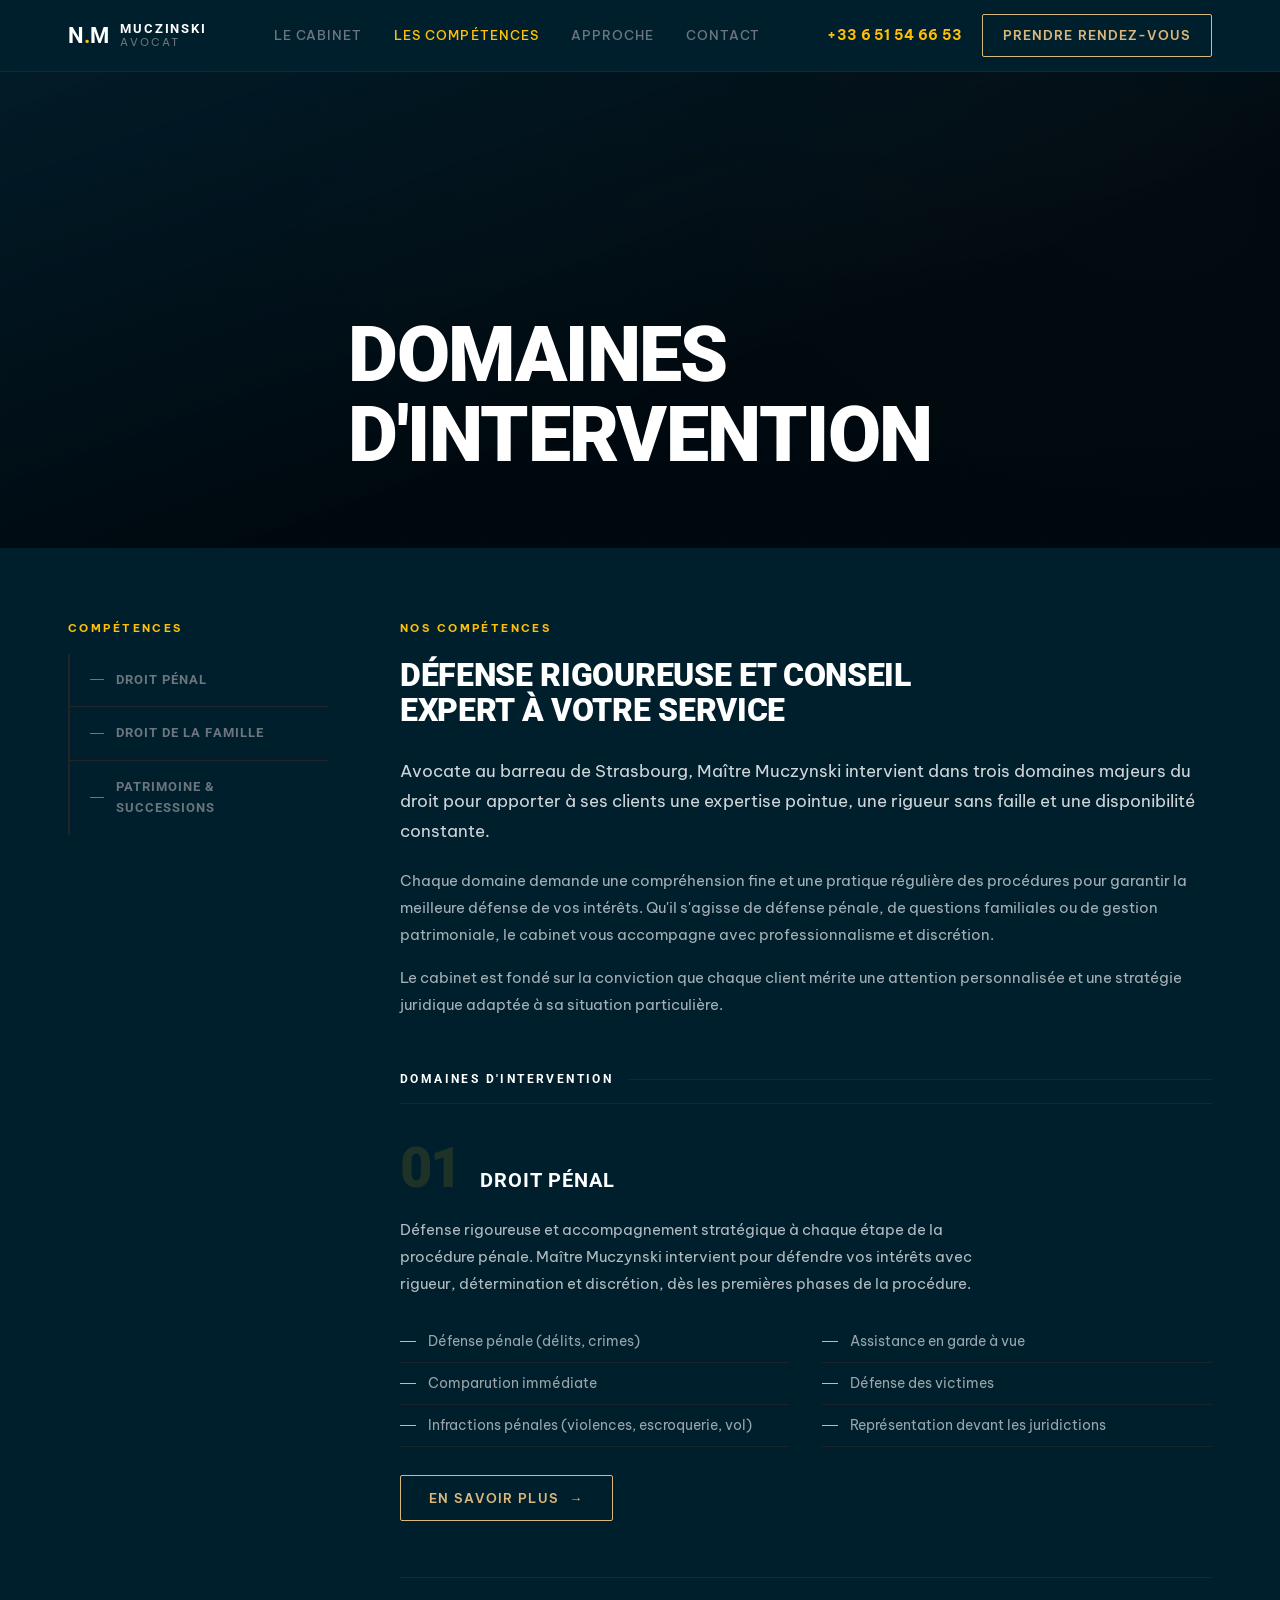
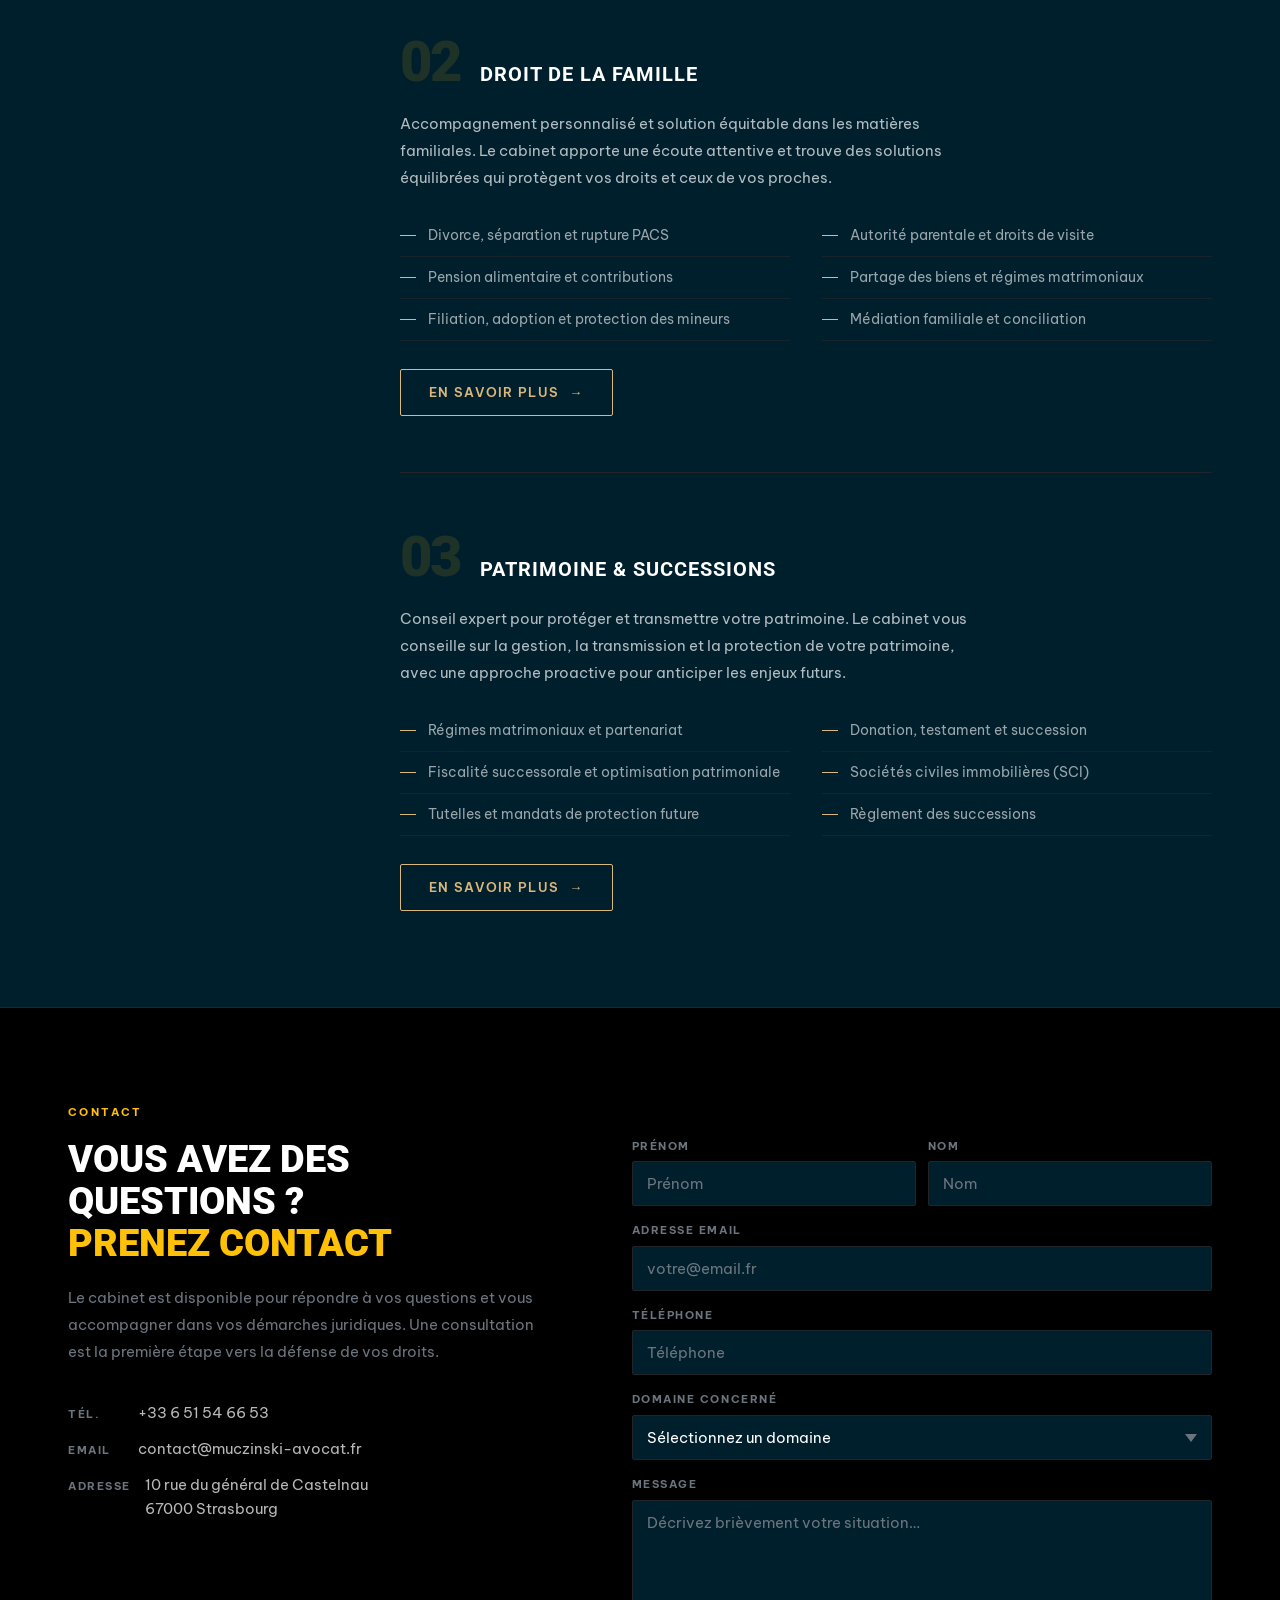
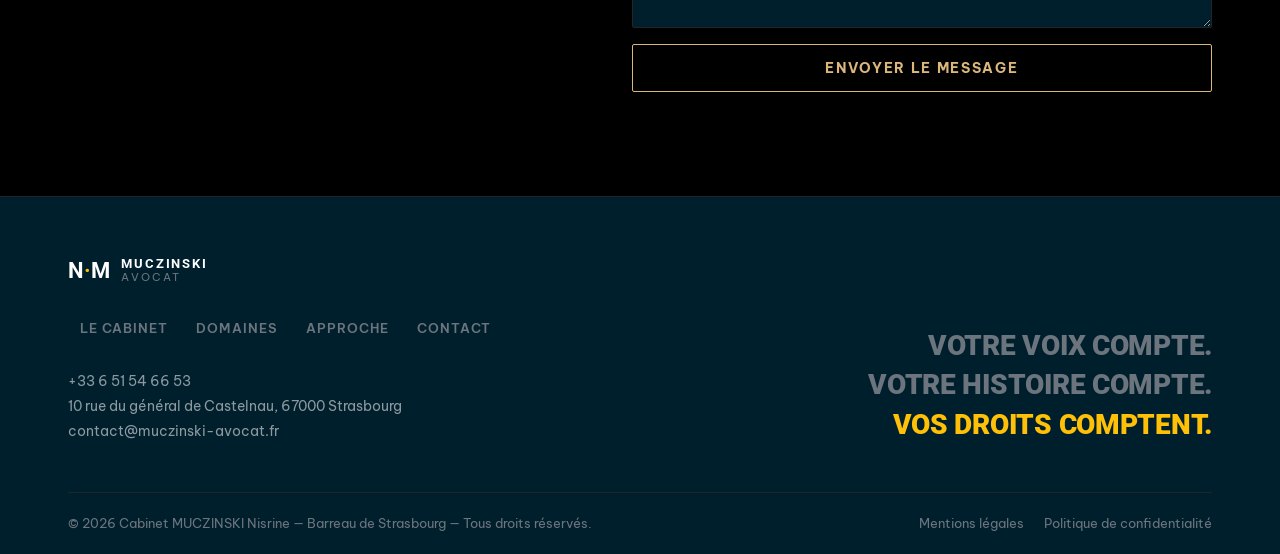
<file: competences.html>
<!DOCTYPE html>
<html lang="fr">
<head>
  <meta charset="UTF-8" />
  <meta name="viewport" content="width=device-width, initial-scale=1.0" />
  <title>Domaines d'Intervention | Maître Muczynski Avocat Strasbourg</title>
  <meta name="description" content="Domaines d'intervention : droit pénal, droit de la famille, patrimoine et successions. Maître Muczynski intervient à Strasbourg. Découvrez nos compétences." />
  <link rel="preconnect" href="https://fonts.googleapis.com" />
  <link rel="preconnect" href="https://fonts.gstatic.com" crossorigin />
  <link href="https://fonts.googleapis.com/css2?family=Be+Vietnam+Pro:ital,wght@0,300;0,400;0,500;0,600;0,700;1,400&family=Roboto:wght@300;400;500;700;900&display=swap" rel="stylesheet" />
  <style>
    /* ============================================
       KOSHIBA DESIGN SYSTEM — Cabinet Muczynski
       ============================================ */

    *, *::before, *::after {
      box-sizing: border-box;
      margin: 0;
      padding: 0;
    }

    :root {
      --bg:      #001f2d;
      --surface: #000000;
      --text:    #ffffff;
      --muted:   #6c757d;
      --accent:  #ffc107;
      --gold:    #dbb77b;
      --border:  #212529;
    }

    html { font-size: 16px; scroll-behavior: smooth; }

    body {
      background: var(--bg);
      color: var(--text);
      font-family: 'Be Vietnam Pro', sans-serif;
      font-size: 1rem;
      line-height: 1.6;
      -webkit-font-smoothing: antialiased;
    }

    a { color: inherit; text-decoration: none; }

    .container {
      max-width: 1200px;
      margin: 0 auto;
      padding: 0 28px;
    }

    /* ===========================
       HEADER
       =========================== */

    .site-header {
      position: fixed;
      top: 0; left: 0; right: 0;
      z-index: 1030;
      background: var(--bg);
      border-bottom: 1px solid var(--border);
    }

    .header-inner {
      display: flex;
      align-items: center;
      justify-content: space-between;
      gap: 24px;
      padding: 14px 0;
    }

    .site-logo {
      display: flex;
      align-items: center;
      gap: 12px;
      flex-shrink: 0;
    }

    .logo-mark {
      font-family: 'Roboto', sans-serif;
      font-size: 1.375rem;
      font-weight: 700;
      letter-spacing: -0.01em;
    }

    .logo-mark .dot { color: var(--accent); }

    .logo-text {
      display: flex;
      flex-direction: column;
      line-height: 1.1;
    }

    .logo-text .name {
      font-family: 'Roboto', sans-serif;
      font-size: 0.8125rem;
      font-weight: 700;
      letter-spacing: 0.14em;
      text-transform: uppercase;
    }

    .logo-text .role {
      font-size: 0.6875rem;
      letter-spacing: 0.2em;
      text-transform: uppercase;
      color: var(--muted);
    }

    .main-nav {
      display: flex;
      align-items: center;
      gap: 4px;
    }

    .main-nav a {
      font-size: 0.8125rem;
      font-weight: 500;
      letter-spacing: 0.08em;
      text-transform: uppercase;
      color: var(--muted);
      padding: 8px 14px;
      border-radius: 2px;
      transition: color 0.3s ease;
    }

    .main-nav a:hover { color: var(--text); }
    .main-nav a.active { color: var(--accent); }

    .header-right {
      display: flex;
      align-items: center;
      gap: 20px;
      flex-shrink: 0;
    }

    .nav-phone {
      font-size: 0.875rem;
      font-weight: 700;
      color: var(--accent);
      letter-spacing: 0.02em;
      white-space: nowrap;
    }

    .btn-rdv {
      display: inline-flex;
      align-items: center;
      padding: 10px 20px;
      border: 1px solid var(--gold);
      color: var(--gold);
      font-size: 0.8125rem;
      font-weight: 600;
      letter-spacing: 0.08em;
      text-transform: uppercase;
      border-radius: 2px;
      white-space: nowrap;
      transition: 0.5s ease-in-out;
    }

    .btn-rdv:hover {
      background: rgba(219, 183, 123, 0.72);
      color: #2a352e;
      border-color: #c7a266;
    }

    .mobile-toggle {
      display: none;
      flex-direction: column;
      gap: 5px;
      background: none;
      border: none;
      cursor: pointer;
      padding: 4px;
    }

    .mobile-toggle span {
      display: block;
      width: 24px;
      height: 2px;
      background: var(--text);
      border-radius: 2px;
      transition: 0.3s ease;
    }

    /* ===========================
       HERO
       =========================== */

    .page-hero {
      position: relative;
      min-height: 487px;
      display: flex;
      align-items: flex-end;
      padding-bottom: 72px;
      margin-top: 61px;
      overflow: hidden;
      background: #061822;
    }

    /* Atmospheric dark background layers */
    .page-hero::before {
      content: '';
      position: absolute;
      inset: 0;
      background:
        linear-gradient(160deg, rgba(0,31,45,0.6) 0%, rgba(0,8,14,0.92) 60%),
        radial-gradient(ellipse at 75% 40%, rgba(219,183,123,0.07) 0%, transparent 55%);
      z-index: 1;
    }

    /* Subtle texture layer */
    .page-hero::after {
      content: '';
      position: absolute;
      inset: 0;
      background-image:
        repeating-linear-gradient(
          90deg,
          rgba(255,255,255,0.012) 0px,
          rgba(255,255,255,0.012) 1px,
          transparent 1px,
          transparent 80px
        ),
        repeating-linear-gradient(
          180deg,
          rgba(255,255,255,0.012) 0px,
          rgba(255,255,255,0.012) 1px,
          transparent 1px,
          transparent 80px
        );
      z-index: 0;
    }

    .hero-glow {
      position: absolute;
      top: 0; right: 0;
      width: 50%;
      height: 100%;
      background: radial-gradient(ellipse at 80% 30%, rgba(219,183,123,0.12) 0%, transparent 60%);
      z-index: 0;
    }

    .hero-content {
      position: relative;
      z-index: 2;
    }

    .hero-content h1 {
      font-family: 'Roboto', sans-serif;
      font-size: clamp(2.75rem, 6vw, 5rem);
      font-weight: 900;
      line-height: 1.05;
      letter-spacing: -0.02em;
      text-transform: uppercase;
      color: var(--text);
    }

    /* ===========================
       LAYOUT: SIDEBAR + CONTENT
       =========================== */

    .layout-section {
      padding: 72px 0 96px;
    }

    .layout-grid {
      display: grid;
      grid-template-columns: 260px 1fr;
      gap: 72px;
      align-items: start;
    }

    /* ===========================
       SIDEBAR
       =========================== */

    .sidebar {
      position: sticky;
      top: 88px;
    }

    .sidebar-label {
      font-size: 0.6875rem;
      font-weight: 700;
      letter-spacing: 0.22em;
      text-transform: uppercase;
      color: var(--accent);
      margin-bottom: 16px;
      display: block;
    }

    .sidebar-nav {
      list-style: none;
      border-left: 2px solid var(--border);
    }

    .sidebar-nav li { border-bottom: 1px solid var(--border); }
    .sidebar-nav li:last-child { border-bottom: none; }

    .sidebar-nav a {
      display: flex;
      align-items: center;
      gap: 12px;
      padding: 16px 20px;
      font-family: 'Roboto', sans-serif;
      font-size: 0.8125rem;
      font-weight: 700;
      letter-spacing: 0.08em;
      text-transform: uppercase;
      color: var(--muted);
      transition: color 0.3s ease, border-left-color 0.3s ease, padding-left 0.3s ease;
      border-left: 2px solid transparent;
      margin-left: -2px;
    }

    .sidebar-nav a::before {
      content: '';
      width: 14px;
      height: 1px;
      background: currentColor;
      flex-shrink: 0;
      transition: width 0.3s ease, background 0.3s ease;
    }

    .sidebar-nav a:hover {
      color: var(--text);
      border-left-color: rgba(219,183,123,0.4);
    }

    .sidebar-nav a:hover::before { width: 20px; }

    /* ===========================
       ARTICLE CONTENT
       =========================== */

    .article-eyebrow {
      display: block;
      font-size: 0.6875rem;
      font-weight: 700;
      letter-spacing: 0.22em;
      text-transform: uppercase;
      color: var(--accent);
      margin-bottom: 20px;
    }

    .article-heading {
      font-family: 'Roboto', sans-serif;
      font-size: clamp(1.625rem, 2.5vw, 2.25rem);
      font-weight: 900;
      line-height: 1.12;
      letter-spacing: -0.01em;
      text-transform: uppercase;
      color: var(--text);
      margin-bottom: 28px;
    }

    .article-lead {
      font-size: 1.0625rem;
      line-height: 1.75;
      color: rgba(255, 255, 255, 0.82);
      margin-bottom: 20px;
    }

    .article-body p {
      font-size: 0.9375rem;
      line-height: 1.8;
      color: rgba(255, 255, 255, 0.65);
      margin-bottom: 16px;
    }

    /* ===========================
       PRACTICE AREA SECTIONS
       =========================== */

    .areas-divider {
      font-family: 'Roboto', sans-serif;
      font-size: 0.75rem;
      font-weight: 700;
      letter-spacing: 0.2em;
      text-transform: uppercase;
      color: var(--text);
      margin: 52px 0 36px;
      padding-bottom: 14px;
      border-bottom: 1px solid var(--border);
      display: flex;
      align-items: center;
      gap: 16px;
    }

    .areas-divider::after {
      content: '';
      flex: 1;
      height: 1px;
      background: var(--border);
    }

    .area-block {
      padding-bottom: 56px;
      margin-bottom: 56px;
      border-bottom: 1px solid var(--border);
    }

    .area-block:last-child {
      border-bottom: none;
      margin-bottom: 0;
      padding-bottom: 0;
    }

    .area-header {
      display: flex;
      align-items: baseline;
      gap: 20px;
      margin-bottom: 20px;
    }

    .area-num {
      font-family: 'Roboto', sans-serif;
      font-size: 3.5rem;
      font-weight: 900;
      line-height: 1;
      color: rgba(255, 193, 7, 0.12);
      letter-spacing: -0.04em;
      flex-shrink: 0;
      min-width: 60px;
    }

    .area-title {
      font-family: 'Roboto', sans-serif;
      font-size: 1.25rem;
      font-weight: 700;
      letter-spacing: 0.05em;
      text-transform: uppercase;
      color: var(--text);
    }

    .area-desc {
      font-size: 0.9375rem;
      line-height: 1.8;
      color: rgba(255, 255, 255, 0.7);
      margin-bottom: 24px;
      max-width: 580px;
    }

    .area-services {
      list-style: none;
      display: grid;
      grid-template-columns: 1fr 1fr;
      gap: 0 32px;
      margin-bottom: 28px;
    }

    .area-services li {
      display: flex;
      align-items: center;
      gap: 12px;
      font-size: 0.875rem;
      line-height: 1.5;
      color: rgba(255, 255, 255, 0.6);
      padding: 10px 0;
      border-bottom: 1px solid rgba(33, 37, 41, 0.8);
    }

    .area-services li::before {
      content: '';
      width: 16px;
      height: 1px;
      background: var(--gold);
      flex-shrink: 0;
    }

    .area-cta {
      display: inline-flex;
      align-items: center;
      gap: 10px;
      padding: 12px 28px;
      border: 1px solid var(--gold);
      color: var(--gold);
      font-size: 0.8125rem;
      font-weight: 600;
      letter-spacing: 0.1em;
      text-transform: uppercase;
      border-radius: 2px;
      transition: 0.5s ease-in-out;
    }

    .area-cta::after { content: '→'; }

    .area-cta:hover {
      background: rgba(219, 183, 123, 0.72);
      color: #2a352e;
      border-color: #c7a266;
    }

    /* ===========================
       CONTACT SECTION
       =========================== */

    .contact-section {
      background: var(--surface);
      border-top: 1px solid var(--border);
      padding: 96px 0 104px;
    }

    .contact-label {
      display: block;
      font-size: 0.6875rem;
      font-weight: 700;
      letter-spacing: 0.22em;
      text-transform: uppercase;
      color: var(--accent);
      margin-bottom: 16px;
    }

    .contact-grid {
      display: grid;
      grid-template-columns: 1fr 1.2fr;
      gap: 80px;
      align-items: start;
    }

    .contact-heading {
      font-family: 'Roboto', sans-serif;
      font-size: clamp(1.75rem, 3vw, 2.75rem);
      font-weight: 900;
      line-height: 1.1;
      text-transform: uppercase;
      color: var(--text);
      margin-bottom: 20px;
    }

    .contact-heading em {
      color: var(--accent);
      font-style: normal;
    }

    .contact-sub {
      font-size: 0.9375rem;
      line-height: 1.8;
      color: var(--muted);
      margin-bottom: 36px;
    }

    .contact-info {
      display: flex;
      flex-direction: column;
      gap: 12px;
    }

    .contact-info-row {
      display: flex;
      gap: 14px;
      align-items: baseline;
      font-size: 0.9375rem;
      color: rgba(255, 255, 255, 0.72);
    }

    .info-label {
      font-size: 0.6875rem;
      font-weight: 700;
      letter-spacing: 0.14em;
      text-transform: uppercase;
      color: var(--muted);
      flex-shrink: 0;
      min-width: 56px;
    }

    .contact-info-row a { transition: color 0.3s; }
    .contact-info-row a:hover { color: var(--accent); }

    /* Form */
    .contact-form {
      display: flex;
      flex-direction: column;
      gap: 16px;
    }

    .form-row {
      display: grid;
      grid-template-columns: 1fr 1fr;
      gap: 12px;
    }

    .form-group {
      display: flex;
      flex-direction: column;
      gap: 6px;
    }

    .form-group label {
      font-size: 0.6875rem;
      font-weight: 700;
      letter-spacing: 0.14em;
      text-transform: uppercase;
      color: var(--muted);
    }

    .form-group input,
    .form-group textarea,
    .form-group select {
      background: var(--bg);
      border: 1px solid var(--border);
      border-radius: 2px;
      padding: 12px 14px;
      color: var(--text);
      font-family: 'Be Vietnam Pro', sans-serif;
      font-size: 0.9375rem;
      transition: border-color 0.15s ease-in-out;
      outline: none;
      width: 100%;
      -webkit-appearance: none;
    }

    .form-group select {
      background-image: url("data:image/svg+xml,%3Csvg xmlns='http://www.w3.org/2000/svg' width='12' height='8' viewBox='0 0 12 8'%3E%3Cpath fill='%236c757d' d='M6 8L0 0h12z'/%3E%3C/svg%3E");
      background-repeat: no-repeat;
      background-position: right 14px center;
      padding-right: 36px;
      cursor: pointer;
    }

    .form-group select option { background: var(--bg); }

    .form-group input:focus,
    .form-group textarea:focus,
    .form-group select:focus { border-color: var(--gold); }

    .form-group input::placeholder,
    .form-group textarea::placeholder { color: var(--muted); }

    .form-group textarea {
      resize: vertical;
      min-height: 128px;
    }

    .btn-submit {
      display: flex;
      align-items: center;
      justify-content: center;
      width: 100%;
      padding: 14px 32px;
      background: transparent;
      border: 1px solid var(--gold);
      color: var(--gold);
      font-family: 'Be Vietnam Pro', sans-serif;
      font-size: 0.875rem;
      font-weight: 700;
      letter-spacing: 0.12em;
      text-transform: uppercase;
      border-radius: 2px;
      cursor: pointer;
      transition: 0.5s ease-in-out;
    }

    .btn-submit:hover {
      background: rgba(219, 183, 123, 0.72);
      color: #2a352e;
      border-color: #c7a266;
    }

    /* ===========================
       FOOTER
       =========================== */

    .site-footer {
      background: var(--bg);
      border-top: 1px solid var(--border);
    }

    .footer-body {
      display: grid;
      grid-template-columns: 1fr 1fr;
      gap: 64px;
      align-items: end;
      padding: 56px 0 48px;
    }

    .footer-left .site-logo { margin-bottom: 24px; }

    .footer-nav {
      display: flex;
      flex-wrap: wrap;
      gap: 4px;
      margin-bottom: 24px;
    }

    .footer-nav a {
      font-size: 0.8125rem;
      font-weight: 600;
      letter-spacing: 0.08em;
      text-transform: uppercase;
      color: var(--muted);
      padding: 6px 12px;
      border-radius: 2px;
      transition: color 0.3s;
    }

    .footer-nav a:hover { color: var(--text); }

    .footer-contact p {
      font-size: 0.875rem;
      line-height: 1.8;
      color: rgba(255, 255, 255, 0.55);
    }

    .footer-contact a { transition: color 0.3s; }
    .footer-contact a:hover { color: var(--accent); }

    .footer-tagline {
      text-align: right;
    }

    .footer-tagline .line {
      display: block;
      font-family: 'Roboto', sans-serif;
      font-size: clamp(1.25rem, 2.2vw, 1.875rem);
      font-weight: 900;
      letter-spacing: -0.01em;
      text-transform: uppercase;
      color: var(--muted);
      line-height: 1.4;
    }

    .footer-tagline .line.accent { color: var(--accent); }

    .footer-bottom {
      border-top: 1px solid var(--border);
      padding: 20px 0;
      display: flex;
      align-items: center;
      justify-content: space-between;
      gap: 16px;
    }

    .footer-bottom p {
      font-size: 0.8125rem;
      color: var(--muted);
    }

    .footer-legal {
      display: flex;
      gap: 20px;
    }

    .footer-legal a {
      font-size: 0.8125rem;
      color: var(--muted);
      transition: color 0.3s;
    }

    .footer-legal a:hover { color: var(--text); }

    /* ===========================
       SCROLL REVEAL
       =========================== */

    .reveal {
      opacity: 0;
      transform: translateY(28px);
      transition: opacity 0.6s ease-out, transform 0.6s ease-out;
    }

    .reveal.visible {
      opacity: 1;
      transform: translateY(0);
    }

    .reveal-delay-1 { transition-delay: 0.1s; }
    .reveal-delay-2 { transition-delay: 0.2s; }
    .reveal-delay-3 { transition-delay: 0.3s; }

    /* ===========================
       RESPONSIVE
       =========================== */

    @media (max-width: 991px) {
      .layout-grid {
        grid-template-columns: 1fr;
        gap: 48px;
      }

      .sidebar {
        position: static;
      }

      .sidebar-nav {
        display: flex;
        flex-wrap: wrap;
        border-left: none;
        border-top: 1px solid var(--border);
        border-bottom: 1px solid var(--border);
      }

      .sidebar-nav li { border-bottom: none; border-right: 1px solid var(--border); }

      .sidebar-nav a { padding: 12px 16px; }

      .contact-grid {
        grid-template-columns: 1fr;
        gap: 48px;
      }

      .footer-body {
        grid-template-columns: 1fr;
        gap: 36px;
      }

      .footer-tagline { text-align: left; }
    }

    @media (max-width: 768px) {
      .main-nav,
      .nav-phone,
      .btn-rdv { display: none; }

      .mobile-toggle { display: flex; }

      .area-services { grid-template-columns: 1fr; }

      .form-row { grid-template-columns: 1fr; }

      .footer-bottom {
        flex-direction: column;
        align-items: flex-start;
        gap: 12px;
      }
    }

    @media (max-width: 575px) {
      .container { padding: 0 20px; }
    }

    /* Mobile nav open state */
    .main-nav.open {
      display: flex !important;
      flex-direction: column;
      position: fixed;
      top: 61px; left: 0; right: 0;
      background: var(--bg);
      border-bottom: 1px solid var(--border);
      padding: 20px 28px 28px;
      gap: 4px;
      z-index: 1020;
    }

    .main-nav.open a { padding: 12px 0; }

    @media (prefers-reduced-motion: reduce) {
      *, *::before, *::after {
        animation-duration: 0.01ms !important;
        transition-duration: 0.01ms !important;
      }
    }
  </style>
</head>
<body>

  <!-- ========================
       HEADER
       ======================== -->
  <header class="site-header" id="header">
    <div class="container">
      <div class="header-inner">

        <a class="site-logo" href="index.html">
          <span class="logo-mark">N<span class="dot">.</span>M</span>
          <span class="logo-text">
            <span class="name">Muczinski</span>
            <span class="role">Avocat</span>
          </span>
        </a>

        <nav class="main-nav" id="main-nav">
          <a href="index.html#cabinet">Le Cabinet</a>
          <a href="competences.html" class="active">Les Compétences</a>
          <a href="index.html#approach">Approche</a>
          <a href="index.html#contact">Contact</a>
        </nav>

        <div class="header-right">
          <span class="nav-phone">+33 6 51 54 66 53</span>
          <a class="btn-rdv" href="index.html#contact">Prendre Rendez-vous</a>
          <button class="mobile-toggle" id="mobile-toggle" aria-label="Menu" aria-expanded="false">
            <span></span><span></span><span></span>
          </button>
        </div>

      </div>
    </div>
  </header>

  <!-- ========================
       HERO
       ======================== -->
  <section class="page-hero">
    <div class="hero-glow"></div>
    <div class="container">
      <div class="hero-content">
        <h1>Domaines<br>d'Intervention</h1>
      </div>
    </div>
  </section>

  <!-- ========================
       MAIN — SIDEBAR + CONTENT
       ======================== -->
  <main>
    <section class="layout-section">
      <div class="container">
        <div class="layout-grid">

          <!-- SIDEBAR -->
          <aside class="sidebar">
            <span class="sidebar-label">Compétences</span>
            <ul class="sidebar-nav">
              <li><a href="droit-penal.html">Droit Pénal</a></li>
              <li><a href="droit-famille.html">Droit de la Famille</a></li>
              <li><a href="patrimoine-successions.html">Patrimoine &amp; Successions</a></li>
            </ul>
          </aside>

          <!-- ARTICLE -->
          <article>

            <span class="article-eyebrow reveal">Nos Compétences</span>

            <h2 class="article-heading reveal reveal-delay-1">
              Défense rigoureuse et conseil<br>expert à votre service
            </h2>

            <p class="article-lead reveal reveal-delay-2">
              Avocate au barreau de Strasbourg, Maître Muczynski intervient dans trois domaines majeurs du droit pour apporter à ses clients une expertise pointue, une rigueur sans faille et une disponibilité constante.
            </p>

            <div class="article-body reveal reveal-delay-3">
              <p>
                Chaque domaine demande une compréhension fine et une pratique régulière des procédures pour garantir la meilleure défense de vos intérêts. Qu'il s'agisse de défense pénale, de questions familiales ou de gestion patrimoniale, le cabinet vous accompagne avec professionnalisme et discrétion.
              </p>
              <p>
                Le cabinet est fondé sur la conviction que chaque client mérite une attention personnalisée et une stratégie juridique adaptée à sa situation particulière.
              </p>
            </div>

            <!-- AREAS DIVIDER -->
            <div class="areas-divider reveal">Domaines d'intervention</div>

            <!-- ——— DROIT PÉNAL ——— -->
            <div class="area-block reveal">
              <div class="area-header">
                <span class="area-num">01</span>
                <h3 class="area-title">Droit Pénal</h3>
              </div>
              <p class="area-desc">
                Défense rigoureuse et accompagnement stratégique à chaque étape de la procédure pénale. Maître Muczynski intervient pour défendre vos intérêts avec rigueur, détermination et discrétion, dès les premières phases de la procédure.
              </p>
              <ul class="area-services">
                <li>Défense pénale (délits, crimes)</li>
                <li>Assistance en garde à vue</li>
                <li>Comparution immédiate</li>
                <li>Défense des victimes</li>
                <li>Infractions pénales (violences, escroquerie, vol)</li>
                <li>Représentation devant les juridictions</li>
              </ul>
              <a href="droit-penal.html" class="area-cta">En savoir plus</a>
            </div>

            <!-- ——— DROIT DE LA FAMILLE ——— -->
            <div class="area-block reveal">
              <div class="area-header">
                <span class="area-num">02</span>
                <h3 class="area-title">Droit de la Famille</h3>
              </div>
              <p class="area-desc">
                Accompagnement personnalisé et solution équitable dans les matières familiales. Le cabinet apporte une écoute attentive et trouve des solutions équilibrées qui protègent vos droits et ceux de vos proches.
              </p>
              <ul class="area-services">
                <li>Divorce, séparation et rupture PACS</li>
                <li>Autorité parentale et droits de visite</li>
                <li>Pension alimentaire et contributions</li>
                <li>Partage des biens et régimes matrimoniaux</li>
                <li>Filiation, adoption et protection des mineurs</li>
                <li>Médiation familiale et conciliation</li>
              </ul>
              <a href="droit-famille.html" class="area-cta">En savoir plus</a>
            </div>

            <!-- ——— PATRIMOINE & SUCCESSIONS ——— -->
            <div class="area-block reveal">
              <div class="area-header">
                <span class="area-num">03</span>
                <h3 class="area-title">Patrimoine &amp; Successions</h3>
              </div>
              <p class="area-desc">
                Conseil expert pour protéger et transmettre votre patrimoine. Le cabinet vous conseille sur la gestion, la transmission et la protection de votre patrimoine, avec une approche proactive pour anticiper les enjeux futurs.
              </p>
              <ul class="area-services">
                <li>Régimes matrimoniaux et partenariat</li>
                <li>Donation, testament et succession</li>
                <li>Fiscalité successorale et optimisation patrimoniale</li>
                <li>Sociétés civiles immobilières (SCI)</li>
                <li>Tutelles et mandats de protection future</li>
                <li>Règlement des successions</li>
              </ul>
              <a href="patrimoine-successions.html" class="area-cta">En savoir plus</a>
            </div>

          </article>

        </div>
      </div>
    </section>
  </main>

  <!-- ========================
       CONTACT
       ======================== -->
  <section class="contact-section">
    <div class="container">

      <span class="contact-label reveal">Contact</span>

      <div class="contact-grid">

        <div class="contact-left reveal">
          <h2 class="contact-heading">
            Vous avez des questions ?<br>
            <em>Prenez contact</em>
          </h2>
          <p class="contact-sub">
            Le cabinet est disponible pour répondre à vos questions et vous accompagner dans vos démarches juridiques. Une consultation est la première étape vers la défense de vos droits.
          </p>
          <div class="contact-info">
            <div class="contact-info-row">
              <span class="info-label">Tél.</span>
              <span>+33 6 51 54 66 53</span>
            </div>
            <div class="contact-info-row">
              <span class="info-label">Email</span>
              <a href="mailto:contact@muczinski-avocat.fr">contact@muczinski-avocat.fr</a>
            </div>
            <div class="contact-info-row">
              <span class="info-label">Adresse</span>
              <span>10 rue du général de Castelnau<br>67000 Strasbourg</span>
            </div>
          </div>
        </div>

        <form class="contact-form reveal reveal-delay-1" action="index.html#contact" method="GET">
          <div class="form-row">
            <div class="form-group">
              <label for="prenom">Prénom</label>
              <input type="text" id="prenom" name="prenom" placeholder="Prénom" autocomplete="given-name" />
            </div>
            <div class="form-group">
              <label for="nom">Nom</label>
              <input type="text" id="nom" name="nom" placeholder="Nom" autocomplete="family-name" />
            </div>
          </div>
          <div class="form-group">
            <label for="email">Adresse email</label>
            <input type="email" id="email" name="email" placeholder="votre@email.fr" autocomplete="email" />
          </div>
          <div class="form-group">
            <label for="telephone">Téléphone</label>
            <input type="tel" id="telephone" name="telephone" placeholder="Téléphone" autocomplete="tel" />
          </div>
          <div class="form-group">
            <label for="domaine">Domaine concerné</label>
            <select id="domaine" name="domaine">
              <option value="" disabled selected>Sélectionnez un domaine</option>
              <option value="penal">Droit Pénal</option>
              <option value="famille">Droit de la Famille</option>
              <option value="patrimoine">Patrimoine &amp; Successions</option>
              <option value="autre">Autre</option>
            </select>
          </div>
          <div class="form-group">
            <label for="message">Message</label>
            <textarea id="message" name="message" placeholder="Décrivez brièvement votre situation…"></textarea>
          </div>
          <button type="submit" class="btn-submit">Envoyer le message</button>
        </form>

      </div>
    </div>
  </section>

  <!-- ========================
       FOOTER
       ======================== -->
  <footer class="site-footer" id="footer">
    <div class="container">

      <div class="footer-body">

        <div class="footer-left">
          <a class="site-logo" href="index.html">
            <span class="logo-mark">N<span class="dot">·</span>M</span>
            <span class="logo-text">
              <span class="name">Muczinski</span>
              <span class="role">Avocat</span>
            </span>
          </a>
          <nav class="footer-nav">
            <a href="index.html#cabinet">Le Cabinet</a>
            <a href="competences.html">Domaines</a>
            <a href="index.html#approach">Approche</a>
            <a href="index.html#contact">Contact</a>
          </nav>
          <div class="footer-contact">
            <p>+33 6 51 54 66 53</p>
            <p>10 rue du général de Castelnau, 67000 Strasbourg</p>
            <p><a href="mailto:contact@muczinski-avocat.fr">contact@muczinski-avocat.fr</a></p>
          </div>
        </div>

        <div class="footer-tagline">
          <span class="line">Votre voix compte.</span>
          <span class="line">Votre histoire compte.</span>
          <span class="line accent">Vos droits comptent.</span>
        </div>

      </div>

      <div class="footer-bottom">
        <p>© <span id="year"></span> Cabinet MUCZINSKI Nisrine — Barreau de Strasbourg — Tous droits réservés.</p>
        <div class="footer-legal">
          <a href="#">Mentions légales</a>
          <a href="#">Politique de confidentialité</a>
        </div>
      </div>

    </div>
  </footer>

  <script>
    document.getElementById('year').textContent = new Date().getFullYear();

    // Scroll reveal
    const reveals = document.querySelectorAll('.reveal');
    const revealObserver = new IntersectionObserver((entries) => {
      entries.forEach(entry => {
        if (entry.isIntersecting) {
          entry.target.classList.add('visible');
        }
      });
    }, { threshold: 0.08, rootMargin: '0px 0px -32px 0px' });
    reveals.forEach(el => revealObserver.observe(el));

    // Mobile nav toggle
    const toggle = document.getElementById('mobile-toggle');
    const nav = document.getElementById('main-nav');
    if (toggle && nav) {
      toggle.addEventListener('click', () => {
        const open = nav.classList.toggle('open');
        toggle.setAttribute('aria-expanded', open);
      });
    }
  </script>

</body>
</html>
</file>
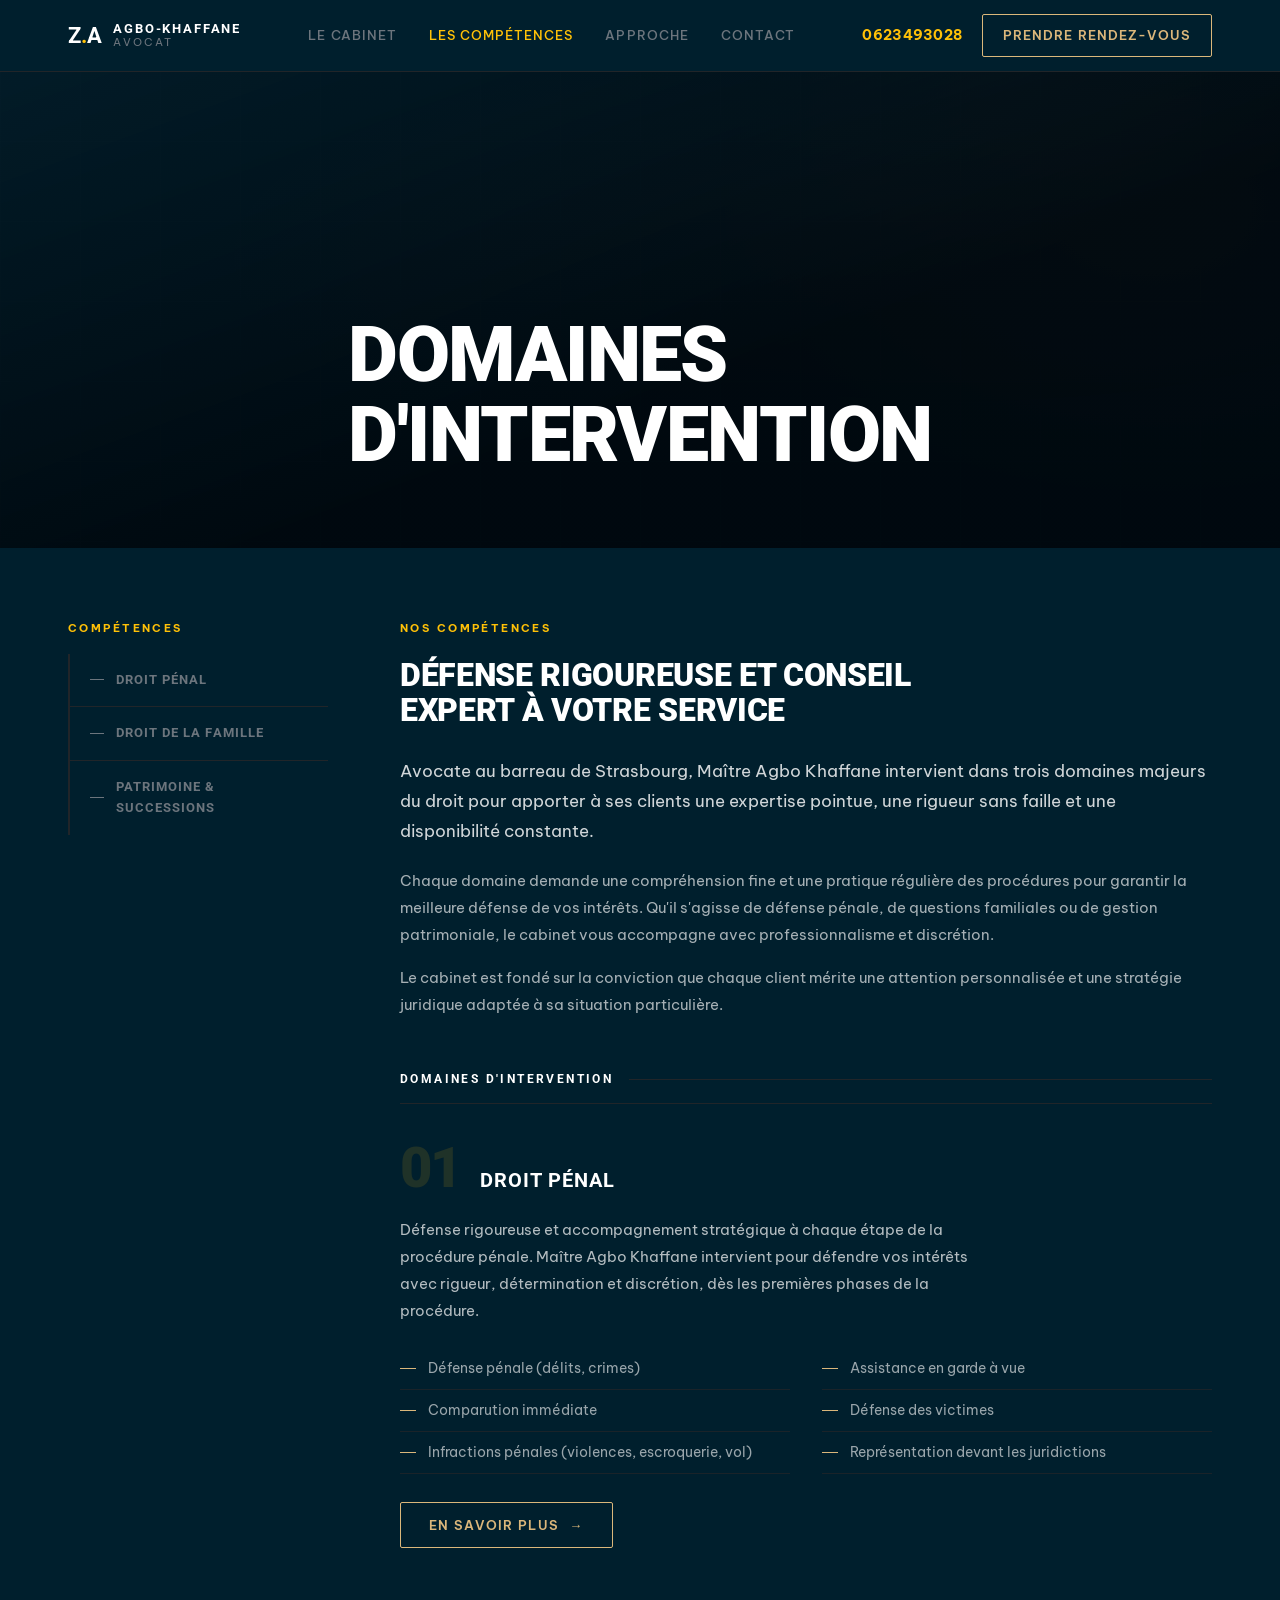
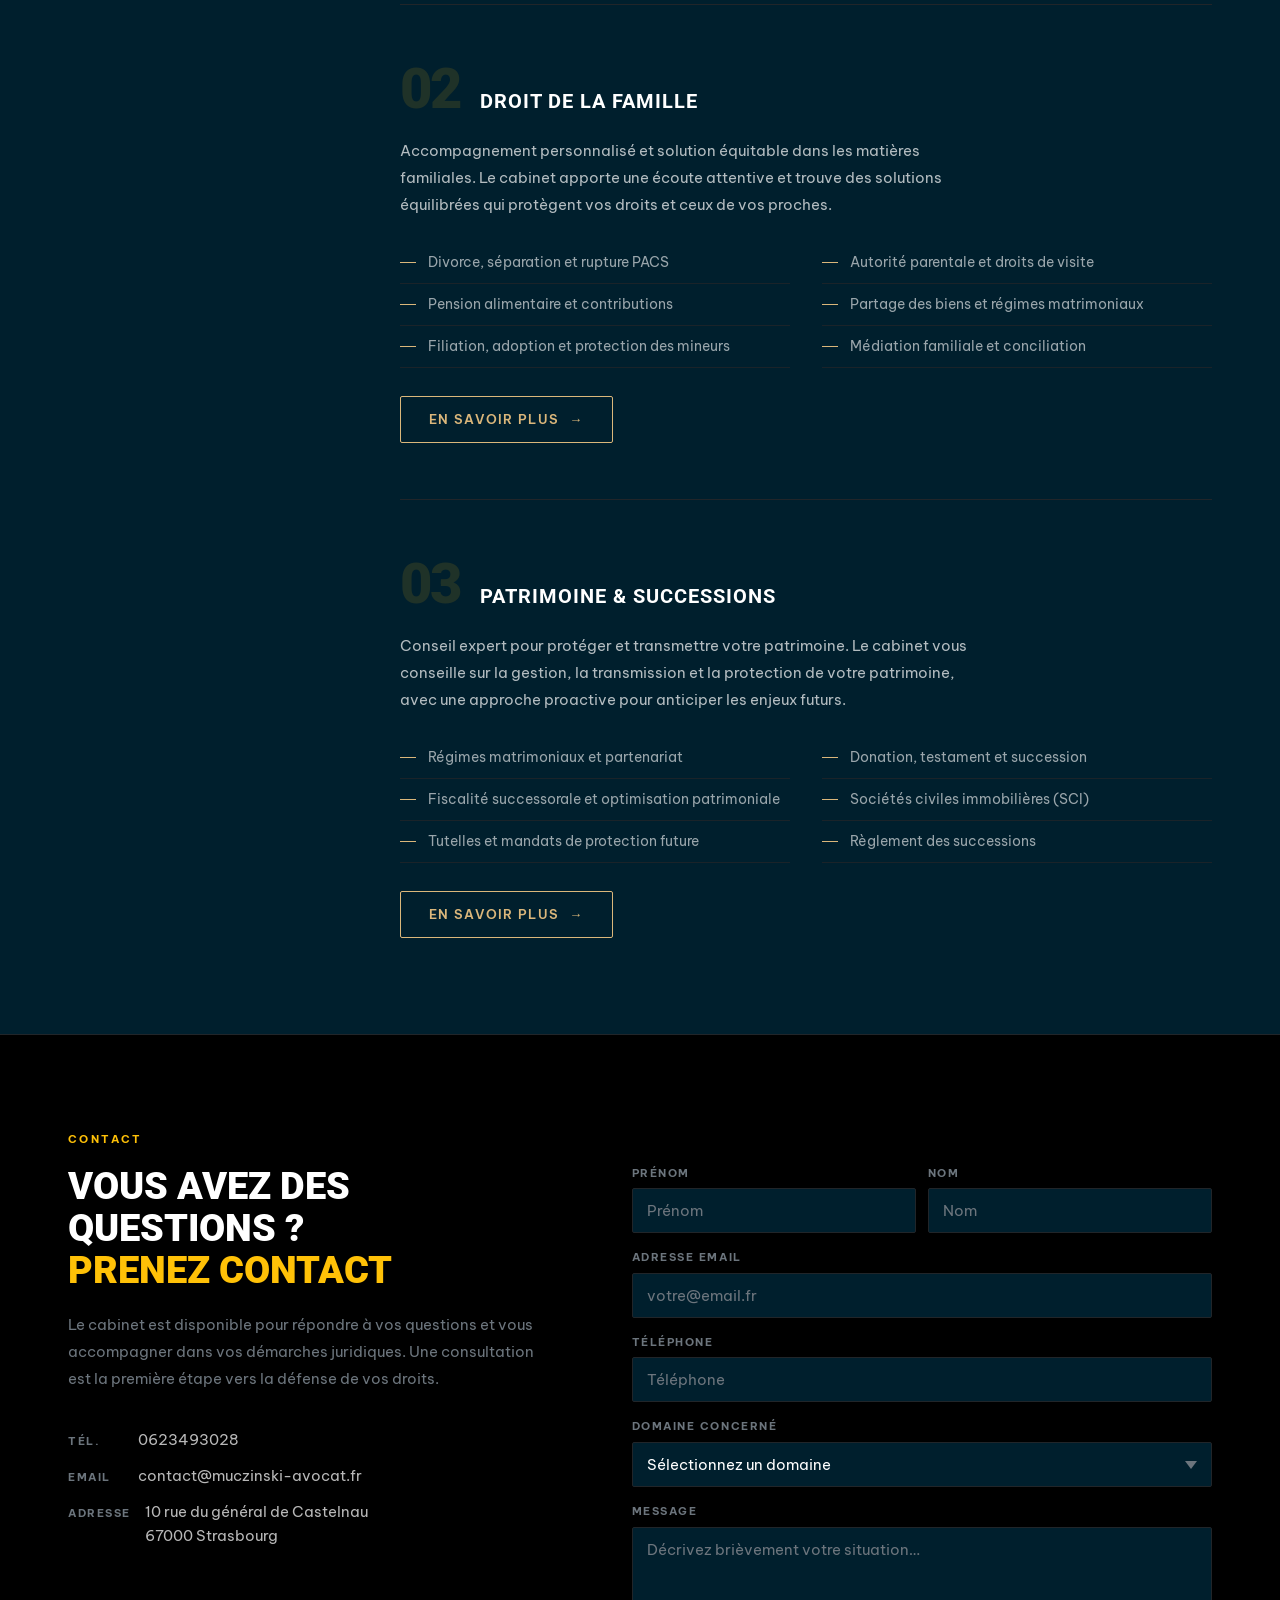
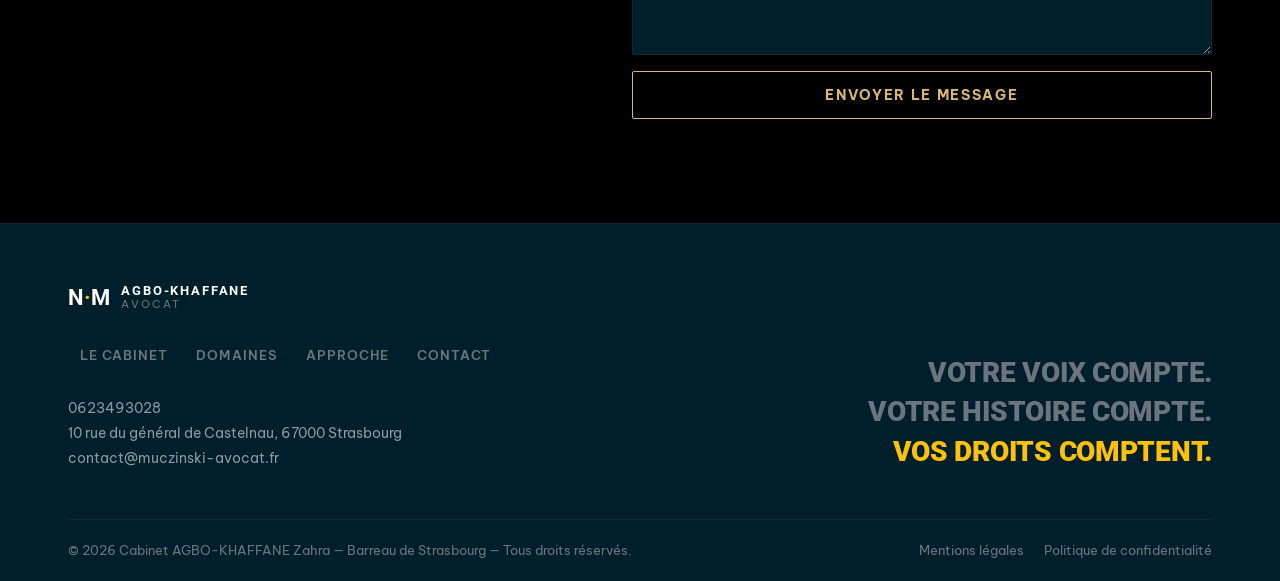
<file: zahra-agbo-khaffane/competences.html>
<!DOCTYPE html>
<html lang="fr">
<head>
  <meta charset="UTF-8" />
  <meta name="viewport" content="width=device-width, initial-scale=1.0" />
  <title>Domaines d'Intervention | Maître Agbo Khaffane Avocat Strasbourg</title>
  <meta name="description" content="Domaines d'intervention : droit pénal, droit de la famille, patrimoine et successions. Maître Agbo Khaffane intervient à Strasbourg. Découvrez nos compétences." />
  <link rel="preconnect" href="https://fonts.googleapis.com" />
  <link rel="preconnect" href="https://fonts.gstatic.com" crossorigin />
  <link href="https://fonts.googleapis.com/css2?family=Be+Vietnam+Pro:ital,wght@0,300;0,400;0,500;0,600;0,700;1,400&family=Roboto:wght@300;400;500;700;900&display=swap" rel="stylesheet" />
  <style>
    /* ============================================
       KOSHIBA DESIGN SYSTEM — Cabinet AGBO-KHAFFANE
       ============================================ */

    *, *::before, *::after {
      box-sizing: border-box;
      margin: 0;
      padding: 0;
    }

    :root {
      --bg:      #001f2d;
      --surface: #000000;
      --text:    #ffffff;
      --muted:   #6c757d;
      --accent:  #ffc107;
      --gold:    #dbb77b;
      --border:  #212529;
    }

    html { font-size: 16px; scroll-behavior: smooth; }

    body {
      background: var(--bg);
      color: var(--text);
      font-family: 'Be Vietnam Pro', sans-serif;
      font-size: 1rem;
      line-height: 1.6;
      -webkit-font-smoothing: antialiased;
    }

    a { color: inherit; text-decoration: none; }

    .container {
      max-width: 1200px;
      margin: 0 auto;
      padding: 0 28px;
    }

    /* ===========================
       HEADER
       =========================== */

    .site-header {
      position: fixed;
      top: 0; left: 0; right: 0;
      z-index: 1030;
      background: var(--bg);
      border-bottom: 1px solid var(--border);
    }

    .header-inner {
      display: flex;
      align-items: center;
      justify-content: space-between;
      gap: 24px;
      padding: 14px 0;
    }

    .site-logo {
      display: flex;
      align-items: center;
      gap: 12px;
      flex-shrink: 0;
    }

    .logo-mark {
      font-family: 'Roboto', sans-serif;
      font-size: 1.375rem;
      font-weight: 700;
      letter-spacing: -0.01em;
    }

    .logo-mark .dot { color: var(--accent); }

    .logo-text {
      display: flex;
      flex-direction: column;
      line-height: 1.1;
    }

    .logo-text .name {
      font-family: 'Roboto', sans-serif;
      font-size: 0.8125rem;
      font-weight: 700;
      letter-spacing: 0.14em;
      text-transform: uppercase;
    }

    .logo-text .role {
      font-size: 0.6875rem;
      letter-spacing: 0.2em;
      text-transform: uppercase;
      color: var(--muted);
    }

    .main-nav {
      display: flex;
      align-items: center;
      gap: 4px;
    }

    .main-nav a {
      font-size: 0.8125rem;
      font-weight: 500;
      letter-spacing: 0.08em;
      text-transform: uppercase;
      color: var(--muted);
      padding: 8px 14px;
      border-radius: 2px;
      transition: color 0.3s ease;
    }

    .main-nav a:hover { color: var(--text); }
    .main-nav a.active { color: var(--accent); }

    .header-right {
      display: flex;
      align-items: center;
      gap: 20px;
      flex-shrink: 0;
    }

    .nav-phone {
      font-size: 0.875rem;
      font-weight: 700;
      color: var(--accent);
      letter-spacing: 0.02em;
      white-space: nowrap;
    }

    .btn-rdv {
      display: inline-flex;
      align-items: center;
      padding: 10px 20px;
      border: 1px solid var(--gold);
      color: var(--gold);
      font-size: 0.8125rem;
      font-weight: 600;
      letter-spacing: 0.08em;
      text-transform: uppercase;
      border-radius: 2px;
      white-space: nowrap;
      transition: 0.5s ease-in-out;
    }

    .btn-rdv:hover {
      background: rgba(219, 183, 123, 0.72);
      color: #2a352e;
      border-color: #c7a266;
    }

    .mobile-toggle {
      display: none;
      flex-direction: column;
      gap: 5px;
      background: none;
      border: none;
      cursor: pointer;
      padding: 4px;
    }

    .mobile-toggle span {
      display: block;
      width: 24px;
      height: 2px;
      background: var(--text);
      border-radius: 2px;
      transition: 0.3s ease;
    }

    /* ===========================
       HERO
       =========================== */

    .page-hero {
      position: relative;
      min-height: 487px;
      display: flex;
      align-items: flex-end;
      padding-bottom: 72px;
      margin-top: 61px;
      overflow: hidden;
      background: #061822;
    }

    /* Atmospheric dark background layers */
    .page-hero::before {
      content: '';
      position: absolute;
      inset: 0;
      background:
        linear-gradient(160deg, rgba(0,31,45,0.6) 0%, rgba(0,8,14,0.92) 60%),
        radial-gradient(ellipse at 75% 40%, rgba(219,183,123,0.07) 0%, transparent 55%);
      z-index: 1;
    }

    /* Subtle texture layer */
    .page-hero::after {
      content: '';
      position: absolute;
      inset: 0;
      background-image:
        repeating-linear-gradient(
          90deg,
          rgba(255,255,255,0.012) 0px,
          rgba(255,255,255,0.012) 1px,
          transparent 1px,
          transparent 80px
        ),
        repeating-linear-gradient(
          180deg,
          rgba(255,255,255,0.012) 0px,
          rgba(255,255,255,0.012) 1px,
          transparent 1px,
          transparent 80px
        );
      z-index: 0;
    }

    .hero-glow {
      position: absolute;
      top: 0; right: 0;
      width: 50%;
      height: 100%;
      background: radial-gradient(ellipse at 80% 30%, rgba(219,183,123,0.12) 0%, transparent 60%);
      z-index: 0;
    }

    .hero-content {
      position: relative;
      z-index: 2;
    }

    .hero-content h1 {
      font-family: 'Roboto', sans-serif;
      font-size: clamp(2.75rem, 6vw, 5rem);
      font-weight: 900;
      line-height: 1.05;
      letter-spacing: -0.02em;
      text-transform: uppercase;
      color: var(--text);
    }

    /* ===========================
       LAYOUT: SIDEBAR + CONTENT
       =========================== */

    .layout-section {
      padding: 72px 0 96px;
    }

    .layout-grid {
      display: grid;
      grid-template-columns: 260px 1fr;
      gap: 72px;
      align-items: start;
    }

    /* ===========================
       SIDEBAR
       =========================== */

    .sidebar {
      position: sticky;
      top: 88px;
    }

    .sidebar-label {
      font-size: 0.6875rem;
      font-weight: 700;
      letter-spacing: 0.22em;
      text-transform: uppercase;
      color: var(--accent);
      margin-bottom: 16px;
      display: block;
    }

    .sidebar-nav {
      list-style: none;
      border-left: 2px solid var(--border);
    }

    .sidebar-nav li { border-bottom: 1px solid var(--border); }
    .sidebar-nav li:last-child { border-bottom: none; }

    .sidebar-nav a {
      display: flex;
      align-items: center;
      gap: 12px;
      padding: 16px 20px;
      font-family: 'Roboto', sans-serif;
      font-size: 0.8125rem;
      font-weight: 700;
      letter-spacing: 0.08em;
      text-transform: uppercase;
      color: var(--muted);
      transition: color 0.3s ease, border-left-color 0.3s ease, padding-left 0.3s ease;
      border-left: 2px solid transparent;
      margin-left: -2px;
    }

    .sidebar-nav a::before {
      content: '';
      width: 14px;
      height: 1px;
      background: currentColor;
      flex-shrink: 0;
      transition: width 0.3s ease, background 0.3s ease;
    }

    .sidebar-nav a:hover {
      color: var(--text);
      border-left-color: rgba(219,183,123,0.4);
    }

    .sidebar-nav a:hover::before { width: 20px; }

    /* ===========================
       ARTICLE CONTENT
       =========================== */

    .article-eyebrow {
      display: block;
      font-size: 0.6875rem;
      font-weight: 700;
      letter-spacing: 0.22em;
      text-transform: uppercase;
      color: var(--accent);
      margin-bottom: 20px;
    }

    .article-heading {
      font-family: 'Roboto', sans-serif;
      font-size: clamp(1.625rem, 2.5vw, 2.25rem);
      font-weight: 900;
      line-height: 1.12;
      letter-spacing: -0.01em;
      text-transform: uppercase;
      color: var(--text);
      margin-bottom: 28px;
    }

    .article-lead {
      font-size: 1.0625rem;
      line-height: 1.75;
      color: rgba(255, 255, 255, 0.82);
      margin-bottom: 20px;
    }

    .article-body p {
      font-size: 0.9375rem;
      line-height: 1.8;
      color: rgba(255, 255, 255, 0.65);
      margin-bottom: 16px;
    }

    /* ===========================
       PRACTICE AREA SECTIONS
       =========================== */

    .areas-divider {
      font-family: 'Roboto', sans-serif;
      font-size: 0.75rem;
      font-weight: 700;
      letter-spacing: 0.2em;
      text-transform: uppercase;
      color: var(--text);
      margin: 52px 0 36px;
      padding-bottom: 14px;
      border-bottom: 1px solid var(--border);
      display: flex;
      align-items: center;
      gap: 16px;
    }

    .areas-divider::after {
      content: '';
      flex: 1;
      height: 1px;
      background: var(--border);
    }

    .area-block {
      padding-bottom: 56px;
      margin-bottom: 56px;
      border-bottom: 1px solid var(--border);
    }

    .area-block:last-child {
      border-bottom: none;
      margin-bottom: 0;
      padding-bottom: 0;
    }

    .area-header {
      display: flex;
      align-items: baseline;
      gap: 20px;
      margin-bottom: 20px;
    }

    .area-num {
      font-family: 'Roboto', sans-serif;
      font-size: 3.5rem;
      font-weight: 900;
      line-height: 1;
      color: rgba(255, 193, 7, 0.12);
      letter-spacing: -0.04em;
      flex-shrink: 0;
      min-width: 60px;
    }

    .area-title {
      font-family: 'Roboto', sans-serif;
      font-size: 1.25rem;
      font-weight: 700;
      letter-spacing: 0.05em;
      text-transform: uppercase;
      color: var(--text);
    }

    .area-desc {
      font-size: 0.9375rem;
      line-height: 1.8;
      color: rgba(255, 255, 255, 0.7);
      margin-bottom: 24px;
      max-width: 580px;
    }

    .area-services {
      list-style: none;
      display: grid;
      grid-template-columns: 1fr 1fr;
      gap: 0 32px;
      margin-bottom: 28px;
    }

    .area-services li {
      display: flex;
      align-items: center;
      gap: 12px;
      font-size: 0.875rem;
      line-height: 1.5;
      color: rgba(255, 255, 255, 0.6);
      padding: 10px 0;
      border-bottom: 1px solid rgba(33, 37, 41, 0.8);
    }

    .area-services li::before {
      content: '';
      width: 16px;
      height: 1px;
      background: var(--gold);
      flex-shrink: 0;
    }

    .area-cta {
      display: inline-flex;
      align-items: center;
      gap: 10px;
      padding: 12px 28px;
      border: 1px solid var(--gold);
      color: var(--gold);
      font-size: 0.8125rem;
      font-weight: 600;
      letter-spacing: 0.1em;
      text-transform: uppercase;
      border-radius: 2px;
      transition: 0.5s ease-in-out;
    }

    .area-cta::after { content: '→'; }

    .area-cta:hover {
      background: rgba(219, 183, 123, 0.72);
      color: #2a352e;
      border-color: #c7a266;
    }

    /* ===========================
       CONTACT SECTION
       =========================== */

    .contact-section {
      background: var(--surface);
      border-top: 1px solid var(--border);
      padding: 96px 0 104px;
    }

    .contact-label {
      display: block;
      font-size: 0.6875rem;
      font-weight: 700;
      letter-spacing: 0.22em;
      text-transform: uppercase;
      color: var(--accent);
      margin-bottom: 16px;
    }

    .contact-grid {
      display: grid;
      grid-template-columns: 1fr 1.2fr;
      gap: 80px;
      align-items: start;
    }

    .contact-heading {
      font-family: 'Roboto', sans-serif;
      font-size: clamp(1.75rem, 3vw, 2.75rem);
      font-weight: 900;
      line-height: 1.1;
      text-transform: uppercase;
      color: var(--text);
      margin-bottom: 20px;
    }

    .contact-heading em {
      color: var(--accent);
      font-style: normal;
    }

    .contact-sub {
      font-size: 0.9375rem;
      line-height: 1.8;
      color: var(--muted);
      margin-bottom: 36px;
    }

    .contact-info {
      display: flex;
      flex-direction: column;
      gap: 12px;
    }

    .contact-info-row {
      display: flex;
      gap: 14px;
      align-items: baseline;
      font-size: 0.9375rem;
      color: rgba(255, 255, 255, 0.72);
    }

    .info-label {
      font-size: 0.6875rem;
      font-weight: 700;
      letter-spacing: 0.14em;
      text-transform: uppercase;
      color: var(--muted);
      flex-shrink: 0;
      min-width: 56px;
    }

    .contact-info-row a { transition: color 0.3s; }
    .contact-info-row a:hover { color: var(--accent); }

    /* Form */
    .contact-form {
      display: flex;
      flex-direction: column;
      gap: 16px;
    }

    .form-row {
      display: grid;
      grid-template-columns: 1fr 1fr;
      gap: 12px;
    }

    .form-group {
      display: flex;
      flex-direction: column;
      gap: 6px;
    }

    .form-group label {
      font-size: 0.6875rem;
      font-weight: 700;
      letter-spacing: 0.14em;
      text-transform: uppercase;
      color: var(--muted);
    }

    .form-group input,
    .form-group textarea,
    .form-group select {
      background: var(--bg);
      border: 1px solid var(--border);
      border-radius: 2px;
      padding: 12px 14px;
      color: var(--text);
      font-family: 'Be Vietnam Pro', sans-serif;
      font-size: 0.9375rem;
      transition: border-color 0.15s ease-in-out;
      outline: none;
      width: 100%;
      -webkit-appearance: none;
    }

    .form-group select {
      background-image: url("data:image/svg+xml,%3Csvg xmlns='http://www.w3.org/2000/svg' width='12' height='8' viewBox='0 0 12 8'%3E%3Cpath fill='%236c757d' d='M6 8L0 0h12z'/%3E%3C/svg%3E");
      background-repeat: no-repeat;
      background-position: right 14px center;
      padding-right: 36px;
      cursor: pointer;
    }

    .form-group select option { background: var(--bg); }

    .form-group input:focus,
    .form-group textarea:focus,
    .form-group select:focus { border-color: var(--gold); }

    .form-group input::placeholder,
    .form-group textarea::placeholder { color: var(--muted); }

    .form-group textarea {
      resize: vertical;
      min-height: 128px;
    }

    .btn-submit {
      display: flex;
      align-items: center;
      justify-content: center;
      width: 100%;
      padding: 14px 32px;
      background: transparent;
      border: 1px solid var(--gold);
      color: var(--gold);
      font-family: 'Be Vietnam Pro', sans-serif;
      font-size: 0.875rem;
      font-weight: 700;
      letter-spacing: 0.12em;
      text-transform: uppercase;
      border-radius: 2px;
      cursor: pointer;
      transition: 0.5s ease-in-out;
    }

    .btn-submit:hover {
      background: rgba(219, 183, 123, 0.72);
      color: #2a352e;
      border-color: #c7a266;
    }

    /* ===========================
       FOOTER
       =========================== */

    .site-footer {
      background: var(--bg);
      border-top: 1px solid var(--border);
    }

    .footer-body {
      display: grid;
      grid-template-columns: 1fr 1fr;
      gap: 64px;
      align-items: end;
      padding: 56px 0 48px;
    }

    .footer-left .site-logo { margin-bottom: 24px; }

    .footer-nav {
      display: flex;
      flex-wrap: wrap;
      gap: 4px;
      margin-bottom: 24px;
    }

    .footer-nav a {
      font-size: 0.8125rem;
      font-weight: 600;
      letter-spacing: 0.08em;
      text-transform: uppercase;
      color: var(--muted);
      padding: 6px 12px;
      border-radius: 2px;
      transition: color 0.3s;
    }

    .footer-nav a:hover { color: var(--text); }

    .footer-contact p {
      font-size: 0.875rem;
      line-height: 1.8;
      color: rgba(255, 255, 255, 0.55);
    }

    .footer-contact a { transition: color 0.3s; }
    .footer-contact a:hover { color: var(--accent); }

    .footer-tagline {
      text-align: right;
    }

    .footer-tagline .line {
      display: block;
      font-family: 'Roboto', sans-serif;
      font-size: clamp(1.25rem, 2.2vw, 1.875rem);
      font-weight: 900;
      letter-spacing: -0.01em;
      text-transform: uppercase;
      color: var(--muted);
      line-height: 1.4;
    }

    .footer-tagline .line.accent { color: var(--accent); }

    .footer-bottom {
      border-top: 1px solid var(--border);
      padding: 20px 0;
      display: flex;
      align-items: center;
      justify-content: space-between;
      gap: 16px;
    }

    .footer-bottom p {
      font-size: 0.8125rem;
      color: var(--muted);
    }

    .footer-legal {
      display: flex;
      gap: 20px;
    }

    .footer-legal a {
      font-size: 0.8125rem;
      color: var(--muted);
      transition: color 0.3s;
    }

    .footer-legal a:hover { color: var(--text); }

    /* ===========================
       SCROLL REVEAL
       =========================== */

    .reveal {
      opacity: 0;
      transform: translateY(28px);
      transition: opacity 0.6s ease-out, transform 0.6s ease-out;
    }

    .reveal.visible {
      opacity: 1;
      transform: translateY(0);
    }

    .reveal-delay-1 { transition-delay: 0.1s; }
    .reveal-delay-2 { transition-delay: 0.2s; }
    .reveal-delay-3 { transition-delay: 0.3s; }

    /* ===========================
       RESPONSIVE
       =========================== */

    @media (max-width: 991px) {
      .layout-grid {
        grid-template-columns: 1fr;
        gap: 48px;
      }

      .sidebar {
        position: static;
      }

      .sidebar-nav {
        display: flex;
        flex-wrap: wrap;
        border-left: none;
        border-top: 1px solid var(--border);
        border-bottom: 1px solid var(--border);
      }

      .sidebar-nav li { border-bottom: none; border-right: 1px solid var(--border); }

      .sidebar-nav a { padding: 12px 16px; }

      .contact-grid {
        grid-template-columns: 1fr;
        gap: 48px;
      }

      .footer-body {
        grid-template-columns: 1fr;
        gap: 36px;
      }

      .footer-tagline { text-align: left; }
    }

    @media (max-width: 768px) {
      .main-nav,
      .nav-phone,
      .btn-rdv { display: none; }

      .mobile-toggle { display: flex; }

      .area-services { grid-template-columns: 1fr; }

      .form-row { grid-template-columns: 1fr; }

      .footer-bottom {
        flex-direction: column;
        align-items: flex-start;
        gap: 12px;
      }
    }

    @media (max-width: 575px) {
      .container { padding: 0 20px; }
    }

    /* Mobile nav open state */
    .main-nav.open {
      display: flex !important;
      flex-direction: column;
      position: fixed;
      top: 61px; left: 0; right: 0;
      background: var(--bg);
      border-bottom: 1px solid var(--border);
      padding: 20px 28px 28px;
      gap: 4px;
      z-index: 1020;
    }

    .main-nav.open a { padding: 12px 0; }

    @media (prefers-reduced-motion: reduce) {
      *, *::before, *::after {
        animation-duration: 0.01ms !important;
        transition-duration: 0.01ms !important;
      }
    }
  </style>
</head>
<body>

  <!-- ========================
       HEADER
       ======================== -->
  <header class="site-header" id="header">
    <div class="container">
      <div class="header-inner">

        <a class="site-logo" href="index.html">
          <span class="logo-mark">Z<span class="dot">.</span>A</span>
          <span class="logo-text">
            <span class="name">AGBO-KHAFFANE</span>
            <span class="role">Avocat</span>
          </span>
        </a>

        <nav class="main-nav" id="main-nav">
          <a href="index.html#cabinet">Le Cabinet</a>
          <a href="competences.html" class="active">Les Compétences</a>
          <a href="index.html#approach">Approche</a>
          <a href="index.html#contact">Contact</a>
        </nav>

        <div class="header-right">
          <span class="nav-phone">0623493028</span>
          <a class="btn-rdv" href="index.html#contact">Prendre Rendez-vous</a>
          <button class="mobile-toggle" id="mobile-toggle" aria-label="Menu" aria-expanded="false">
            <span></span><span></span><span></span>
          </button>
        </div>

      </div>
    </div>
  </header>

  <!-- ========================
       HERO
       ======================== -->
  <section class="page-hero">
    <div class="hero-glow"></div>
    <div class="container">
      <div class="hero-content">
        <h1>Domaines<br>d'Intervention</h1>
      </div>
    </div>
  </section>

  <!-- ========================
       MAIN — SIDEBAR + CONTENT
       ======================== -->
  <main>
    <section class="layout-section">
      <div class="container">
        <div class="layout-grid">

          <!-- SIDEBAR -->
          <aside class="sidebar">
            <span class="sidebar-label">Compétences</span>
            <ul class="sidebar-nav">
              <li><a href="droit-penal.html">Droit Pénal</a></li>
              <li><a href="droit-famille.html">Droit de la Famille</a></li>
              <li><a href="patrimoine-successions.html">Patrimoine &amp; Successions</a></li>
            </ul>
          </aside>

          <!-- ARTICLE -->
          <article>

            <span class="article-eyebrow reveal">Nos Compétences</span>

            <h2 class="article-heading reveal reveal-delay-1">
              Défense rigoureuse et conseil<br>expert à votre service
            </h2>

            <p class="article-lead reveal reveal-delay-2">
              Avocate au barreau de Strasbourg, Maître Agbo Khaffane intervient dans trois domaines majeurs du droit pour apporter à ses clients une expertise pointue, une rigueur sans faille et une disponibilité constante.
            </p>

            <div class="article-body reveal reveal-delay-3">
              <p>
                Chaque domaine demande une compréhension fine et une pratique régulière des procédures pour garantir la meilleure défense de vos intérêts. Qu'il s'agisse de défense pénale, de questions familiales ou de gestion patrimoniale, le cabinet vous accompagne avec professionnalisme et discrétion.
              </p>
              <p>
                Le cabinet est fondé sur la conviction que chaque client mérite une attention personnalisée et une stratégie juridique adaptée à sa situation particulière.
              </p>
            </div>

            <!-- AREAS DIVIDER -->
            <div class="areas-divider reveal">Domaines d'intervention</div>

            <!-- ——— DROIT PÉNAL ——— -->
            <div class="area-block reveal">
              <div class="area-header">
                <span class="area-num">01</span>
                <h3 class="area-title">Droit Pénal</h3>
              </div>
              <p class="area-desc">
                Défense rigoureuse et accompagnement stratégique à chaque étape de la procédure pénale. Maître Agbo Khaffane intervient pour défendre vos intérêts avec rigueur, détermination et discrétion, dès les premières phases de la procédure.
              </p>
              <ul class="area-services">
                <li>Défense pénale (délits, crimes)</li>
                <li>Assistance en garde à vue</li>
                <li>Comparution immédiate</li>
                <li>Défense des victimes</li>
                <li>Infractions pénales (violences, escroquerie, vol)</li>
                <li>Représentation devant les juridictions</li>
              </ul>
              <a href="droit-penal.html" class="area-cta">En savoir plus</a>
            </div>

            <!-- ——— DROIT DE LA FAMILLE ——— -->
            <div class="area-block reveal">
              <div class="area-header">
                <span class="area-num">02</span>
                <h3 class="area-title">Droit de la Famille</h3>
              </div>
              <p class="area-desc">
                Accompagnement personnalisé et solution équitable dans les matières familiales. Le cabinet apporte une écoute attentive et trouve des solutions équilibrées qui protègent vos droits et ceux de vos proches.
              </p>
              <ul class="area-services">
                <li>Divorce, séparation et rupture PACS</li>
                <li>Autorité parentale et droits de visite</li>
                <li>Pension alimentaire et contributions</li>
                <li>Partage des biens et régimes matrimoniaux</li>
                <li>Filiation, adoption et protection des mineurs</li>
                <li>Médiation familiale et conciliation</li>
              </ul>
              <a href="droit-famille.html" class="area-cta">En savoir plus</a>
            </div>

            <!-- ——— PATRIMOINE & SUCCESSIONS ——— -->
            <div class="area-block reveal">
              <div class="area-header">
                <span class="area-num">03</span>
                <h3 class="area-title">Patrimoine &amp; Successions</h3>
              </div>
              <p class="area-desc">
                Conseil expert pour protéger et transmettre votre patrimoine. Le cabinet vous conseille sur la gestion, la transmission et la protection de votre patrimoine, avec une approche proactive pour anticiper les enjeux futurs.
              </p>
              <ul class="area-services">
                <li>Régimes matrimoniaux et partenariat</li>
                <li>Donation, testament et succession</li>
                <li>Fiscalité successorale et optimisation patrimoniale</li>
                <li>Sociétés civiles immobilières (SCI)</li>
                <li>Tutelles et mandats de protection future</li>
                <li>Règlement des successions</li>
              </ul>
              <a href="patrimoine-successions.html" class="area-cta">En savoir plus</a>
            </div>

          </article>

        </div>
      </div>
    </section>
  </main>

  <!-- ========================
       CONTACT
       ======================== -->
  <section class="contact-section">
    <div class="container">

      <span class="contact-label reveal">Contact</span>

      <div class="contact-grid">

        <div class="contact-left reveal">
          <h2 class="contact-heading">
            Vous avez des questions ?<br>
            <em>Prenez contact</em>
          </h2>
          <p class="contact-sub">
            Le cabinet est disponible pour répondre à vos questions et vous accompagner dans vos démarches juridiques. Une consultation est la première étape vers la défense de vos droits.
          </p>
          <div class="contact-info">
            <div class="contact-info-row">
              <span class="info-label">Tél.</span>
              <span>0623493028</span>
            </div>
            <div class="contact-info-row">
              <span class="info-label">Email</span>
              <a href="mailto:contact@muczinski-avocat.fr">contact@muczinski-avocat.fr</a>
            </div>
            <div class="contact-info-row">
              <span class="info-label">Adresse</span>
              <span>10 rue du général de Castelnau<br>67000 Strasbourg</span>
            </div>
          </div>
        </div>

        <form class="contact-form reveal reveal-delay-1" action="index.html#contact" method="GET">
          <div class="form-row">
            <div class="form-group">
              <label for="prenom">Prénom</label>
              <input type="text" id="prenom" name="prenom" placeholder="Prénom" autocomplete="given-name" />
            </div>
            <div class="form-group">
              <label for="nom">Nom</label>
              <input type="text" id="nom" name="nom" placeholder="Nom" autocomplete="family-name" />
            </div>
          </div>
          <div class="form-group">
            <label for="email">Adresse email</label>
            <input type="email" id="email" name="email" placeholder="votre@email.fr" autocomplete="email" />
          </div>
          <div class="form-group">
            <label for="telephone">Téléphone</label>
            <input type="tel" id="telephone" name="telephone" placeholder="Téléphone" autocomplete="tel" />
          </div>
          <div class="form-group">
            <label for="domaine">Domaine concerné</label>
            <select id="domaine" name="domaine">
              <option value="" disabled selected>Sélectionnez un domaine</option>
              <option value="penal">Droit Pénal</option>
              <option value="famille">Droit de la Famille</option>
              <option value="patrimoine">Patrimoine &amp; Successions</option>
              <option value="autre">Autre</option>
            </select>
          </div>
          <div class="form-group">
            <label for="message">Message</label>
            <textarea id="message" name="message" placeholder="Décrivez brièvement votre situation…"></textarea>
          </div>
          <button type="submit" class="btn-submit">Envoyer le message</button>
        </form>

      </div>
    </div>
  </section>

  <!-- ========================
       FOOTER
       ======================== -->
  <footer class="site-footer" id="footer">
    <div class="container">

      <div class="footer-body">

        <div class="footer-left">
          <a class="site-logo" href="index.html">
            <span class="logo-mark">N<span class="dot">·</span>M</span>
            <span class="logo-text">
              <span class="name">AGBO-KHAFFANE</span>
              <span class="role">Avocat</span>
            </span>
          </a>
          <nav class="footer-nav">
            <a href="index.html#cabinet">Le Cabinet</a>
            <a href="competences.html">Domaines</a>
            <a href="index.html#approach">Approche</a>
            <a href="index.html#contact">Contact</a>
          </nav>
          <div class="footer-contact">
            <p>0623493028</p>
            <p>10 rue du général de Castelnau, 67000 Strasbourg</p>
            <p><a href="mailto:contact@muczinski-avocat.fr">contact@muczinski-avocat.fr</a></p>
          </div>
        </div>

        <div class="footer-tagline">
          <span class="line">Votre voix compte.</span>
          <span class="line">Votre histoire compte.</span>
          <span class="line accent">Vos droits comptent.</span>
        </div>

      </div>

      <div class="footer-bottom">
        <p>© <span id="year"></span> Cabinet AGBO-KHAFFANE Zahra — Barreau de Strasbourg — Tous droits réservés.</p>
        <div class="footer-legal">
          <a href="#">Mentions légales</a>
          <a href="#">Politique de confidentialité</a>
        </div>
      </div>

    </div>
  </footer>

  <script>
    document.getElementById('year').textContent = new Date().getFullYear();

    // Scroll reveal
    const reveals = document.querySelectorAll('.reveal');
    const revealObserver = new IntersectionObserver((entries) => {
      entries.forEach(entry => {
        if (entry.isIntersecting) {
          entry.target.classList.add('visible');
        }
      });
    }, { threshold: 0.08, rootMargin: '0px 0px -32px 0px' });
    reveals.forEach(el => revealObserver.observe(el));

    // Mobile nav toggle
    const toggle = document.getElementById('mobile-toggle');
    const nav = document.getElementById('main-nav');
    if (toggle && nav) {
      toggle.addEventListener('click', () => {
        const open = nav.classList.toggle('open');
        toggle.setAttribute('aria-expanded', open);
      });
    }
  </script>

</body>
</html>
</file>
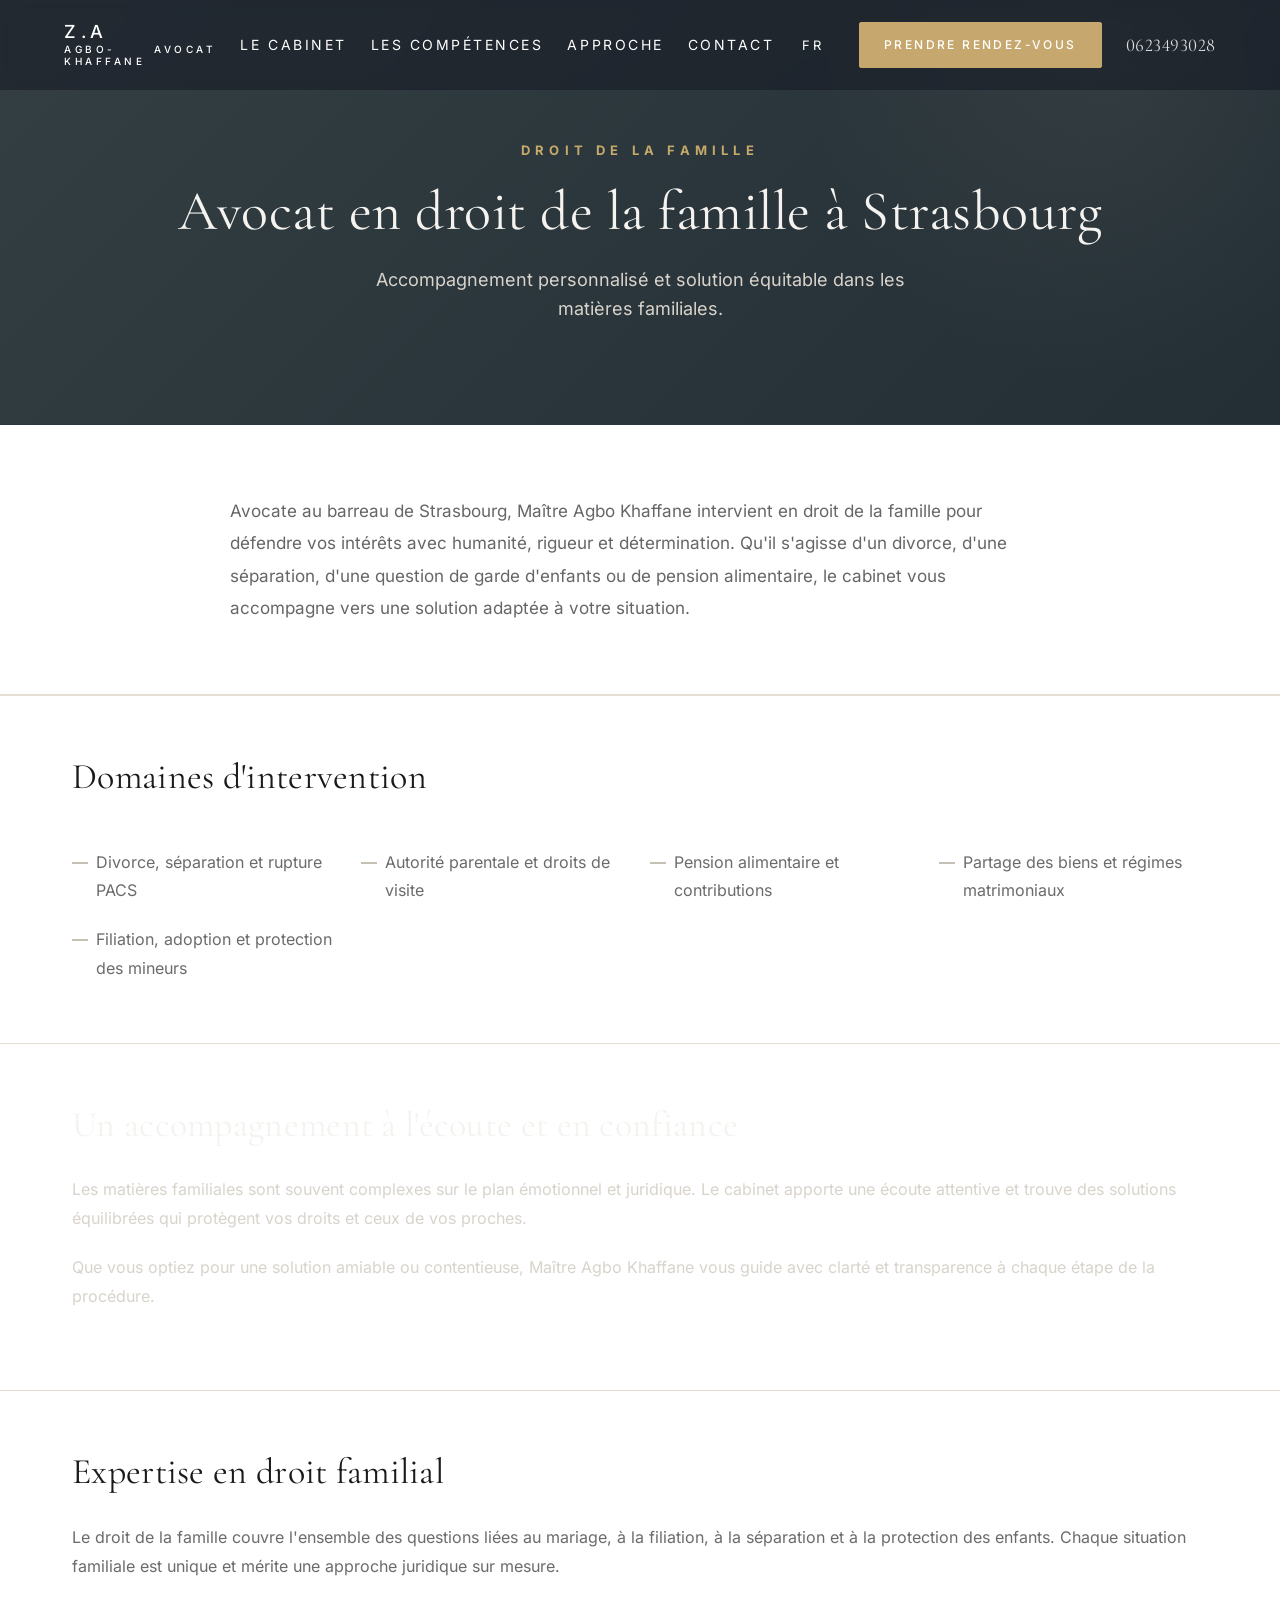
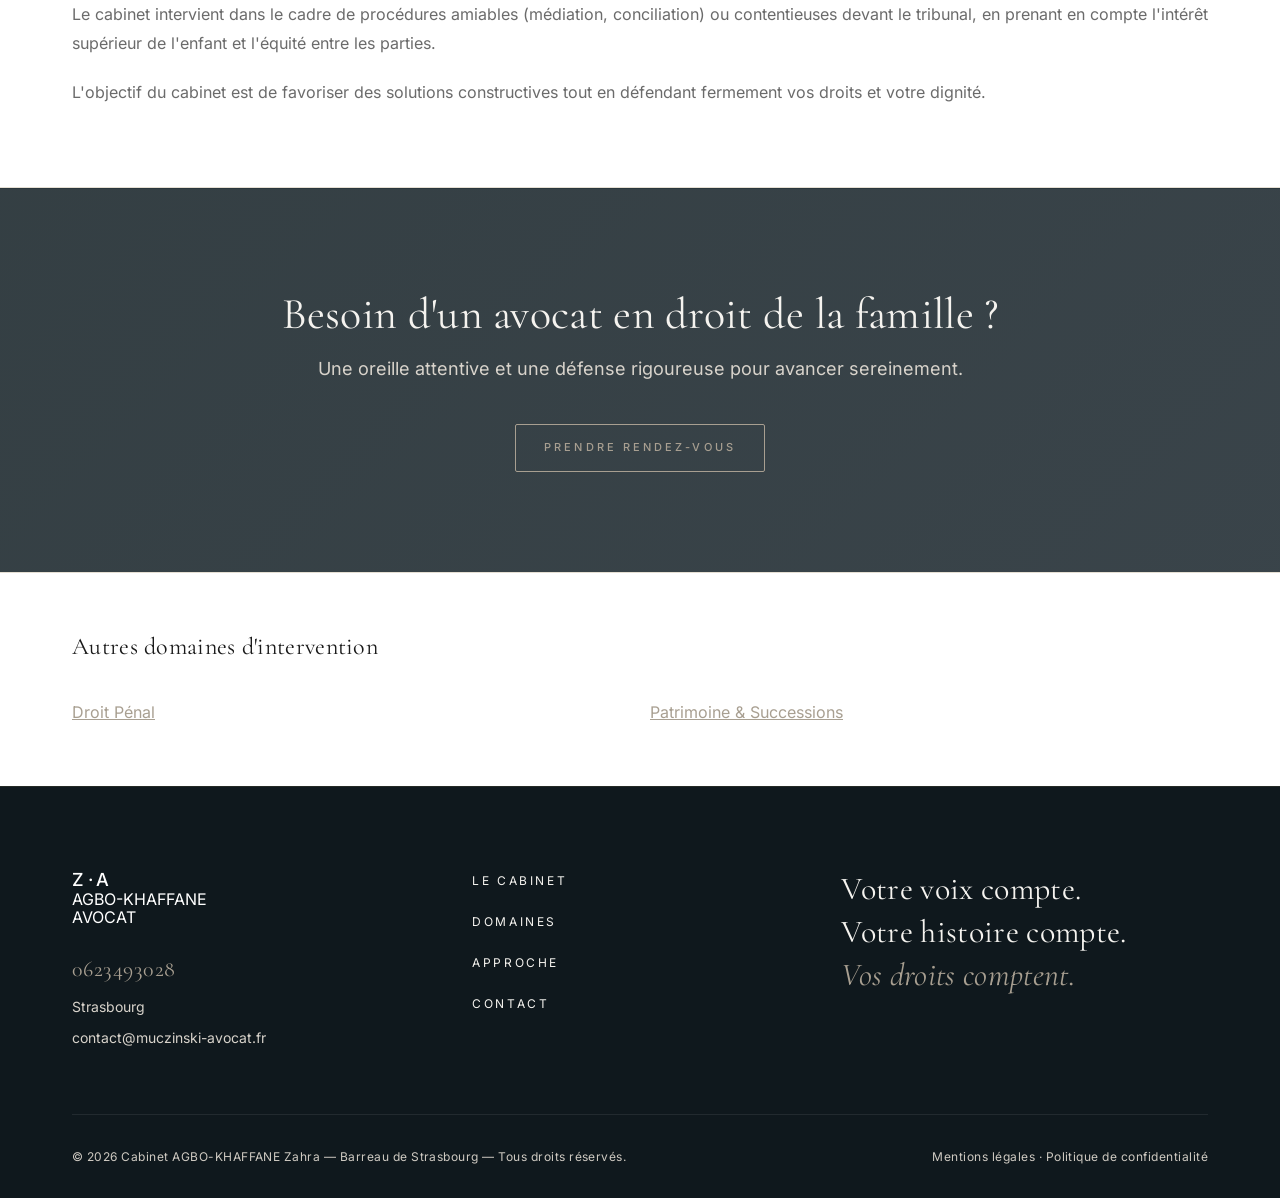
<file: zahra-agbo-khaffane/droit-famille.html>
<!DOCTYPE html>
<html lang="fr">
<head>
  <meta charset="UTF-8" />
  <meta name="viewport" content="width=device-width, initial-scale=1.0" />
  <title>Avocat Droit de la Famille à Strasbourg | Maître Agbo Khaffane</title>
  <meta name="description" content="Avocat en droit de la famille à Strasbourg. Divorce, séparation, garde d'enfants, pension alimentaire. Maître Agbo Khaffane vous accompagne. Contactez le cabinet." />
  <link rel="stylesheet" href="styles.css" />
</head>
<body>

  <header id="header">
    <div class="container">
      <div class="wrap flex">
        <a class="logo" href="index.html">
          <span class="logo-mark">Z<span class="logo-dot">.</span>A</span>
          <span class="logo-meta">
            <span>AGBO-KHAFFANE</span>
            <span>Avocat</span>
          </span>
        </a>
        <nav class="main-nav">
          <ul class="main-menu">
            <li><a href="index.html#cabinet">Le Cabinet</a></li>
            <li><a href="competences.html">Les Compétences</a></li>
            <li><a href="index.html#approach">Approche</a></li>
            <li><a href="index.html#contact">Contact</a></li>
          </ul>
          <div class="lang-switch">
            <span class="active">FR</span>
          </div>
          <a class="btn nav-btn" href="index.html#contact">Prendre Rendez-vous</a>
          <div class="phone-top">0623493028</div>
        </nav>
        <button class="mobile-toggle" aria-label="Menu">
          <span></span><span></span><span></span>
        </button>
      </div>
    </div>
  </header>

  <main id="main-content">

    <section class="page-hero page-hero-competences">
      <div class="hero-overlay"></div>
      <div class="container">
        <div class="wrap">
          <p class="eyebrow">Droit de la Famille</p>
          <h1 class="serif">Avocat en droit de la famille à Strasbourg</h1>
          <p class="page-hero-subtitle">
            Accompagnement personnalisé et solution équitable dans les matières familiales.
          </p>
        </div>
      </div>
    </section>

    <section class="page-intro">
      <div class="container">
        <div class="wrap">
          <p class="page-intro-text">
            Avocate au barreau de Strasbourg, Maître Agbo Khaffane intervient en droit de la famille pour défendre vos intérêts avec humanité, rigueur et détermination.
            Qu'il s'agisse d'un divorce, d'une séparation, d'une question de garde d'enfants ou de pension alimentaire, le cabinet vous accompagne vers une solution adaptée à votre situation.
          </p>
        </div>
      </div>
    </section>

    <section class="page-services">
      <div class="container">
        <div class="wrap">
          <h2 class="serif">Domaines d'intervention</h2>
          <ul class="services-list">
            <li>Divorce, séparation et rupture PACS</li>
            <li>Autorité parentale et droits de visite</li>
            <li>Pension alimentaire et contributions</li>
            <li>Partage des biens et régimes matrimoniaux</li>
            <li>Filiation, adoption et protection des mineurs</li>
          </ul>
        </div>
      </div>
    </section>

    <section class="page-why">
      <div class="container">
        <div class="wrap">
          <h2 class="serif">Un accompagnement à l'écoute et en confiance</h2>

          <p>
            Les matières familiales sont souvent complexes sur le plan émotionnel et juridique.
            Le cabinet apporte une écoute attentive et trouve des solutions équilibrées qui protègent vos droits et ceux de vos proches.
          </p>

          <p>
            Que vous optiez pour une solution amiable ou contentieuse, Maître Agbo Khaffane vous guide avec clarté et transparence à chaque étape de la procédure.
          </p>
        </div>
      </div>
    </section>

    <section class="page-deep">
      <div class="container">
        <div class="wrap">
          <h2 class="serif">Expertise en droit familial</h2>

          <p>
            Le droit de la famille couvre l'ensemble des questions liées au mariage, à la filiation, à la séparation et à la protection des enfants.
            Chaque situation familiale est unique et mérite une approche juridique sur mesure.
          </p>

          <p>
            Le cabinet intervient dans le cadre de procédures amiables (médiation, conciliation) ou contentieuses devant le tribunal, en prenant en compte l'intérêt supérieur de l'enfant et l'équité entre les parties.
          </p>

          <p>
            L'objectif du cabinet est de favoriser des solutions constructives tout en défendant fermement vos droits et votre dignité.
          </p>
        </div>
      </div>
    </section>

    <section class="page-cta">
      <div class="container">
        <div class="wrap">
          <h2 class="serif">Besoin d'un avocat en droit de la famille ?</h2>
          <p class="page-cta-subtitle">Une oreille attentive et une défense rigoureuse pour avancer sereinement.</p>
          <a href="index.html#contact" class="btn">Prendre rendez-vous</a>
        </div>
      </div>
    </section>

    <section class="page-internal-links">
      <div class="container">
        <div class="wrap">
          <h3 class="serif">Autres domaines d'intervention</h3>
          <ul class="internal-links-list">
            <li><a href="droit-penal.html">Droit Pénal</a></li>
            <li><a href="patrimoine-successions.html">Patrimoine & Successions</a></li>
          </ul>
        </div>
      </div>
    </section>

  </main>

  <footer id="footer">
    <div class="container">
      <div class="footer-grid">
        <div class="foot-brand">
          <a class="logo logo-light" href="index.html">
            <span class="logo-mark">Z<span class="logo-dot">·</span>A</span>
            <span class="logo-sub">AGBO-KHAFFANE</span>
            <span class="logo-tag">AVOCAT</span>
          </a>
          <p class="foot-phone">0623493028</p>
          <p class="foot-addr">Strasbourg</p>
          <p class="foot-email"><a href="mailto:contact@muczinski-avocat.fr">contact@muczinski-avocat.fr</a></p>
        </div>
        <nav class="foot-nav">
          <a href="index.html#cabinet">Le Cabinet</a>
          <a href="competences.html">Domaines</a>
          <a href="index.html#approach">Approche</a>
          <a href="index.html#contact">Contact</a>
        </nav>
        <div class="foot-quote">
          <p class="foot-title serif">Votre voix compte.<br/>Votre histoire compte.<br/><em>Vos droits comptent.</em></p>
        </div>
      </div>
      <div class="footer-bottom">
        <p>© <span id="year"></span> Cabinet AGBO-KHAFFANE Zahra — Barreau de Strasbourg — Tous droits réservés.</p>
        <p class="foot-legal"><a href="#">Mentions légales</a> · <a href="#">Politique de confidentialité</a></p>
      </div>
    </div>
  </footer>

  <script src="script.js" defer></script>
</body>
</html>
</file>
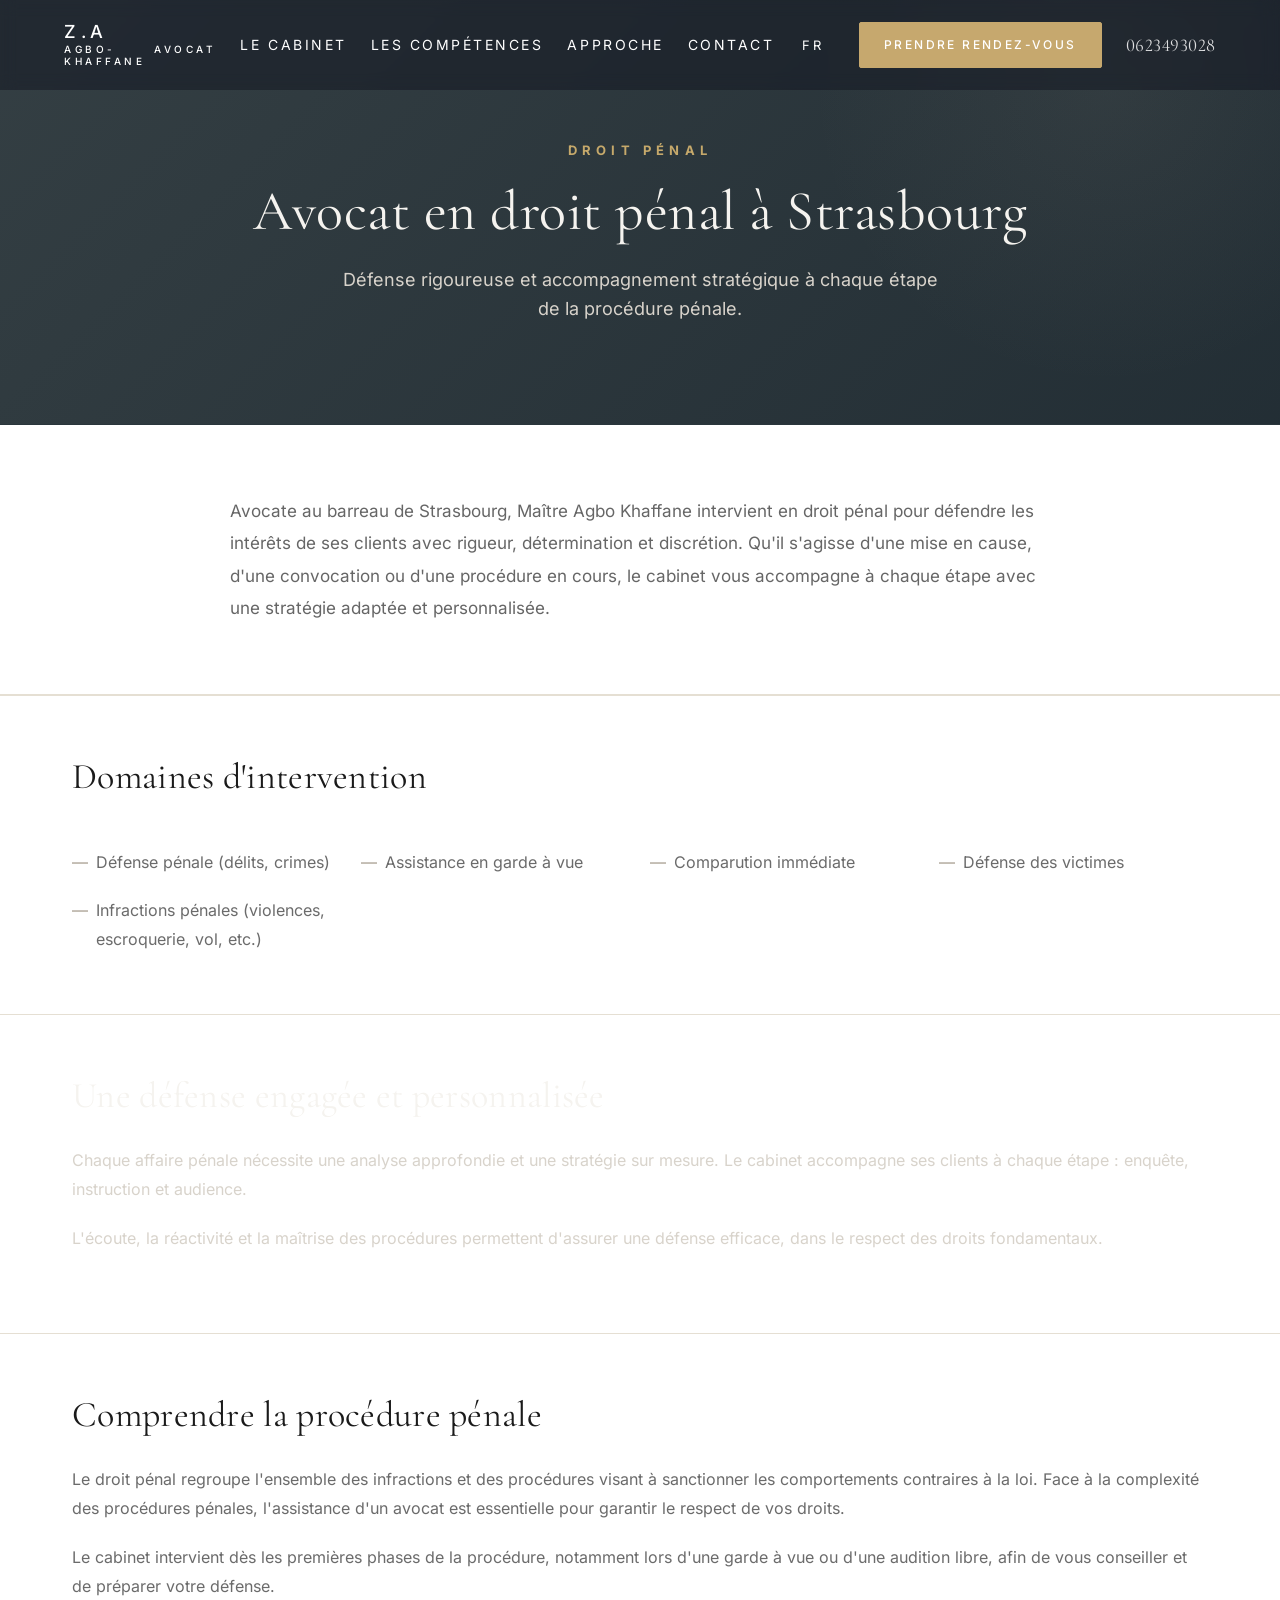
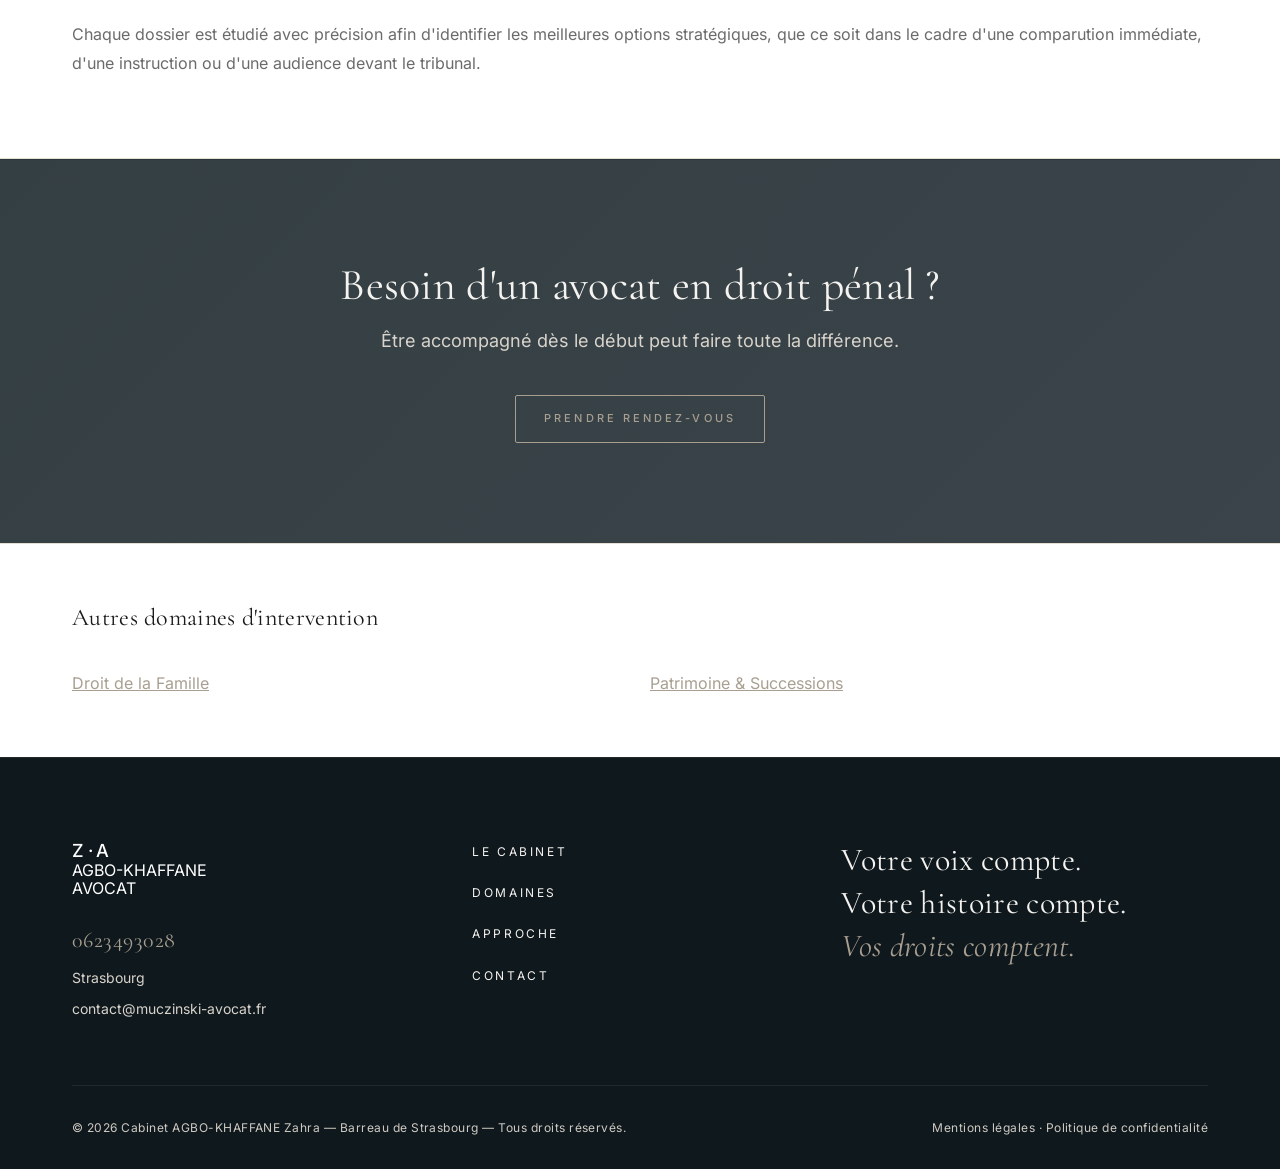
<file: zahra-agbo-khaffane/droit-penal.html>
<!DOCTYPE html>
<html lang="fr">
<head>
  <meta charset="UTF-8" />
  <meta name="viewport" content="width=device-width, initial-scale=1.0" />
  <title>Avocat Droit Pénal à Strasbourg | Maître Agbo Khaffane</title>
  <meta name="description" content="Avocat en droit pénal à Strasbourg. Maître Agbo Khaffane assure votre défense pénale, assistance garde à vue, représentation devant les juridictions. Contactez le cabinet." />
  <link rel="stylesheet" href="styles.css" />
</head>
<body>

  <header id="header">
    <div class="container">
      <div class="wrap flex">
        <a class="logo" href="index.html">
          <span class="logo-mark">Z<span class="logo-dot">.</span>A</span>
          <span class="logo-meta">
            <span>AGBO-KHAFFANE</span>
            <span>Avocat</span>
          </span>
        </a>
        <nav class="main-nav">
          <ul class="main-menu">
            <li><a href="index.html#cabinet">Le Cabinet</a></li>
            <li><a href="competences.html">Les Compétences</a></li>
            <li><a href="index.html#approach">Approche</a></li>
            <li><a href="index.html#contact">Contact</a></li>
          </ul>
          <div class="lang-switch">
            <span class="active">FR</span>
          </div>
          <a class="btn nav-btn" href="index.html#contact">Prendre Rendez-vous</a>
          <div class="phone-top">0623493028</div>
        </nav>
        <button class="mobile-toggle" aria-label="Menu">
          <span></span><span></span><span></span>
        </button>
      </div>
    </div>
  </header>

  <main id="main-content">

    <section class="page-hero page-hero-competences">
      <div class="hero-overlay"></div>
      <div class="container">
        <div class="wrap">
          <p class="eyebrow">Droit Pénal</p>
          <h1 class="serif">Avocat en droit pénal à Strasbourg</h1>
          <p class="page-hero-subtitle">
            Défense rigoureuse et accompagnement stratégique à chaque étape de la procédure pénale.
          </p>
        </div>
      </div>
    </section>

    <section class="page-intro">
      <div class="container">
        <div class="wrap">
          <p class="page-intro-text">
            Avocate au barreau de Strasbourg, Maître Agbo Khaffane intervient en droit pénal pour défendre les intérêts de ses clients avec rigueur, détermination et discrétion.
            Qu'il s'agisse d'une mise en cause, d'une convocation ou d'une procédure en cours, le cabinet vous accompagne à chaque étape avec une stratégie adaptée et personnalisée.
          </p>
        </div>
      </div>
    </section>

    <section class="page-services">
      <div class="container">
        <div class="wrap">
          <h2 class="serif">Domaines d'intervention</h2>
          <ul class="services-list">
            <li>Défense pénale (délits, crimes)</li>
            <li>Assistance en garde à vue</li>
            <li>Comparution immédiate</li>
            <li>Défense des victimes</li>
            <li>Infractions pénales (violences, escroquerie, vol, etc.)</li>
          </ul>
        </div>
      </div>
    </section>

    <section class="page-why">
      <div class="container">
        <div class="wrap">
          <h2 class="serif">Une défense engagée et personnalisée</h2>

          <p>
            Chaque affaire pénale nécessite une analyse approfondie et une stratégie sur mesure.
            Le cabinet accompagne ses clients à chaque étape : enquête, instruction et audience.
          </p>

          <p>
            L'écoute, la réactivité et la maîtrise des procédures permettent d'assurer une défense efficace, dans le respect des droits fondamentaux.
          </p>
        </div>
      </div>
    </section>

    <section class="page-deep">
      <div class="container">
        <div class="wrap">
          <h2 class="serif">Comprendre la procédure pénale</h2>

          <p>
            Le droit pénal regroupe l'ensemble des infractions et des procédures visant à sanctionner les comportements contraires à la loi.
            Face à la complexité des procédures pénales, l'assistance d'un avocat est essentielle pour garantir le respect de vos droits.
          </p>

          <p>
            Le cabinet intervient dès les premières phases de la procédure, notamment lors d'une garde à vue ou d'une audition libre, afin de vous conseiller et de préparer votre défense.
          </p>

          <p>
            Chaque dossier est étudié avec précision afin d'identifier les meilleures options stratégiques, que ce soit dans le cadre d'une comparution immédiate, d'une instruction ou d'une audience devant le tribunal.
          </p>
        </div>
      </div>
    </section>

    <section class="page-cta">
      <div class="container">
        <div class="wrap">
          <h2 class="serif">Besoin d'un avocat en droit pénal ?</h2>
          <p class="page-cta-subtitle">Être accompagné dès le début peut faire toute la différence.</p>
          <a href="index.html#contact" class="btn">Prendre rendez-vous</a>
        </div>
      </div>
    </section>

    <section class="page-internal-links">
      <div class="container">
        <div class="wrap">
          <h3 class="serif">Autres domaines d'intervention</h3>
          <ul class="internal-links-list">
            <li><a href="droit-famille.html">Droit de la Famille</a></li>
            <li><a href="patrimoine-successions.html">Patrimoine & Successions</a></li>
          </ul>
        </div>
      </div>
    </section>

  </main>

  <footer id="footer">
    <div class="container">
      <div class="footer-grid">
        <div class="foot-brand">
          <a class="logo logo-light" href="index.html">
            <span class="logo-mark">Z<span class="logo-dot">·</span>A</span>
            <span class="logo-sub">AGBO-KHAFFANE</span>
            <span class="logo-tag">AVOCAT</span>
          </a>
          <p class="foot-phone">0623493028</p>
          <p class="foot-addr">Strasbourg</p>
          <p class="foot-email"><a href="mailto:contact@muczinski-avocat.fr">contact@muczinski-avocat.fr</a></p>
        </div>
        <nav class="foot-nav">
          <a href="index.html#cabinet">Le Cabinet</a>
          <a href="competences.html">Domaines</a>
          <a href="index.html#approach">Approche</a>
          <a href="index.html#contact">Contact</a>
        </nav>
        <div class="foot-quote">
          <p class="foot-title serif">Votre voix compte.<br/>Votre histoire compte.<br/><em>Vos droits comptent.</em></p>
        </div>
      </div>
      <div class="footer-bottom">
        <p>© <span id="year"></span> Cabinet AGBO-KHAFFANE Zahra — Barreau de Strasbourg — Tous droits réservés.</p>
        <p class="foot-legal"><a href="#">Mentions légales</a> · <a href="#">Politique de confidentialité</a></p>
      </div>
    </div>
  </footer>

  <script src="script.js" defer></script>
</body>
</html>
</file>
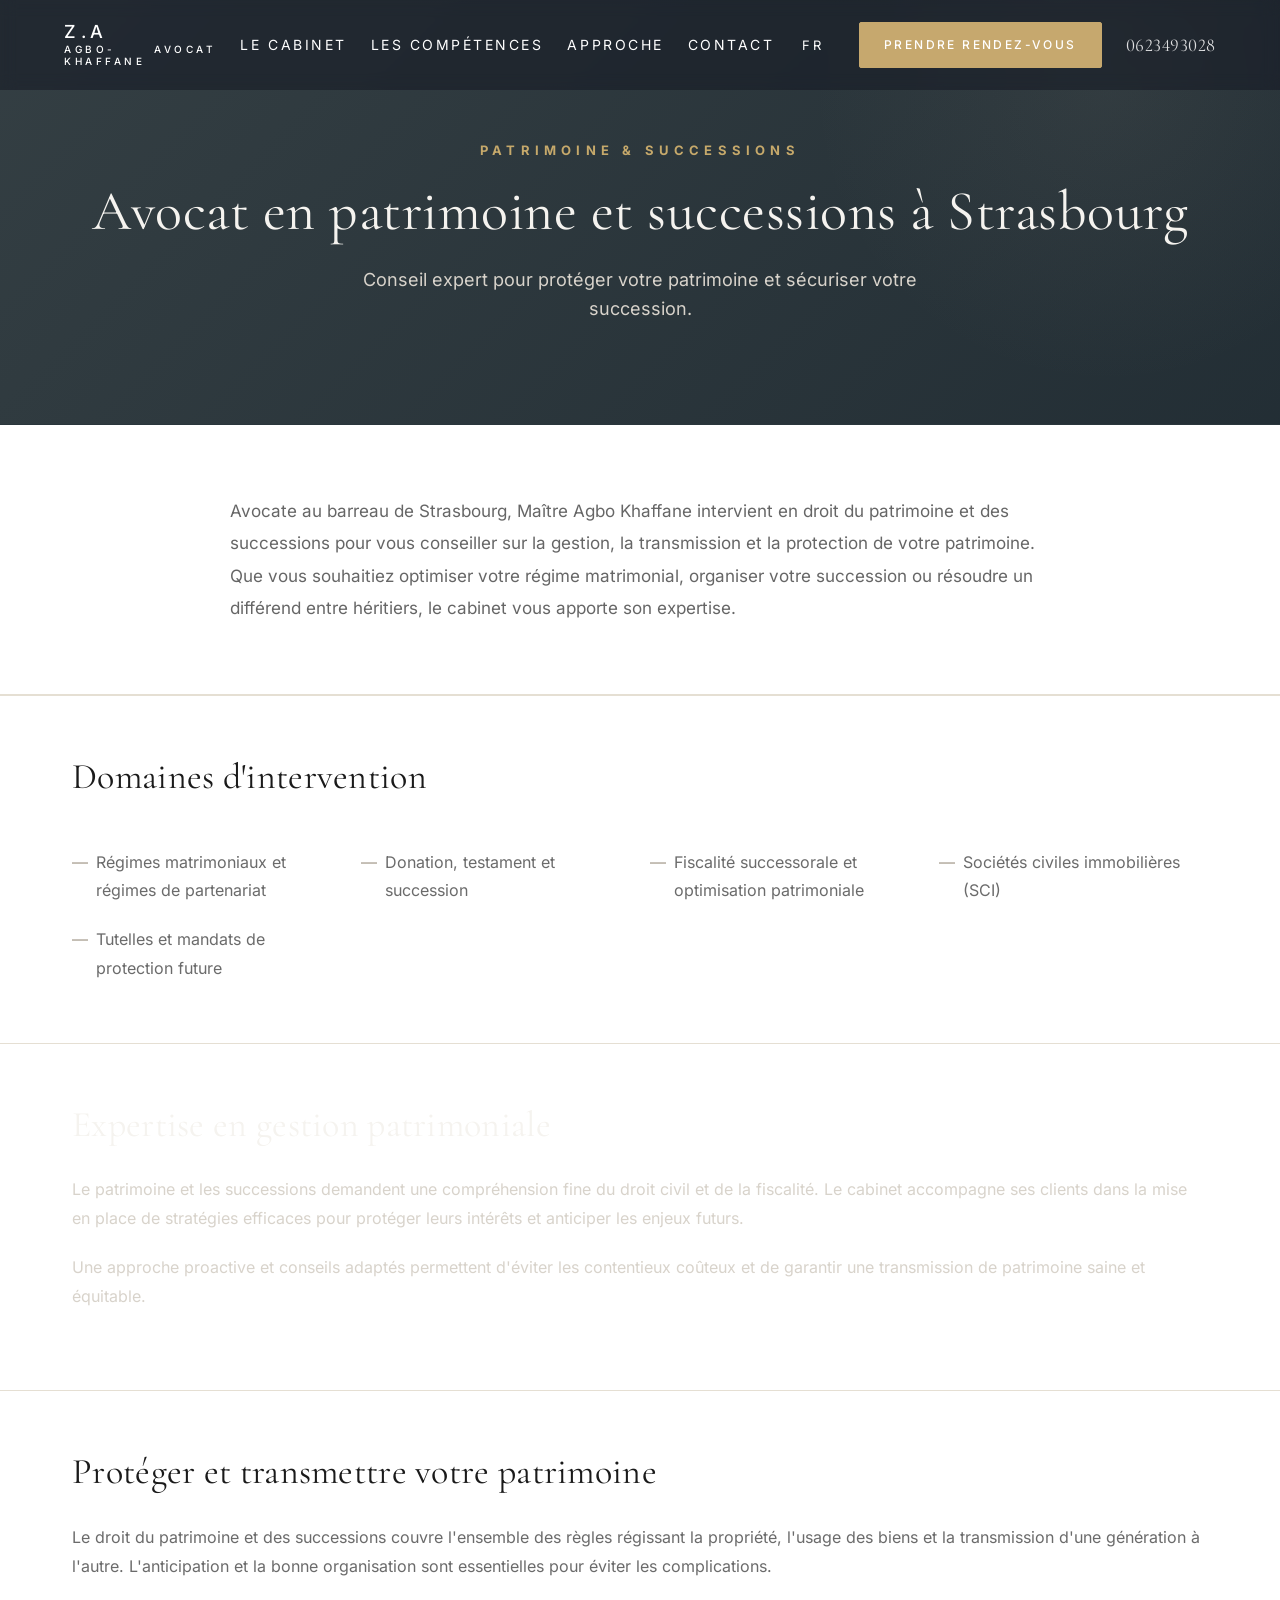
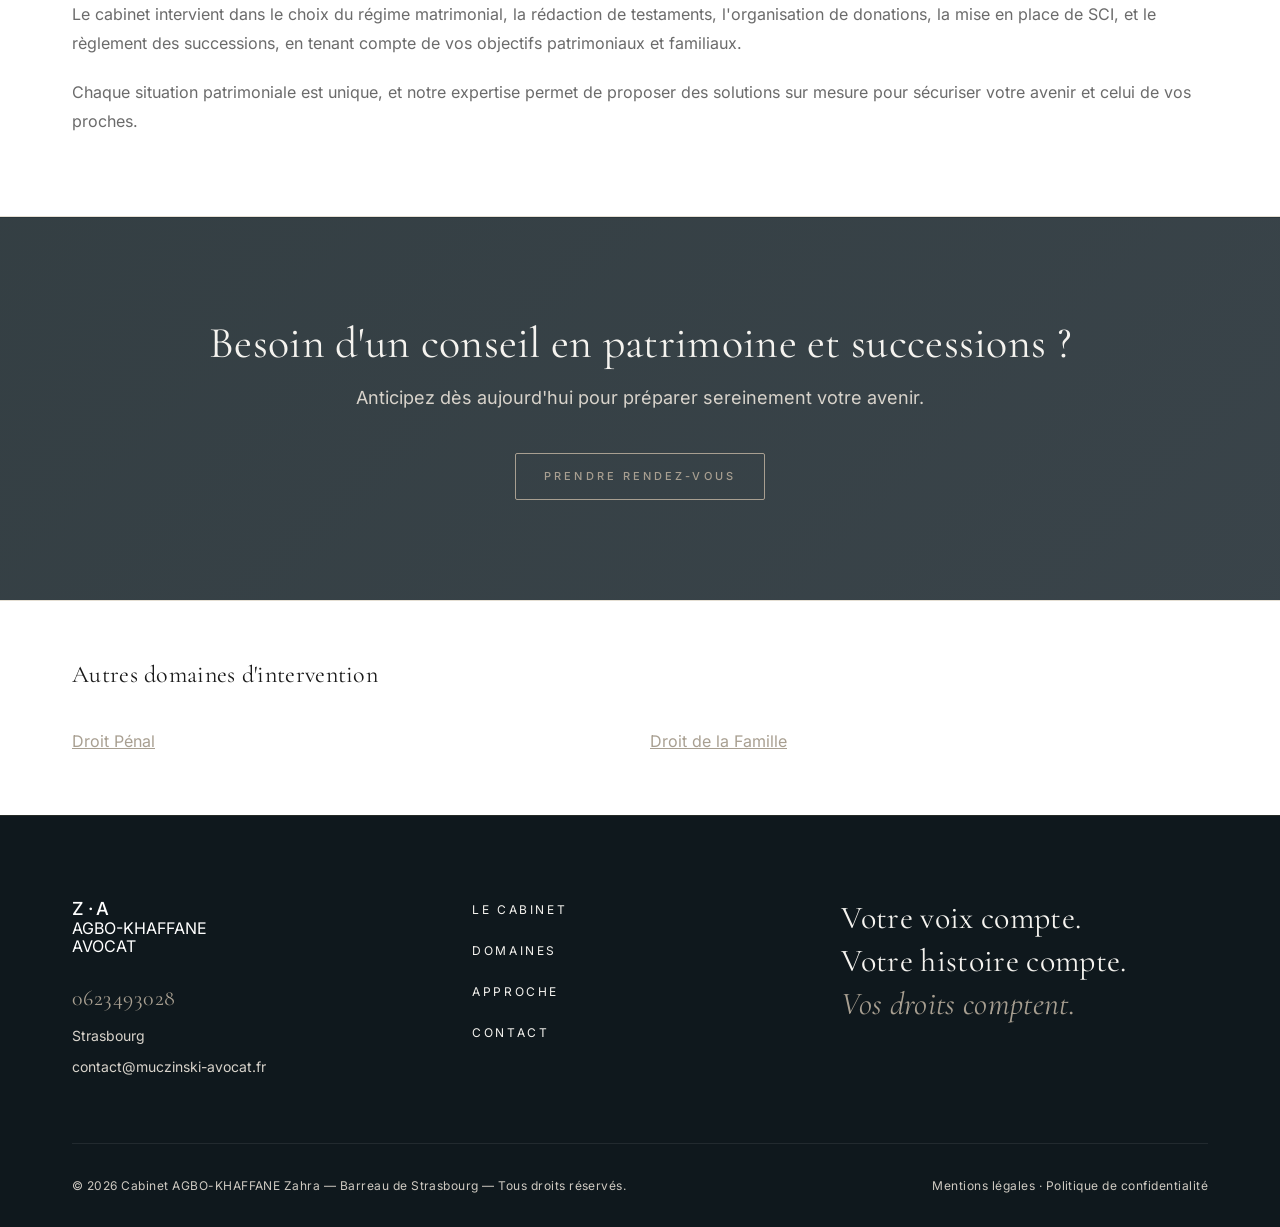
<file: zahra-agbo-khaffane/patrimoine-successions.html>
<!DOCTYPE html>
<html lang="fr">
<head>
  <meta charset="UTF-8" />
  <meta name="viewport" content="width=device-width, initial-scale=1.0" />
  <title>Avocat Patrimoine & Successions à Strasbourg | Maître Agbo Khaffane</title>
  <meta name="description" content="Avocat en patrimoine et successions à Strasbourg. Donation, héritage, testament, régimes matrimoniaux, SCI. Maître Agbo Khaffane vous conseille. Contactez le cabinet." />
  <link rel="stylesheet" href="styles.css" />
</head>
<body>

  <header id="header">
    <div class="container">
      <div class="wrap flex">
        <a class="logo" href="index.html">
          <span class="logo-mark">Z<span class="logo-dot">.</span>A</span>
          <span class="logo-meta">
            <span>AGBO-KHAFFANE</span>
            <span>Avocat</span>
          </span>
        </a>
        <nav class="main-nav">
          <ul class="main-menu">
            <li><a href="index.html#cabinet">Le Cabinet</a></li>
            <li><a href="competences.html">Les Compétences</a></li>
            <li><a href="index.html#approach">Approche</a></li>
            <li><a href="index.html#contact">Contact</a></li>
          </ul>
          <div class="lang-switch">
            <span class="active">FR</span>
          </div>
          <a class="btn nav-btn" href="index.html#contact">Prendre Rendez-vous</a>
          <div class="phone-top">0623493028</div>
        </nav>
        <button class="mobile-toggle" aria-label="Menu">
          <span></span><span></span><span></span>
        </button>
      </div>
    </div>
  </header>

  <main id="main-content">

    <section class="page-hero page-hero-competences">
      <div class="hero-overlay"></div>
      <div class="container">
        <div class="wrap">
          <p class="eyebrow">Patrimoine & Successions</p>
          <h1 class="serif">Avocat en patrimoine et successions à Strasbourg</h1>
          <p class="page-hero-subtitle">
            Conseil expert pour protéger votre patrimoine et sécuriser votre succession.
          </p>
        </div>
      </div>
    </section>

    <section class="page-intro">
      <div class="container">
        <div class="wrap">
          <p class="page-intro-text">
            Avocate au barreau de Strasbourg, Maître Agbo Khaffane intervient en droit du patrimoine et des successions pour vous conseiller sur la gestion, la transmission et la protection de votre patrimoine.
            Que vous souhaitiez optimiser votre régime matrimonial, organiser votre succession ou résoudre un différend entre héritiers, le cabinet vous apporte son expertise.
          </p>
        </div>
      </div>
    </section>

    <section class="page-services">
      <div class="container">
        <div class="wrap">
          <h2 class="serif">Domaines d'intervention</h2>
          <ul class="services-list">
            <li>Régimes matrimoniaux et régimes de partenariat</li>
            <li>Donation, testament et succession</li>
            <li>Fiscalité successorale et optimisation patrimoniale</li>
            <li>Sociétés civiles immobilières (SCI)</li>
            <li>Tutelles et mandats de protection future</li>
          </ul>
        </div>
      </div>
    </section>

    <section class="page-why">
      <div class="container">
        <div class="wrap">
          <h2 class="serif">Expertise en gestion patrimoniale</h2>

          <p>
            Le patrimoine et les successions demandent une compréhension fine du droit civil et de la fiscalité.
            Le cabinet accompagne ses clients dans la mise en place de stratégies efficaces pour protéger leurs intérêts et anticiper les enjeux futurs.
          </p>

          <p>
            Une approche proactive et conseils adaptés permettent d'éviter les contentieux coûteux et de garantir une transmission de patrimoine saine et équitable.
          </p>
        </div>
      </div>
    </section>

    <section class="page-deep">
      <div class="container">
        <div class="wrap">
          <h2 class="serif">Protéger et transmettre votre patrimoine</h2>

          <p>
            Le droit du patrimoine et des successions couvre l'ensemble des règles régissant la propriété, l'usage des biens et la transmission d'une génération à l'autre.
            L'anticipation et la bonne organisation sont essentielles pour éviter les complications.
          </p>

          <p>
            Le cabinet intervient dans le choix du régime matrimonial, la rédaction de testaments, l'organisation de donations, la mise en place de SCI, et le règlement des successions, en tenant compte de vos objectifs patrimoniaux et familiaux.
          </p>

          <p>
            Chaque situation patrimoniale est unique, et notre expertise permet de proposer des solutions sur mesure pour sécuriser votre avenir et celui de vos proches.
          </p>
        </div>
      </div>
    </section>

    <section class="page-cta">
      <div class="container">
        <div class="wrap">
          <h2 class="serif">Besoin d'un conseil en patrimoine et successions ?</h2>
          <p class="page-cta-subtitle">Anticipez dès aujourd'hui pour préparer sereinement votre avenir.</p>
          <a href="index.html#contact" class="btn">Prendre rendez-vous</a>
        </div>
      </div>
    </section>

    <section class="page-internal-links">
      <div class="container">
        <div class="wrap">
          <h3 class="serif">Autres domaines d'intervention</h3>
          <ul class="internal-links-list">
            <li><a href="droit-penal.html">Droit Pénal</a></li>
            <li><a href="droit-famille.html">Droit de la Famille</a></li>
          </ul>
        </div>
      </div>
    </section>

  </main>

  <footer id="footer">
    <div class="container">
      <div class="footer-grid">
        <div class="foot-brand">
          <a class="logo logo-light" href="index.html">
            <span class="logo-mark">Z<span class="logo-dot">·</span>A</span>
            <span class="logo-sub">AGBO-KHAFFANE</span>
            <span class="logo-tag">AVOCAT</span>
          </a>
          <p class="foot-phone">0623493028</p>
          <p class="foot-addr">Strasbourg</p>
          <p class="foot-email"><a href="mailto:contact@muczinski-avocat.fr">contact@muczinski-avocat.fr</a></p>
        </div>
        <nav class="foot-nav">
          <a href="index.html#cabinet">Le Cabinet</a>
          <a href="competences.html">Domaines</a>
          <a href="index.html#approach">Approche</a>
          <a href="index.html#contact">Contact</a>
        </nav>
        <div class="foot-quote">
          <p class="foot-title serif">Votre voix compte.<br/>Votre histoire compte.<br/><em>Vos droits comptent.</em></p>
        </div>
      </div>
      <div class="footer-bottom">
        <p>© <span id="year"></span> Cabinet AGBO-KHAFFANE Zahra — Barreau de Strasbourg — Tous droits réservés.</p>
        <p class="foot-legal"><a href="#">Mentions légales</a> · <a href="#">Politique de confidentialité</a></p>
      </div>
    </div>
  </footer>

  <script src="script.js" defer></script>
</body>
</html>
</file>
<file: zahra-agbo-khaffane/styles.css>
/* ============================================================
   Cabinet MUCZINSKI — styles
   Design system: koshibalaw-design (dark, warm, accent #dbb77b)
   ============================================================ */

@font-face {
  font-family: "Baskerville";
  src: url("fonts/Baskerville-Regular.ttf") format("truetype");
  font-weight: 400;
  font-style: normal;
  font-display: swap;
}
@font-face {
  font-family: "Cormorant Garamond";
  src: url("fonts/CormorantGaramond-Regular.woff2") format("woff2");
  font-weight: 400;
  font-style: normal;
  font-display: swap;
}
@font-face {
  font-family: "Cormorant Garamond";
  src: url("fonts/CormorantGaramond-Italic.woff2") format("woff2");
  font-weight: 400;
  font-style: italic;
  font-display: swap;
}
@font-face {
  font-family: "Cormorant Garamond";
  src: url("fonts/CormorantGaramond-Medium.woff2") format("woff2");
  font-weight: 500;
  font-style: normal;
  font-display: swap;
}
@font-face {
  font-family: "Cormorant Garamond";
  src: url("fonts/CormorantGaramond-SemiBold.woff2") format("woff2");
  font-weight: 600;
  font-style: normal;
  font-display: swap;
}
@font-face {
  font-family: "Inter";
  src: url("fonts/Inter-Regular.woff2") format("woff2");
  font-weight: 400;
  font-display: swap;
}
@font-face {
  font-family: "Inter";
  src: url("fonts/Inter-Medium.woff2") format("woff2");
  font-weight: 500;
  font-display: swap;
}
@font-face {
  font-family: "Inter";
  src: url("fonts/Inter-Bold.woff2") format("woff2");
  font-weight: 700;
  font-display: swap;
}

:root {
  --background: #1E2A2F;
  --background-2: #17232A;
  --surface: #0F181D;
  --text-primary: #F5F3EF;
  --text-light: #D8D3CB;
  --text-muted: #CFCAC2;
  --text-dark: #1A1A1A;
  --text-dark-muted: #6B6B6B;
  --accent: #A89F91;
  --accent-strong: #A89F91;
  --accent-soft: rgba(168, 159, 145, 0.18);
  --border: #2A363C;
  --border-light: #E5DFD3;
  --light-bg: #ffffff;
  --radius: 2px;
}

* { box-sizing: border-box; margin: 0; padding: 0; }

html {
  scroll-behavior: smooth;
  background: #ffffff;
  overflow-x: clip;
}

body {
  font-family: "Inter", system-ui, sans-serif;
  font-size: 16px;
  line-height: 1.6;
  color: var(--text-primary);
  background: #ffffff;
  -webkit-font-smoothing: antialiased;
  overflow-x: clip;
  max-width: 100%;
}

img, svg { max-width: 100%; display: block; }
a { color: inherit; text-decoration: none; transition: color 0.5s ease-in-out; }
ul { list-style: none; }
em { font-style: italic; color: var(--accent); }

/* ------------------------------------------------------------
   Layout primitives
------------------------------------------------------------ */

.container {
  max-width: 1200px;
  margin: 0 auto;
  padding: 0 32px;
}

.wrap { width: 100%; }
.flex { display: flex; }
.between { justify-content: space-between; align-items: flex-start; }
.center { text-align: center; }

/* ------------------------------------------------------------
   Typography
------------------------------------------------------------ */

.serif {
  font-family: "Cormorant Garamond", Georgia, serif;
  font-weight: 400;
  letter-spacing: 0.01em;
}

h1, h2, h3, h4 {
  font-family: "Cormorant Garamond", Georgia, serif;
  font-weight: 400;
  line-height: 1.15;
  letter-spacing: 0.01em;
}

h1 {
  font-size: clamp(44px, 6vw, 88px);
  line-height: 1.05;
}

.h2 {
  font-size: clamp(32px, 4.5vw, 60px);
  line-height: 1.1;
}

h3 {
  font-size: clamp(22px, 2.2vw, 28px);
  font-weight: 500;
  font-family: "Cormorant Garamond", Georgia, serif;
}

.eyebrow {
  font-family: "Inter", system-ui, sans-serif;
  font-size: 12px;
  font-weight: 500;
  letter-spacing: 0.28em;
  text-transform: uppercase;
  color: var(--text-muted);
  margin-bottom: 16px;
}
.eyebrow.gold { color: var(--accent); }

.sub {
  font-family: "Inter", system-ui, sans-serif;
  font-size: 12px;
  font-weight: 500;
  letter-spacing: 0.28em;
  text-transform: uppercase;
  color: var(--accent-strong);
  margin-bottom: 24px;
}

.light { color: var(--text-light); }

/* ------------------------------------------------------------
   Buttons
------------------------------------------------------------ */

.btn {
  display: inline-flex;
  align-items: center;
  justify-content: center;
  padding: 14px 28px;
  font-family: "Inter", system-ui, sans-serif;
  font-size: 11px;
  font-weight: 500;
  letter-spacing: 0.28em;
  text-transform: uppercase;
  color: var(--accent);
  background: transparent;
  border: 1px solid var(--accent);
  border-radius: var(--radius);
  cursor: pointer;
  transition: 0.5s ease-in-out;
  white-space: nowrap;
}
.btn:hover {
  background: var(--accent);
  color: var(--text-dark);
  border-color: var(--accent-strong);
}
.btn:focus-visible { outline: 2px solid var(--accent-strong); outline-offset: 2px; }

.btn-ghost {
  color: var(--text-primary);
  border-color: var(--text-primary);
}
.btn-ghost:hover {
  background: var(--text-primary);
  color: var(--background);
}
.btn-ghost.btn-light {
  color: var(--accent);
  border-color: var(--accent);
}
.btn-ghost.btn-light:hover {
  background: var(--accent);
  color: var(--background);
}

/* ------------------------------------------------------------
   Header / Nav
------------------------------------------------------------ */

#header {
  position: fixed;
  top: 0;
  left: 0;
  right: 0;
  z-index: 1050;
  transition: background 0.4s ease, box-shadow 0.4s ease, opacity 0.4s ease, transform 0.4s ease;
  background: rgba(20, 25, 35, 0.55);
  border-bottom: none;
}
#header::before {
  content: "";
  position: absolute;
  inset: 0;
  backdrop-filter: blur(8px);
  -webkit-backdrop-filter: blur(8px);
  z-index: -1;
  pointer-events: none;
}
#header.hidden {
  opacity: 0;
  transform: translateY(-20px);
  pointer-events: none;
}
#header .container { max-width: 1200px; padding: 0 24px; }
#header.scrolled {
  background: rgba(20, 20, 20, 0.85);
  box-shadow: 0 2px 24px rgba(0, 0, 0, 0.3);
}

#header .wrap.flex {
  align-items: center;
  justify-content: space-between;
  gap: 24px;
  height: 90px;
  flex-wrap: nowrap;
}

.logo {
  display: inline-flex;
  flex-direction: column;
  align-items: flex-start;
  gap: 2px;
  line-height: 1;
  color: #ffffff;
  padding: 4px 0;
}
.logo-mark {
  font-family: "Inter", system-ui, sans-serif;
  font-size: 18px;
  font-weight: 500;
  color: #ffffff;
  letter-spacing: 0.25em;
}
.logo-dot { color: #ffffff; }
.logo-meta {
  display: inline-flex;
  flex-direction: row;
  gap: 6px;
  font-family: "Inter", system-ui, sans-serif;
  font-size: 10px;
  font-weight: 500;
  letter-spacing: 0.35em;
  text-transform: uppercase;
  color: #ffffff;
  line-height: 1.2;
}

.main-nav {
  display: flex;
  align-items: center;
  gap: 24px;
  flex-shrink: 0;
  white-space: nowrap;
}
.main-menu {
  display: flex;
  gap: 24px;
  align-items: center;
}
.main-menu a {
  font-family: "Inter", system-ui, sans-serif;
  font-size: 14px;
  font-weight: 400;
  letter-spacing: 0.18em;
  text-transform: uppercase;
  color: #ffffff;
  padding: 8px 0;
  transition: opacity 0.3s ease, color 0.3s ease;
}
.main-menu a:hover { color: #ffffff; opacity: 1; }

.lang-switch {
  display: flex;
  gap: 8px;
  font-family: "Inter", system-ui, sans-serif;
  font-size: 13px;
  letter-spacing: 0.18em;
  color: #ffffff;
}
.lang-switch span { cursor: pointer; padding: 4px; transition: opacity 0.3s ease; }
.lang-switch span:hover { opacity: 1; }
.lang-switch .active { color: #ffffff; }
.lang-switch span:not(.active) { opacity: 0.5; }

.nav-btn {
  margin-left: 8px;
  padding: 12px 24px;
  font-size: 12px;
  letter-spacing: 0.2em;
  color: #ffffff;
  border: 1px solid #C6A86E;
  background: #C6A86E;
  position: relative;
  overflow: hidden;
  transition: all 0.3s ease;
}
.nav-btn::before { display: none; }
.nav-btn:hover {
  background: #b8935a;
  border-color: #b8935a;
  color: #ffffff;
}

.phone-top {
  font-family: "Cormorant Garamond", Georgia, serif;
  font-size: 18px;
  letter-spacing: 0.03em;
  color: rgba(255, 255, 255, 0.85);
  margin-left: 0;
  white-space: nowrap;
  flex-shrink: 0;
  font-variant-numeric: lining-nums;
  font-feature-settings: "lnum" 1;
}

.mobile-toggle {
  display: none;
  flex-direction: column;
  gap: 4px;
  padding: 8px;
  background: transparent;
  border: none;
  cursor: pointer;
}
.mobile-toggle span {
  display: block;
  width: 24px;
  height: 2px;
  background: #ffffff;
  transition: 0.3s;
}

/* ------------------------------------------------------------
   Animations
------------------------------------------------------------ */

@keyframes heroReveal {
  from {
    opacity: 0;
    transform: translateY(10px);
  }
  to {
    opacity: 1;
    transform: translateY(0);
  }
}

@keyframes surnameGlow {
  from {
    opacity: 0;
    filter: drop-shadow(0 0 0px rgba(229, 211, 161, 0));
  }
  to {
    opacity: 1;
    filter: drop-shadow(0 0 8px rgba(229, 211, 161, 0.3));
  }
}

@keyframes subtitleReveal {
  from {
    opacity: 0;
  }
  to {
    opacity: 1;
  }
}

@keyframes slideUp {
  from {
    opacity: 0;
    transform: translateY(20px);
  }
  to {
    opacity: 1;
    transform: translateY(0);
  }
}

@keyframes slowFadeIn {
  from {
    opacity: 0;
  }
  to {
    opacity: 0.08;
  }
}

@keyframes scaleIn {
  from {
    opacity: 0;
    transform: scale(0.98);
  }
  to {
    opacity: 1;
    transform: scale(1);
  }
}

@keyframes photoScale {
  from {
    opacity: 0;
    transform: scale(0.98);
  }
  to {
    opacity: 1;
    transform: scale(1);
  }
}

@keyframes fadeInSubtle {
  from {
    opacity: 0;
  }
  to {
    opacity: 1;
  }
}

@keyframes titleSlideUp {
  from {
    opacity: 0;
    transform: translateY(15px);
  }
  to {
    opacity: 1;
    transform: translateY(0);
  }
}

@keyframes trustContentFadeUp {
  from {
    opacity: 0;
    transform: translateY(12px);
  }
  to {
    opacity: 1;
    transform: translateY(0);
  }
}

@keyframes trustSeparator {
  from {
    opacity: 0;
    width: 0;
  }
  to {
    opacity: 1;
    width: 60px;
  }
}

@keyframes trustBulletStagger {
  from {
    opacity: 0;
    transform: translateX(-8px);
  }
  to {
    opacity: 1;
    transform: translateX(0);
  }
}

@keyframes placeholderAppear {
  from {
    opacity: 0;
    transform: scale(0.98);
  }
  to {
    opacity: 1;
    transform: scale(1);
  }
}

/* ------------------------------------------------------------
   Hero banner
------------------------------------------------------------ */

#home-banner {
  position: relative;
  height: 100vh;
  min-height: 640px;
  width: 100%;
  display: flex;
  align-items: center;
  overflow: hidden;
  color: var(--text-primary);
}
.banner-bg {
  position: absolute;
  inset: 0;
  background:
    url("strasbourg-sunset.jpg") center/cover no-repeat;
  filter: saturate(0.92) contrast(0.97) brightness(0.95);
  z-index: 0;
}
.banner-bg::after {
  content: "";
  position: absolute;
  inset: 0;
  background-image:
    linear-gradient(rgba(255,255,255,0.5) 1px, transparent 1px),
    linear-gradient(90deg, rgba(255,255,255,0.5) 1px, transparent 1px);
  background-size: 60px 60px;
  opacity: 0.04;
  pointer-events: none;
}
.banner-overlay {
  position: absolute;
  inset: 0;
  background:
    linear-gradient(
      90deg,
      rgba(10, 15, 25, 0.65) 0%,
      rgba(10, 15, 25, 0.35) 40%,
      rgba(180, 140, 80, 0.08) 60%,
      rgba(0, 0, 0, 0) 75%
    );
  z-index: 1;
}
#home-banner .container {
  position: relative;
  z-index: 2;
  width: 100%;
  max-width: none;
  padding: 0 32px;
  height: 100%;
  display: flex;
  align-items: center;
}
@media (min-width: 992px) {
  #home-banner .container { padding: 0 80px; }
}
@media (min-width: 1280px) {
  #home-banner .container { padding: 0 128px; }
}

.banner-inner {
  max-width: 576px;
  margin-top: 0;
  text-shadow: 0 10px 30px rgba(0, 0, 0, 0.5);
}
@media (min-width: 1280px) {
  .banner-inner {
    max-width: 720px;
    margin-left: 80px;
  }
}

#home-banner .eyebrow {
  font-size: 12px;
  letter-spacing: 0.3em;
  color: rgba(255, 255, 255, 0.6);
  margin-bottom: 24px;
  text-transform: uppercase;
}

.banner-inner h1 {
  font-family: "Cormorant Garamond", Georgia, serif;
  color: rgba(255, 255, 255, 0.8);
  font-weight: 400;
  font-size: clamp(52px, 6vw, 72px);
  line-height: 1.1;
  margin: 0 0 28px;
}
.banner-inner h1 em {
  background: linear-gradient(180deg, #E5D3A1, #BFA76A);
  -webkit-background-clip: text;
  -webkit-text-fill-color: transparent;
  background-clip: text;
  font-style: italic;
  font-weight: 300;
  display: inline-block;
}

.hero-name {
  display: inline-block;
  animation: heroReveal 0.6s ease-out 0.2s both;
}

.hero-surname {
  animation: surnameGlow 0.7s ease-out 0.5s both;
}

.banner-sub-text {
  display: inline;
  animation: subtitleReveal 0.5s ease-out 0.9s both;
}

.banner-sub {
  font-size: 17px;
  line-height: 1.6;
  color: rgba(255, 255, 255, 0.85);
  font-family: "Inter", system-ui, sans-serif;
  font-weight: 400;
  margin: 0 0 40px;
}
.banner-ctas {
  display: flex;
  gap: 20px;
  flex-wrap: wrap;
  margin-top: 0;
}

.banner-ctas .btn {
  padding: 16px 36px;
  font-size: 12px;
  letter-spacing: 0.2em;
  font-weight: 700;
  color: #ffffff;
  border: none;
  background: linear-gradient(135deg, #C6A86E, #D9C28A);
  box-shadow: 0 8px 20px rgba(0, 0, 0, 0.18);
  text-transform: uppercase;
  position: relative;
  overflow: hidden;
  transition: all 0.3s ease;
}
.banner-ctas .btn::before {
  content: "";
  position: absolute;
  top: 0;
  left: -100%;
  width: 100%;
  height: 100%;
  background: rgba(255, 255, 255, 0.15);
  transition: left 0.4s ease;
}
.banner-ctas .btn:hover::before {
  left: 0;
}
.banner-ctas .btn:hover {
  background: linear-gradient(135deg, #B89660 0%, #C8B070 100%);
  box-shadow: 0 4px 12px rgba(0, 0, 0, 0.25);
  color: #ffffff;
}

.scroll-indicator {
  position: absolute;
  bottom: 40px;
  left: 50%;
  transform: translateX(-50%);
  display: flex;
  flex-direction: column;
  align-items: center;
  gap: 12px;
  z-index: 3;
  color: var(--text-muted);
  opacity: 0.7;
}
.scroll-line {
  width: 1px;
  height: 32px;
  background: var(--text-muted);
  animation: scrollPulse 2s ease-in-out infinite;
  transform-origin: top;
}
.scroll-label {
  font-family: "Inter", system-ui, sans-serif;
  font-size: 10px;
  letter-spacing: 0.3em;
  text-transform: uppercase;
}
@keyframes scrollPulse {
  0%, 100% { transform: scaleY(1); opacity: 1; }
  50% { transform: scaleY(0.4); opacity: 0.4; }
}

/* ------------------------------------------------------------
   Light section (about / cabinet)
------------------------------------------------------------ */

.section-light {
  background: var(--light-bg);
  color: var(--text-dark);
  padding: 140px 0;
  position: relative;
  overflow: hidden;
}
.section-light .sub { color: var(--accent-strong); }
.section-light h1, .section-light h2, .section-light h3 { color: var(--text-dark); }
.section-light p { color: #6B6B6B; }
.section-light em { color: var(--accent-strong); }
.section-light .btn { color: var(--accent-strong); border-color: var(--accent-strong); }
.section-light .btn:hover { background: var(--accent-strong); color: var(--text-primary); }
.section-light .btn-ghost { color: var(--text-dark); border-color: var(--text-dark); }
.section-light .btn-ghost:hover { background: var(--text-dark); color: var(--text-primary); }

#cabinet { overflow: hidden; }
#cabinet .container { position: relative; z-index: 2; }
#cabinet .sub { text-align: left; margin-bottom: 20px; }
.cabinet-watermark {
  position: absolute;
  top: 24px;
  left: 0;
  right: 0;
  text-align: center;
  font-family: "Cormorant Garamond", Georgia, serif;
  font-weight: 400;
  font-size: clamp(80px, 15vw, 220px);
  line-height: 1;
  letter-spacing: 0.02em;
  color: rgba(0, 31, 45, 0.03);
  white-space: nowrap;
  pointer-events: none;
  user-select: none;
  z-index: 1;
}
.cabinet-grid { gap: 120px; align-items: flex-start; }
.cabinet-grid .left { flex: 1.4; margin-left: -140px; }
.cabinet-grid .right { flex: 1; padding-left: 0; margin-right: -2.5cm; }
.cabinet-grid .h2 { margin-bottom: 0; }
.cabinet-headline {
  text-transform: uppercase;
  font-size: 58px;
  line-height: 1.1;
  letter-spacing: -0.02em;
  font-family: "Baskerville", Georgia, serif;
  font-weight: 400;
  color: #111111;
  margin-bottom: 0.2em;
}
.cabinet-divider {
  margin-top: 72px;
  height: 1px;
  width: 85%;
  background: #C6A46C;
  opacity: 1;
}
.cabinet-grid .text p {
  margin-bottom: 24px;
  font-size: 16px;
  font-family: "Inter", system-ui, sans-serif;
  font-weight: 400;
  color: #1a1a1a;
  line-height: 1.8;
}
.cabinet-grid .text { padding-top: 12px; }
.cabinet-grid .text .btn {
  margin-top: 32px;
  padding: 16px 48px;
  font-size: 15px;
  font-weight: 700;
  letter-spacing: 0.22em;
  color: #7A5C2E;
  border: 1px solid #C6A46C;
  background: transparent;
  text-transform: uppercase;
  transition: background 0.3s ease, color 0.3s ease;
}
.cabinet-grid .text .btn:hover {
  background: #C6A46C;
  color: #ffffff;
  border-color: #C6A46C;
}
#cabinet .sub { color: #7A5C2E; font-weight: 700; font-size: 15px; }

/* Cabinet animations */
.cabinet-fade {
  animation: slowFadeIn 2s ease-out 0.3s both;
}

.cabinet-slide-up {
  animation: slideUp 0.7s ease-out 0.4s both;
}

.cabinet-text-item {
  animation: slideUp 0.6s ease-out both;
}
.cabinet-text-item:nth-child(1) {
  animation-delay: 0.7s;
}
.cabinet-text-item:nth-child(2) {
  animation-delay: 0.9s;
}

.cabinet-btn-scale {
  animation: scaleIn 0.5s ease-out 1.1s both;
}
.cabinet-btn-scale:hover {
  filter: drop-shadow(0 0 8px rgba(198, 164, 108, 0.4));
}

/* ------------------------------------------------------------
   Practice section (dark with image cards)
------------------------------------------------------------ */

.section-dark {
  background: #ffffff;
  color: var(--text-dark);
  padding: 140px 0;
  position: relative;
  overflow: hidden;
}
.section-dark > .container { position: relative; z-index: 1; }

.practice-title {
  font-size: clamp(36px, 5vw, 64px);
  margin-bottom: 56px;
  letter-spacing: 0.02em;
  color: #111111;
  font-weight: 700;
}

#practice .eyebrow {
  font-weight: 700;
  color: #7A5C2E;
  font-size: 15px;
}

.practice-grid {
  display: grid;
  grid-template-columns: repeat(3, 1fr);
  gap: 2px;
  margin: 0 1cm 48px;
  background: linear-gradient(to bottom, transparent, rgba(200,169,106,0.6), transparent);
  border: 2px solid rgba(200,169,106,0.6);
}

.item {
  background: transparent;
  border: none;
  padding: 0;
  border-radius: 0;
}

.practice-item {
  position: relative;
  width: 100%;
  min-height: 640px;
  overflow: hidden;
  background-size: cover;
  background-position: center;
  border-radius: 0;
  cursor: pointer;
  isolation: isolate;
  transition: background-size 0.6s ease;
}
.practice-item::before {
  content: "";
  position: absolute;
  inset: -6%;
  background-image: inherit;
  background-size: cover;
  background-position: center;
  z-index: 0;
  transition: transform 0.6s ease;
}
.practice-item:hover::before {
  transform: scale(1.06);
}

.practice-penal {
  background-image: url("ip-bg.png");
}
.practice-famille {
  background-image: url("digital-bg.png");
}
.practice-famille::after {
  content: "";
  position: absolute;
  inset: 0;
  background: linear-gradient(to right, transparent 80%, rgba(0,0,0,0.4) 100%);
  z-index: 1;
  pointer-events: none;
}
.practice-patrimoine {
  background-image: url("commercial-bg.png");
}
.practice-patrimoine::after {
  content: "";
  position: absolute;
  inset: 0;
  background: linear-gradient(to left, rgba(0,0,0,0.4) 0%, transparent 20%);
  z-index: 1;
  pointer-events: none;
}

.practice-overlay {
  position: absolute;
  inset: 0;
  background: linear-gradient(
    to top,
    rgba(0,0,0,0.6) 0%,
    rgba(0,0,0,0.35) 40%,
    rgba(10,10,10,0.05) 100%
  );
  z-index: 1;
  transition: opacity 0.5s ease;
}
.practice-item:hover .practice-overlay {
  opacity: 0.7;
}
.practice-famille {
  filter: brightness(0.85);
}

.back, .front {
  position: absolute;
  inset: 0;
  z-index: 2;
  display: flex;
  align-items: center;
  justify-content: center;
  padding: 32px;
  transition: 0.5s ease-in-out;
}
.back { opacity: 1; align-items: flex-end; justify-content: center; padding-bottom: 80px; }
.back h3 {
  font-family: "Baskerville", Georgia, serif;
  font-size: 30px;
  font-weight: 400;
  color: #DBB77B;
  letter-spacing: 0.18em;
  text-transform: uppercase;
  text-align: center;
  text-shadow: 0 1px 8px rgba(0,0,0,0.5);
}
.front {
  opacity: 0;
  background: linear-gradient(180deg, rgba(10,10,10,0.75) 0%, rgba(30,20,10,0.95) 100%);
  align-items: center;
  justify-content: center;
}
.front .txt {
  color: var(--text-primary);
  text-align: center;
  padding: 24px;
}
.front svg {
  width: 72px;
  height: 72px;
  margin: 0 auto 20px;
  color: var(--accent);
}
.front h3 {
  font-size: 24px;
  margin-bottom: 12px;
  letter-spacing: 2px;
  color: var(--accent);
}
.front p {
  font-size: 15px;
  color: var(--text-light);
  line-height: 1.5;
}

.practice-item:hover .front { opacity: 1; }
.practice-item:hover .back { opacity: 0; }
.practice-item:hover .practice-overlay { opacity: 0.2; }

.practice-foot {
  text-align: center;
  padding: 48px 0;
}
.practice-foot .btn {
  color: #7A5C2E;
  border: 1px solid #C6A46C;
  background: transparent;
  padding: 14px 32px;
  font-size: 13px;
  font-weight: 700;
  letter-spacing: 0.14em;
  white-space: nowrap;
  max-width: 100%;
}
.practice-foot .btn:hover {
  background: #C6A46C;
  color: #ffffff;
  border-color: #C6A46C;
}

/* ------------------------------------------------------------
   Competences columns
------------------------------------------------------------ */

.section-serve .eyebrow { color: #C6A46C; }
.section-serve .light { color: #111111; }
.section-contact .light { color: #111111; }
.section-dark .light { color: #111111; }

#competences .center { text-align: center; }
#competences .sub { margin-bottom: 16px; }
#competences .h2 { margin-bottom: 64px; }

.competence-columns {
  display: grid;
  grid-template-columns: repeat(3, 1fr);
  gap: 48px;
}

.comp-col {
  background: #ffffff;
  border: 1px solid var(--border-light);
  padding: 40px 36px;
  border-radius: var(--radius);
  transition: 0.5s ease-in-out;
}
.comp-col:hover {
  border-color: var(--accent);
  transform: translateY(-4px);
  box-shadow: 0 12px 40px rgba(0,31,45,0.08);
}

.comp-number {
  font-family: "Cormorant Garamond", Georgia, serif;
  font-size: 64px;
  color: var(--accent);
  line-height: 1;
  margin-bottom: 16px;
  opacity: 0.5;
}

.comp-col h3 {
  font-size: 28px;
  margin-bottom: 24px;
  color: var(--text-dark);
  padding-bottom: 16px;
  border-bottom: 1px solid var(--accent);
  display: inline-block;
}

.comp-col ul { margin: 0; }
.comp-col li {
  font-family: "Inter", system-ui, sans-serif;
  font-size: 15px;
  line-height: 1.55;
  padding: 10px 0 10px 20px;
  position: relative;
  color: #6B6B6B;
  border-bottom: 1px solid rgba(198,169,107,0.15);
}
.comp-col li:last-child { border-bottom: none; }
.comp-col li::before {
  content: "";
  position: absolute;
  left: 0;
  top: 20px;
  width: 10px;
  height: 1px;
  background: var(--accent);
}

/* ------------------------------------------------------------
   Approach / Serve section
------------------------------------------------------------ */

.section-serve {
  position: relative;
  padding: 160px 0;
  color: var(--text-dark);
  overflow: hidden;
  background: #ffffff;
}
.serve-bg { display: none; }
.section-serve .container { position: relative; z-index: 1; }
.center-wrap { text-align: center; max-width: 780px; margin: 0 auto; }
.section-serve h2 {
  font-size: clamp(40px, 6vw, 80px);
  margin: 20px 0 32px;
  color: #111111;
}
.serve-text {
  font-size: 20px;
  line-height: 1.7;
  color: #1a1a1a;
  margin-bottom: 40px;
}
.serve-text em { color: #C6A46C; font-style: italic; }

/* ------------------------------------------------------------
   Testimonials
------------------------------------------------------------ */

#testimonials-home {
  position: relative;
  overflow: hidden;
}
#testimonials-home .container {
  max-width: 1400px;
}
#testimonials-home .wrap {
  max-width: 100%;
}

.testi-bg-quote {
  position: absolute;
  top: -60px;
  left: -20px;
  font-family: "Cormorant Garamond", Georgia, serif;
  font-size: 400px;
  color: #e8e8e8;
  line-height: 1;
  pointer-events: none;
  user-select: none;
  z-index: 0;
}

.testi-eyebrow {
  font-family: "Inter", system-ui, sans-serif;
  font-size: 15px;
  font-weight: 700;
  letter-spacing: 2px;
  color: #C6A46C !important;
  text-transform: uppercase;
  text-align: center;
  margin-bottom: 16px;
}

.testi-title {
  font-family: "Cormorant Garamond", Georgia, serif;
  font-size: 48px;
  font-weight: 600;
  -webkit-text-stroke: 0.4px #1a1a1a;
  color: #1a1a1a;
  text-align: center;
  margin-bottom: 64px;
  line-height: 1.15;
}

.testi-grid {
  display: grid;
  grid-template-columns: repeat(3, 1fr);
  gap: 24px;
  position: relative;
  z-index: 1;
  align-items: stretch;
}

.testi-item {
  background: #ffffff;
  border: 1px solid #ddd;
  padding: 48px 40px 36px;
  display: flex;
  flex-direction: column;
  min-height: 440px;
  transition: transform 0.3s ease, box-shadow 0.3s ease;
}
.testi-item:hover {
  transform: translateY(-6px);
  box-shadow: 0 16px 48px rgba(0,0,0,0.1);
}
.testi-item.featured {
  background: #faf9f7;
  border-color: #C6A46C;
}

.testi-heading {
  font-family: "Inter", system-ui, sans-serif;
  font-size: 15px;
  font-weight: 800;
  color: #1a1a1a !important;
  margin-bottom: 16px;
  line-height: 1.4;
  padding-left: 28px;
  position: relative;
}
.testi-heading::before {
  content: "\201C";
  position: absolute;
  left: 0;
  top: -6px;
  font-family: "Cormorant Garamond", Georgia, serif;
  font-size: 40px;
  color: #C6A46C;
  line-height: 1;
}

.testi-body {
  font-family: "Inter", system-ui, sans-serif;
  font-size: 15px;
  line-height: 1.8;
  color: #1a1a1a !important;
  flex: 1;
  margin-bottom: 24px;
}

.testi-footer {
  display: flex;
  align-items: center;
  justify-content: space-between;
  border-top: 1px solid #eee;
  padding-top: 16px;
}

.testi-client-name {
  font-family: "Inter", system-ui, sans-serif;
  font-size: 13px;
  font-weight: 700;
  color: #1a1a1a;
}
.testi-client-city {
  font-family: "Inter", system-ui, sans-serif;
  font-size: 13px;
  font-weight: 400;
  color: #999;
}

.testi-item .stars svg { width: 108px; height: 18px; }

.testi-foot {
  text-align: center;
  padding-top: 48px;
}

.testi-stat {
  font-family: "Inter", system-ui, sans-serif;
  font-size: 13px;
  font-weight: 600;
  color: #7A5C2E;
  letter-spacing: 1px;
  text-transform: uppercase;
  margin-bottom: 20px;
}

.practice-foot-btn {
  display: inline-block;
  color: #7A5C2E;
  border: 1px solid #C6A46C;
  background: transparent;
  padding: 16px 48px;
  font-family: "Inter", system-ui, sans-serif;
  font-size: 13px;
  font-weight: 700;
  letter-spacing: 0.22em;
  text-decoration: none;
  transition: background 0.3s ease, color 0.3s ease;
}
.practice-foot-btn:hover {
  background: #C6A46C;
  color: #ffffff;
}

/* ------------------------------------------------------------
   Languages section
------------------------------------------------------------ */

.lang-section { padding: 120px 0; }
.lang-flex { align-items: center; gap: 64px; flex-wrap: wrap; }
.lang-left { flex: 1 1 420px; }
.lang-left .eyebrow { margin-bottom: 12px; }
.lang-left h2 em { font-style: italic; }
.lang-right { flex: 1 1 380px; display: flex; flex-direction: column; gap: 16px; }

.lang-card {
  display: flex;
  align-items: center;
  gap: 24px;
  padding: 24px 28px;
  border: 1px solid rgba(198,164,108,0.35);
  background: rgba(198,164,108,0.04);
  border-radius: var(--radius);
  transition: 0.5s ease-in-out;
}
.lang-card:hover {
  border-color: #C6A46C;
  background: rgba(198,164,108,0.09);
}
.lang-code {
  display: inline-flex;
  align-items: center;
  justify-content: center;
  width: 56px;
  height: 56px;
  border: 1px solid var(--accent);
  border-radius: 100%;
  font-family: "Inter", system-ui, sans-serif;
  font-size: 14px;
  font-weight: 500;
  letter-spacing: 0.08em;
  color: var(--accent);
}
.lang-name {
  font-family: "Cormorant Garamond", Georgia, serif;
  font-size: 22px;
  color: var(--text-dark);
  line-height: 1.1;
}
.lang-note {
  font-size: 13px;
  color: #6B6B6B;
  margin-top: 4px;
}

/* ------------------------------------------------------------
   Contact
------------------------------------------------------------ */

.section-contact {
  background-image: url("contact-bg.png");
  background-size: cover;
  background-position: center;
  color: var(--text-dark);
  padding: 140px 0 120px;
  position: relative;
}
.section-contact::before {
  content: "";
  position: absolute;
  inset: 0;
  background: rgba(255, 248, 240, 0.65);
  z-index: 0;
}
.section-contact .container { position: relative; z-index: 1; }

.contact-wrap {
  display: grid;
  grid-template-columns: 1fr 1.4fr;
  gap: 100px;
  align-items: flex-start;
}
.contact-intro .eyebrow { margin-bottom: 20px; }
.section-contact .eyebrow.gold {
  color: #8a5e20;
  font-weight: 900;
  letter-spacing: 0.32em;
}
.section-contact .eyebrow.gold::after {
  content: "";
  display: block;
  width: 40px;
  height: 1px;
  background: #c8a96a;
  margin-top: 10px;
}
.contact-title {
  color: #000000;
  font-size: clamp(28px, 3vw, 40px);
  line-height: 1.15;
  text-shadow: 0 2px 8px rgba(255,255,255,0.9);
}

/* Form */
.contact-form {
  background: transparent;
  padding: 0;
  border: none;
}
.form-row { margin-bottom: 16px; }
.form-row.two { display: grid; grid-template-columns: 1fr 1fr; gap: 16px; }
.contact-form label {
  display: block;
  width: 100%;
}
.contact-form input,
.contact-form textarea {
  width: 100%;
  font-family: "Inter", system-ui, sans-serif;
  font-size: 14px;
  font-weight: 400;
  padding: 14px 16px;
  background: rgba(255,255,255,0.85);
  color: #2b2b2b;
  border: 1px solid rgba(180, 140, 90, 0.5);
  border-radius: 2px;
  box-sizing: border-box;
  backdrop-filter: blur(6px);
  -webkit-backdrop-filter: blur(6px);
  transition: border-color 0.3s ease, box-shadow 0.3s ease;
}
.contact-form input::placeholder,
.contact-form textarea::placeholder {
  color: #1a1a1a;
}
.contact-form input:focus,
.contact-form textarea:focus {
  outline: none;
  border-color: #c6a16e;
  box-shadow: 0 0 0 1px rgba(198, 161, 110, 0.3);
}
.contact-form textarea { resize: vertical; min-height: 140px; }

.form-actions {
  display: flex;
  justify-content: flex-end;
  margin-top: 16px;
}
.contact-submit {
  font-family: "Inter", system-ui, sans-serif;
  font-size: 12px;
  font-weight: 900;
  letter-spacing: 2px;
  text-transform: uppercase;
  color: #ffffff;
  border: 1px solid #b08b57;
  background: #b08b57;
  padding: 16px 48px;
  cursor: pointer;
  transition: background 0.3s ease, color 0.3s ease, transform 0.3s ease;
}
.contact-submit:hover {
  background: #c6a16e;
  color: #ffffff;
  border-color: #c6a16e;
  transform: translateY(-1px);
}

/* ------------------------------------------------------------
   About Section
------------------------------------------------------------ */

.about-section {
  background: #ffffff;
  padding: 0;
  overflow: hidden;
}
.about-section .container {
  max-width: 1400px;
  padding: 0 40px;
}

.about-grid {
  display: grid;
  grid-template-columns: 1fr 1.4fr;
  gap: 60px;
  align-items: center;
  position: relative;
  padding: 100px 0;
}

.about-divider {
  display: none;
}

.about-image {
  position: relative;
  display: flex;
  justify-content: flex-end;
  box-shadow: 0 20px 40px rgba(0,0,0,0.04);
}

.about-image.placeholder {
  height: 100%;
  min-height: 480px;
  max-width: 380px;
  width: 100%;
  border-radius: 14px;
  position: relative;
  background-image:
    linear-gradient(180deg, #f8f5f0 0%, #ede8e0 50%, #e8dfd5 100%),
    url("data:image/svg+xml,%3Csvg xmlns='http://www.w3.org/2000/svg' width='200' height='200'%3E%3Cfilter id='noise'%3E%3CfeTurbulence type='fractalNoise' baseFrequency='0.75' numOctaves='4' stitchTiles='stitch'/%3E%3C/filter%3E%3Crect width='200' height='200' filter='url(%23noise)' opacity='0.6'/%3E%3C/svg%3E");
  background-blend-mode: overlay;
  background-size: cover, 200px 200px;
  display: flex;
  align-items: center;
  justify-content: center;
  overflow: hidden;
  border: 1px solid rgba(198, 164, 108, 0.25);
  box-shadow: 0 8px 24px rgba(0,0,0,0.06);
  animation: placeholderAppear 0.8s ease-out 0.3s both;
}

.about-image.placeholder::after {
  content: "";
  position: absolute;
  inset: 0;
  background: linear-gradient(to top, rgba(0,0,0,0.12), transparent 60%);
  border-radius: 14px;
}

.placeholder-inner {
  text-align: center;
  max-width: 260px;
}

.placeholder-eyebrow {
  font-size: 11px;
  letter-spacing: 2px;
  color: #b08b57;
  text-transform: uppercase;
  display: block;
  margin-bottom: 15px;
}

.placeholder-inner h3 {
  font-size: 22px;
  margin-bottom: 10px;
  color: #2b2b2b;
}

.placeholder-inner p {
  font-size: 14px;
  color: #777;
  line-height: 1.5;
}

.about-eyebrow {
  display: block;
  font-family: "Inter", system-ui, sans-serif;
  font-size: 16px;
  font-weight: 900;
  letter-spacing: 6px;
  text-transform: uppercase;
  color: #5a3e1b;
  margin-bottom: 12px;
}

.about-trust {
  font-family: "Inter", system-ui, sans-serif;
  font-size: 13px;
  font-weight: 900;
  letter-spacing: 1.5px;
  color: #b08b57;
  margin-bottom: 14px;
  text-transform: uppercase;
}

.about-title {
  font-family: "Cormorant Garamond", Georgia, serif;
  font-size: 50px;
  font-weight: 700;
  letter-spacing: 0.02em;
  color: #1a1a1a;
  line-height: 1.4;
  margin-bottom: 32px;
}

.about-title-name {
  font-weight: 600;
  color: #1a1a1a;
  display: block;
  margin-right: 8px;
}

.about-title-surname {
  font-weight: 800;
  color: #b08b57;
  display: inline-block;
  letter-spacing: 0.08em;
}

.about-title span {
  font-style: italic;
  font-weight: 300;
  color: #a89c8a;
  display: block;
  margin-top: 4px;
  font-size: 22px;
}

.about-meta {
  font-family: "Inter", system-ui, sans-serif;
  font-size: 14px;
  color: #888;
  margin-bottom: 16px;
}

.about-lead {
  font-family: "Inter", system-ui, sans-serif;
  font-size: 16px;
  font-weight: 600;
  color: #111111;
  line-height: 1.8;
  margin-bottom: 28px;
}

.about-content {
  display: flex;
  flex-direction: column;
  justify-content: center;
  max-width: 640px;
}

.about-text {
  font-family: "Inter", system-ui, sans-serif;
  font-size: 15px;
  color: #1e1e1e;
  line-height: 1.9;
  margin-bottom: 32px;
  max-width: 640px;
}

.about-points {
  list-style: none;
  padding: 0;
  margin: 40px 0 40px;
  font-family: "Inter", system-ui, sans-serif;
  font-size: 14px;
  color: #222;
  line-height: 1.8;
}

.about-points li {
  margin-bottom: 16px;
  padding-left: 24px;
  position: relative;
  font-size: 14px;
  color: #333;
}

.about-points li::before {
  content: "—";
  position: absolute;
  left: 0;
  color: #b08b57;
  font-weight: 800;
}

.about-signature {
  font-family: "Cormorant Garamond", Georgia, serif;
  font-size: 27px;
  font-style: italic;
  font-weight: 500;
  color: #2a2420;
  line-height: 1.9;
  margin: 60px 0 48px;
  border-left: none;
  padding-left: 24px;
  position: relative;
}
.about-signature::before {
  content: "";
  position: absolute;
  left: 0;
  top: 0;
  bottom: 0;
  width: 2.5px;
  background: linear-gradient(to bottom, transparent, #b08b57 30%, #b08b57 70%, transparent);
}

.about-btn {
  display: inline-block;
  align-self: flex-start;
  margin-top: 16px;
  font-family: "Inter", system-ui, sans-serif;
  font-size: 13px;
  font-weight: 900;
  letter-spacing: 0.08em;
  text-transform: uppercase;
  color: #2b1f0e;
  border: 1px solid #C6A46C;
  background: #C6A46C;
  padding: 18px 48px;
  text-decoration: none;
  transition: background 0.3s ease, color 0.3s ease, transform 0.2s ease, box-shadow 0.4s ease;
  position: relative;
}

/* About section animations */
.about-photo-fade {
  animation: photoScale 0.8s ease-out 0.2s both;
}

.about-trust-fade {
  animation: fadeInSubtle 0.5s ease-out 0.5s both;
}

.about-title-slide {
  animation: titleSlideUp 0.6s ease-out 0.7s both;
}

.about-text-fade {
  animation: fadeInSubtle 0.5s ease-out both;
}
.about-lead {
  animation-delay: 0.9s;
}
.about-text {
  animation-delay: 1.1s;
}

.about-list-stagger {
  animation: fadeInSubtle 0.5s ease-out 1.3s both;
}

.about-list-item {
  animation: fadeInSubtle 0.4s ease-out both;
  opacity: 0;
}
.about-list-item:nth-child(1) {
  animation-delay: 1.35s;
}
.about-list-item:nth-child(2) {
  animation-delay: 1.4s;
}
.about-list-item:nth-child(3) {
  animation-delay: 1.45s;
}

.about-signature-fade {
  animation: fadeInSubtle 1s ease-out 1.6s both;
}

.about-btn-scale {
  animation: scaleIn 0.5s ease-out 1.8s both;
}

.about-btn:hover {
  background: #b08b57;
  border-color: #b08b57;
  color: #ffffff;
  transform: translateY(-3px);
  box-shadow: 0 12px 28px rgba(176, 139, 87, 0.35), inset 0 1px 0 rgba(255,255,255,0.2);
}

@media (max-width: 768px) {
  .about-grid { grid-template-columns: 1fr; gap: 40px; }
}

/* ------------------------------------------------------------
   Trust Section
------------------------------------------------------------ */

.trust-section {
  position: relative;
  height: 80vh;
  min-height: 600px;
  background-image: url('accompagnement-bg.png');
  background-size: cover;
  background-position: left center;
  display: flex;
  align-items: center;
  overflow: hidden;
}

.trust-overlay {
  position: absolute;
  inset: 0;
  background: linear-gradient(
    to right,
    rgba(255,255,255,0) 0%,
    rgba(255,255,255,0.15) 40%,
    rgba(255,255,255,0.8) 70%,
    rgba(255,255,255,0.93) 100%
  );
}

.trust-content {
  position: relative;
  max-width: 560px;
  margin-left: auto;
  margin-right: 10%;
  z-index: 2;
  text-align: center;
}

.trust-eyebrow {
  display: block;
  font-family: "Inter", system-ui, sans-serif;
  font-size: 15px;
  font-weight: 700;
  letter-spacing: 2px;
  text-transform: uppercase;
  color: #7A5C2E;
  margin-bottom: 20px;
  animation: trustContentFadeUp 0.6s ease-out 0.2s both;
}

.trust-title {
  font-family: "Cormorant Garamond", Georgia, serif;
  font-size: 42px;
  font-weight: 600;
  line-height: 1.5;
  letter-spacing: 0.08em;
  color: #000000;
  -webkit-text-stroke: 0.6px #000000;
  margin-bottom: 32px;
  position: relative;
  padding-bottom: 28px;
  animation: trustContentFadeUp 0.7s ease-out 0.3s both;
}

.trust-title::after {
  content: '';
  position: absolute;
  bottom: 0;
  left: 50%;
  transform: translateX(-50%);
  height: 1.5px;
  background: linear-gradient(to right, transparent, #C6A46C, transparent);
  animation: trustSeparator 0.8s ease-out 0.4s both;
}

.trust-text {
  font-family: "Inter", system-ui, sans-serif;
  font-size: 16px;
  line-height: 1.8;
  color: #000000;
  margin-bottom: 20px;
  animation: trustContentFadeUp 0.7s ease-out 0.5s both;
}

.trust-engagements-label {
  font-family: "Inter", system-ui, sans-serif;
  font-size: 13px;
  font-weight: 700;
  color: #7A5C2E;
  text-transform: uppercase;
  letter-spacing: 1px;
  margin: 24px 0 10px;
  animation: trustContentFadeUp 0.6s ease-out 0.65s both;
}

.trust-bullets {
  list-style: none;
  padding: 0;
  margin: 0 0 28px;
  font-family: "Inter", system-ui, sans-serif;
  font-size: 15px;
  line-height: 2;
  color: #000000;
  text-align: center;
}

.trust-bullets li {
  animation: trustBulletStagger 0.6s ease-out forwards;
}

.trust-bullets li:nth-child(1) {
  animation-delay: 0.7s;
}

.trust-bullets li:nth-child(2) {
  animation-delay: 0.8s;
}

.trust-button {
  display: inline-block;
  font-family: "Inter", system-ui, sans-serif;
  font-weight: 700;
  padding: 14px 28px;
  border: 1px solid #C6A46C;
  background: transparent;
  color: #7A5C2E;
  text-decoration: none;
  font-size: 15px;
  letter-spacing: 1.5px;
  transition: all 0.3s ease;
  position: relative;
  animation: trustContentFadeUp 0.6s ease-out 0.95s both;
}

.trust-button:hover {
  background: #b08a4a;
  color: #fff;
  box-shadow: 0 0 20px rgba(198, 164, 108, 0.4);
  transform: scale(1.02);
}

/* ------------------------------------------------------------
   Footer
------------------------------------------------------------ */

#footer {
  background: var(--surface);
  color: var(--text-primary);
  padding: 80px 0 32px;
  border-top: 1px solid rgba(198,169,107,0.12);
}

.footer-grid {
  display: grid;
  grid-template-columns: 1.1fr 1fr 1.2fr;
  gap: 64px;
  padding-bottom: 56px;
  border-bottom: 1px solid rgba(255,255,255,0.08);
}

.foot-brand .logo { margin-bottom: 24px; }
.foot-brand p {
  font-size: 14px;
  color: var(--text-light);
  margin-bottom: 10px;
  line-height: 1.5;
}
.foot-phone {
  font-family: "Cormorant Garamond", Georgia, serif;
  font-size: 22px !important;
  color: var(--accent) !important;
  letter-spacing: 0.02em;
}
.foot-email a { color: var(--text-light); }
.foot-email a:hover { color: var(--accent); }

.foot-nav {
  display: flex;
  flex-direction: column;
  gap: 14px;
}
.foot-nav a {
  font-family: "Inter", system-ui, sans-serif;
  font-size: 12px;
  letter-spacing: 0.22em;
  text-transform: uppercase;
  color: var(--text-primary);
  padding: 4px 0;
  transition: color 0.5s ease-in-out;
}
.foot-nav a:hover { color: var(--accent); }

.foot-quote .foot-title {
  font-family: "Cormorant Garamond", Georgia, serif;
  font-size: clamp(24px, 2.5vw, 34px);
  line-height: 1.35;
  color: var(--text-primary);
}
.foot-quote em { color: var(--accent); font-style: italic; }

.footer-bottom {
  padding-top: 32px;
  display: flex;
  justify-content: space-between;
  gap: 16px;
  flex-wrap: wrap;
  font-family: "Inter", system-ui, sans-serif;
  font-size: 12px;
  color: var(--text-muted);
  letter-spacing: 0.04em;
}
.footer-bottom a { color: var(--text-muted); }
.footer-bottom a:hover { color: var(--accent); }

/* ------------------------------------------------------------
   Scroll reveal
------------------------------------------------------------ */

[data-reveal] {
  opacity: 0;
  transform: translateY(32px);
  transition: opacity 0.8s ease-out, transform 0.8s ease-out;
}
[data-reveal].visible {
  opacity: 1;
  transform: translateY(0);
}

/* Disable child animations until parent is visible */
[data-reveal]:not(.visible) .about-photo-fade,
[data-reveal]:not(.visible) .about-trust-fade,
[data-reveal]:not(.visible) .about-title-slide,
[data-reveal]:not(.visible) .about-text-fade,
[data-reveal]:not(.visible) .about-list-stagger,
[data-reveal]:not(.visible) .about-list-item,
[data-reveal]:not(.visible) .about-signature-fade,
[data-reveal]:not(.visible) .about-btn-scale,
[data-reveal]:not(.visible) .cabinet-fade,
[data-reveal]:not(.visible) .cabinet-slide-up,
[data-reveal]:not(.visible) .cabinet-text-item,
[data-reveal]:not(.visible) .cabinet-btn-scale,
[data-reveal]:not(.visible) .hero-name,
[data-reveal]:not(.visible) .hero-surname,
[data-reveal]:not(.visible) .banner-sub-text,
[data-reveal]:not(.visible) .trust-eyebrow,
[data-reveal]:not(.visible) .trust-title,
[data-reveal]:not(.visible) .trust-text,
[data-reveal]:not(.visible) .trust-engagements-label,
[data-reveal]:not(.visible) .trust-button {
  animation: none !important;
  opacity: 0;
}

/* ------------------------------------------------------------
   Responsive
------------------------------------------------------------ */

@media (max-width: 991px) {
  .practice-grid { grid-template-columns: 1fr 1fr; }
  .competence-columns { grid-template-columns: 1fr; gap: 24px; }
  .testi-grid { grid-template-columns: 1fr; }
  .contact-wrap { grid-template-columns: 1fr; gap: 48px; }
  .footer-grid { grid-template-columns: 1fr 1fr; gap: 40px; }
  .cabinet-grid { flex-direction: column; gap: 32px; }
  .cabinet-watermark { font-size: clamp(56px, 16vw, 120px); top: 12px; }
  .cabinet-divider { margin-top: 32px; }

  /* Remove desktop decorative negative margins */
  .cabinet-grid .left { margin-left: 0; flex: unset; width: 100%; }
  .cabinet-grid .right { margin-right: 0; flex: unset; width: 100%; }
  .cabinet-headline { font-size: clamp(30px, 8vw, 48px); }

  .main-menu, .lang-switch, .phone-top, .nav-btn { display: none; }
  .main-nav { gap: 0; }

  /* Practice cards — tap to reveal on touch */
  .practice-item { cursor: pointer; }
  .practice-item.active .front { opacity: 1; }
  .practice-item.active .back { opacity: 0; }
  .practice-item.active::before { opacity: 1; }
  .practice-item.active .practice-overlay { opacity: 0.2; }
  .mobile-toggle {
    display: flex;
    margin-left: auto;
    z-index: 1060;
    position: relative;
  }

  /* Hero — show cathedral on portrait mobile */
  #home-banner { min-height: 560px; }
  .banner-bg { background-position: 72% center; }

  /* Mobile nav open state */
  .main-nav.open {
    display: flex;
    flex-direction: column;
    align-items: flex-start;
    position: fixed;
    inset: 90px 0 0 0;
    background: rgba(10, 12, 18, 0.97);
    backdrop-filter: blur(12px);
    -webkit-backdrop-filter: blur(12px);
    padding: 48px 32px 60px;
    z-index: 1040;
    overflow-y: auto;
    gap: 0;
  }
  .main-nav.open .main-menu {
    display: flex;
    flex-direction: column;
    gap: 0;
    width: 100%;
  }
  .main-nav.open .main-menu li {
    border-bottom: 1px solid rgba(255,255,255,0.07);
  }
  .main-nav.open .main-menu a {
    display: block;
    font-family: "Cormorant Garamond", Georgia, serif;
    font-size: 28px;
    font-weight: 400;
    letter-spacing: 0.04em;
    padding: 18px 0;
    text-transform: none;
  }
  .main-nav.open .nav-btn {
    display: inline-flex;
    margin-left: 0;
    margin-top: 36px;
    padding: 14px 36px;
  }
  .main-nav.open .phone-top {
    display: block;
    margin-top: 28px;
    color: rgba(255,255,255,0.65);
    font-size: 18px;
  }
  .main-nav.open .lang-switch {
    display: flex;
    margin-top: 20px;
  }

  /* Toggle button → X animation */
  .mobile-toggle span { transition: transform 0.3s ease, opacity 0.3s ease; }
  .mobile-toggle.open span:nth-child(1) { transform: translateY(6px) rotate(45deg); }
  .mobile-toggle.open span:nth-child(2) { opacity: 0; transform: scaleX(0); }
  .mobile-toggle.open span:nth-child(3) { transform: translateY(-6px) rotate(-45deg); }

  #home-banner { padding: 120px 0 64px; }
  .section-light, .section-dark, .section-serve, .lang-section, .about-section { padding: 80px 0; }
}

@media (max-width: 768px) {
  /* About section */
  .about-section .container { padding: 0 24px; }
  .about-grid { padding: 60px 0; gap: 32px; }
  .about-image.placeholder { min-height: 260px; max-width: 100%; transform: none; }
  .about-title { font-size: 34px; }
  .about-lead { font-size: 15px; }
  .about-signature { font-size: 20px; margin: 24px 0 16px; }
  .about-btn { align-self: stretch; text-align: center; padding: 16px 24px; }

  /* Trust section — show photo at top, content below on mobile */
  .trust-section {
    height: auto;
    min-height: auto;
    padding: 260px 0 80px;
    background-position: center top;
    background-size: cover;
  }
  .trust-overlay {
    background: linear-gradient(
      180deg,
      rgba(255,255,255,0) 0%,
      rgba(255,255,255,0) 28%,
      rgba(255,255,255,0.85) 45%,
      rgba(255,255,255,0.95) 100%
    );
  }
  .trust-content { margin-left: auto; margin-right: auto; padding: 0 32px; }
  .trust-title { font-size: 30px; }
  .trust-text { font-size: 15px; }

  /* Testimonials */
  .testi-item { min-height: auto; padding: 32px 24px 24px; }
  .testi-title { font-size: 32px; margin-bottom: 40px; }

  /* Practice */
  .practice-item { min-height: 400px; }

  /* Contact */
  .contact-title { font-size: 28px; }
}

@media (max-width: 600px) {
  .container { padding: 0 20px; }
  .practice-grid { grid-template-columns: 1fr; }
  .form-row.two { grid-template-columns: 1fr; }
  .footer-grid { grid-template-columns: 1fr; gap: 40px; }
  .footer-bottom { flex-direction: column; }

  /* Hero */
  #home-banner { height: 92vh; min-height: 520px; }
  .banner-bg { background-position: 78% center; }
  .banner-overlay {
    background: linear-gradient(
      180deg,
      rgba(10,15,25,0.35) 0%,
      rgba(10,15,25,0.25) 50%,
      rgba(10,15,25,0.55) 100%
    );
  }
  .banner-inner h1 { font-size: 44px; }
  .banner-sub { font-size: 15px; }
  .banner-ctas { flex-direction: column; align-items: stretch; }
  .banner-ctas .btn { width: 100%; }

  /* Cabinet */
  .cabinet-headline { font-size: 30px; }
  .cabinet-divider { display: none; }

  /* Practice */
  .practice-grid { margin: 0 0 48px; }
  .practice-item { min-height: 320px; }
  .back h3 { font-size: 22px; letter-spacing: 0.08em; }
  .practice-foot .btn {
    padding: 12px 20px;
    font-size: 12px;
    letter-spacing: 0.1em;
    white-space: normal;
  }

  /* About */
  .about-title { font-size: 28px; }
  .about-content { max-width: 100%; }
  .about-text { max-width: 100%; }

  /* Trust */
  .trust-title { font-size: 26px; }
  .trust-section { padding: 60px 0; }

  /* Testimonials */
  .testi-bg-quote { display: none; }
  .testi-title { font-size: 26px; }

  /* Contact */
  .section-contact { padding: 80px 0 60px; }
  .form-actions { justify-content: stretch; }
  .contact-submit { width: 100%; }
}

/* Section header breathing room */
.section-header {
  margin-bottom: 48px;
}

.testi-eyebrow,
.about-eyebrow,
.eyebrow {
  margin-bottom: 12px;
}

/* Scroll fade-in */
[data-reveal] {
  opacity: 0;
  transform: translateY(20px);
  transition: opacity 0.6s ease, transform 0.6s ease;
}
[data-reveal].visible {
  opacity: 1;
  transform: translateY(0);
}

@media (prefers-reduced-motion: reduce) {
  *, *::before, *::after {
    animation-duration: 0.01ms !important;
    animation-iteration-count: 1 !important;
    transition-duration: 0.01ms !important;
    scroll-behavior: auto !important;
  }
  [data-reveal] { opacity: 1; transform: none; }
}

.seo-hidden {
  position: absolute;
  width: 1px;
  height: 1px;
  overflow: hidden;
  clip: rect(0,0,0,0);
  white-space: nowrap;
}

/* ============================================================
   Page Sections — Practice Area Pages
   ============================================================ */

.page-hero {
  padding: 100px 0 60px;
  background: linear-gradient(135deg, rgba(30, 42, 47, 0.8) 0%, rgba(23, 35, 42, 1) 100%);
  border-bottom: 1px solid var(--border);
}

.page-hero .wrap {
  text-align: center;
}

.page-hero p.eyebrow {
  color: #C6A96B;
  margin-bottom: 20px;
  font-weight: 700;
  font-size: 13px;
  letter-spacing: 0.4em;
  text-transform: uppercase;
}

.page-hero h1 {
  font-family: "Cormorant Garamond", serif;
  font-size: 56px;
  font-weight: 400;
  line-height: 1.1;
  margin-bottom: 24px;
  color: var(--text-primary);
  letter-spacing: 0.5px;
}

.page-hero-subtitle {
  font-size: 18px;
  color: var(--text-light);
  max-width: 600px;
  margin: 0 auto;
  line-height: 1.6;
}

.page-hero-competences {
  position: relative;
  padding: 140px 0 100px;
  background: linear-gradient(135deg, rgba(30, 42, 47, 0.9) 0%, rgba(23, 35, 42, 0.95) 100%);
  border-bottom: 1px solid var(--border);
  overflow: hidden;
}

.page-hero-competences::before {
  content: "";
  position: absolute;
  top: -50%;
  right: -10%;
  width: 600px;
  height: 600px;
  border-radius: 50%;
  background: radial-gradient(circle, rgba(168, 159, 145, 0.08) 0%, transparent 70%);
  pointer-events: none;
}

.page-hero-competences .container {
  position: relative;
  z-index: 1;
}

.page-intro {
  padding: 70px 0;
  background: var(--light-bg);
  border-bottom: 1px solid var(--border-light);
}

.page-intro .wrap {
  max-width: 820px;
  margin: 0 auto;
}

.page-intro-text {
  font-size: 17px;
  color: #666666;
  line-height: 1.9;
}

.page-services {
  padding: 60px 0;
  background: var(--light-bg);
  border-top: 1px solid var(--border-light);
  border-bottom: 1px solid var(--border-light);
}

.page-services h2 {
  font-family: "Cormorant Garamond", serif;
  font-size: 36px;
  font-weight: 400;
  color: var(--text-dark);
  margin-bottom: 50px;
  letter-spacing: 0.3px;
}

.services-list {
  display: grid;
  grid-template-columns: repeat(auto-fit, minmax(250px, 1fr));
  gap: 20px;
}

.services-list li {
  font-size: 16px;
  color: #6B6B6B;
  line-height: 1.8;
  padding-left: 24px;
  position: relative;
}

.services-list li::before {
  content: "—";
  position: absolute;
  left: 0;
  color: var(--accent);
}

.page-why {
  padding: 60px 0;
}

.page-why h2 {
  font-family: "Cormorant Garamond", serif;
  font-size: 36px;
  font-weight: 400;
  color: var(--text-primary);
  margin-bottom: 30px;
  letter-spacing: 0.3px;
}

.page-why p {
  font-size: 16px;
  color: var(--text-light);
  line-height: 1.8;
  margin-bottom: 20px;
}

.page-deep {
  padding: 60px 0;
  background: var(--light-bg);
  border-top: 1px solid var(--border-light);
  border-bottom: 1px solid var(--border-light);
}

.page-deep h2 {
  font-family: "Cormorant Garamond", serif;
  font-size: 36px;
  font-weight: 400;
  color: var(--text-dark);
  margin-bottom: 30px;
  letter-spacing: 0.3px;
}

.page-deep p {
  font-size: 16px;
  color: #6B6B6B;
  line-height: 1.8;
  margin-bottom: 20px;
}

.page-cta {
  padding: 100px 0;
  text-align: center;
  background: linear-gradient(135deg, rgba(30, 42, 47, 0.9) 0%, rgba(23, 35, 42, 0.85) 100%);
  border-top: 1px solid var(--border);
}

.page-cta h2 {
  font-family: "Cormorant Garamond", serif;
  font-size: 44px;
  font-weight: 400;
  color: var(--text-primary);
  margin-bottom: 16px;
  letter-spacing: 0.3px;
}

.page-cta-subtitle {
  font-size: 18px;
  color: var(--text-light);
  margin-bottom: 40px;
}

.page-internal-links {
  padding: 60px 0;
  background: var(--light-bg);
  border-top: 1px solid var(--border-light);
}

.page-internal-links h3 {
  font-family: "Cormorant Garamond", serif;
  font-size: 24px;
  font-weight: 400;
  color: var(--text-dark);
  margin-bottom: 40px;
  letter-spacing: 0.3px;
}

.internal-links-list {
  display: grid;
  grid-template-columns: repeat(auto-fit, minmax(250px, 1fr));
  gap: 20px;
}

.internal-links-list li {
  margin: 0;
}

.internal-links-list a {
  display: inline-block;
  font-size: 16px;
  color: var(--accent);
  text-decoration: underline;
  transition: color 0.3s ease;
}

.internal-links-list a:hover {
  color: #C6A96B;
}

/* ============================================================
   Competences Hub Page
   ============================================================ */

.competences-grid {
  padding: 80px 0;
  background: var(--light-bg);
  border-bottom: 1px solid var(--border-light);
}

.competences-items {
  display: grid;
  grid-template-columns: repeat(auto-fit, minmax(320px, 1fr));
  gap: 50px;
}

.competence-card {
  background: var(--light-bg);
  border: 1px solid rgba(0, 0, 0, 0.08);
  border-radius: 0;
  padding: 50px;
  transition: all 0.4s cubic-bezier(0.25, 0.46, 0.45, 0.94);
  display: flex;
  flex-direction: column;
  cursor: pointer;
  color: inherit;
  position: relative;
  overflow: hidden;
}

.competence-card::before {
  content: "";
  position: absolute;
  top: 0;
  left: 0;
  width: 100%;
  height: 0;
  background: rgba(168, 159, 145, 0.02);
  transition: height 0.4s ease;
  z-index: 0;
}

.competence-card:hover::before {
  height: 100%;
}

.competence-card:hover {
  box-shadow: 0 20px 50px rgba(0, 0, 0, 0.1);
  transform: translateY(-8px);
  border-color: rgba(168, 159, 145, 0.2);
}

.competence-card > * {
  position: relative;
  z-index: 1;
}

.competence-header h2 {
  font-family: "Cormorant Garamond", serif;
  font-size: 28px;
  font-weight: 400;
  color: var(--text-dark);
  margin-bottom: 12px;
  letter-spacing: 0.3px;
}

.competence-desc {
  font-size: 15px;
  color: #999999;
  line-height: 1.7;
  margin-bottom: 28px;
  font-style: italic;
}

.competence-body {
  flex: 1;
  margin-bottom: 40px;
}

.competence-list {
  list-style: none;
  padding: 0;
  margin: 0;
}

.competence-list li {
  font-size: 16px;
  color: #555555;
  line-height: 1.9;
  margin-bottom: 16px;
  padding-left: 24px;
  position: relative;
}

.competence-list li::before {
  content: "—";
  position: absolute;
  left: 0;
  color: var(--accent);
  font-weight: 300;
}

.competence-cta {
  margin-top: auto;
}

.btn-secondary {
  display: inline-block;
  padding: 14px 32px;
  border: 1.5px solid var(--accent);
  color: var(--accent);
  background: transparent;
  border-radius: 0;
  font-size: 13px;
  font-weight: 500;
  text-transform: uppercase;
  letter-spacing: 0.12em;
  transition: all 0.4s cubic-bezier(0.25, 0.46, 0.45, 0.94);
  font-family: "Inter", sans-serif;
  position: relative;
  overflow: hidden;
}

.btn-secondary::before {
  content: "";
  position: absolute;
  top: 0;
  left: -100%;
  width: 100%;
  height: 100%;
  background: var(--accent);
  transition: left 0.4s ease;
  z-index: -1;
}

.btn-secondary:hover {
  color: var(--light-bg);
  left: 0;
}

.btn-secondary:hover::before {
  left: 0;
}

/* Page sections mobile adjustments */
@media (max-width: 768px) {
  .page-hero h1 {
    font-size: 36px;
  }

  .page-hero-subtitle {
    font-size: 16px;
  }

  .page-hero {
    padding: 60px 0 40px;
  }

  .page-intro {
    padding: 40px 0;
  }

  .page-services {
    padding: 40px 0;
  }

  .page-services h2 {
    font-size: 24px;
    margin-bottom: 30px;
  }

  .services-list {
    grid-template-columns: 1fr;
  }

  .page-cta {
    padding: 60px 0;
  }

  .page-cta h2 {
    font-size: 28px;
  }

  .competences-items {
    grid-template-columns: 1fr;
    gap: 30px;
  }

  .competence-card {
    padding: 40px;
  }

  .page-hero-competences {
    padding: 100px 0 60px;
  }

  .page-hero-competences h1 {
    font-size: 40px;
  }

  .page-cta {
    padding: 60px 0;
  }

  .page-cta h2 {
    font-size: 32px;
  }
}
</file>
